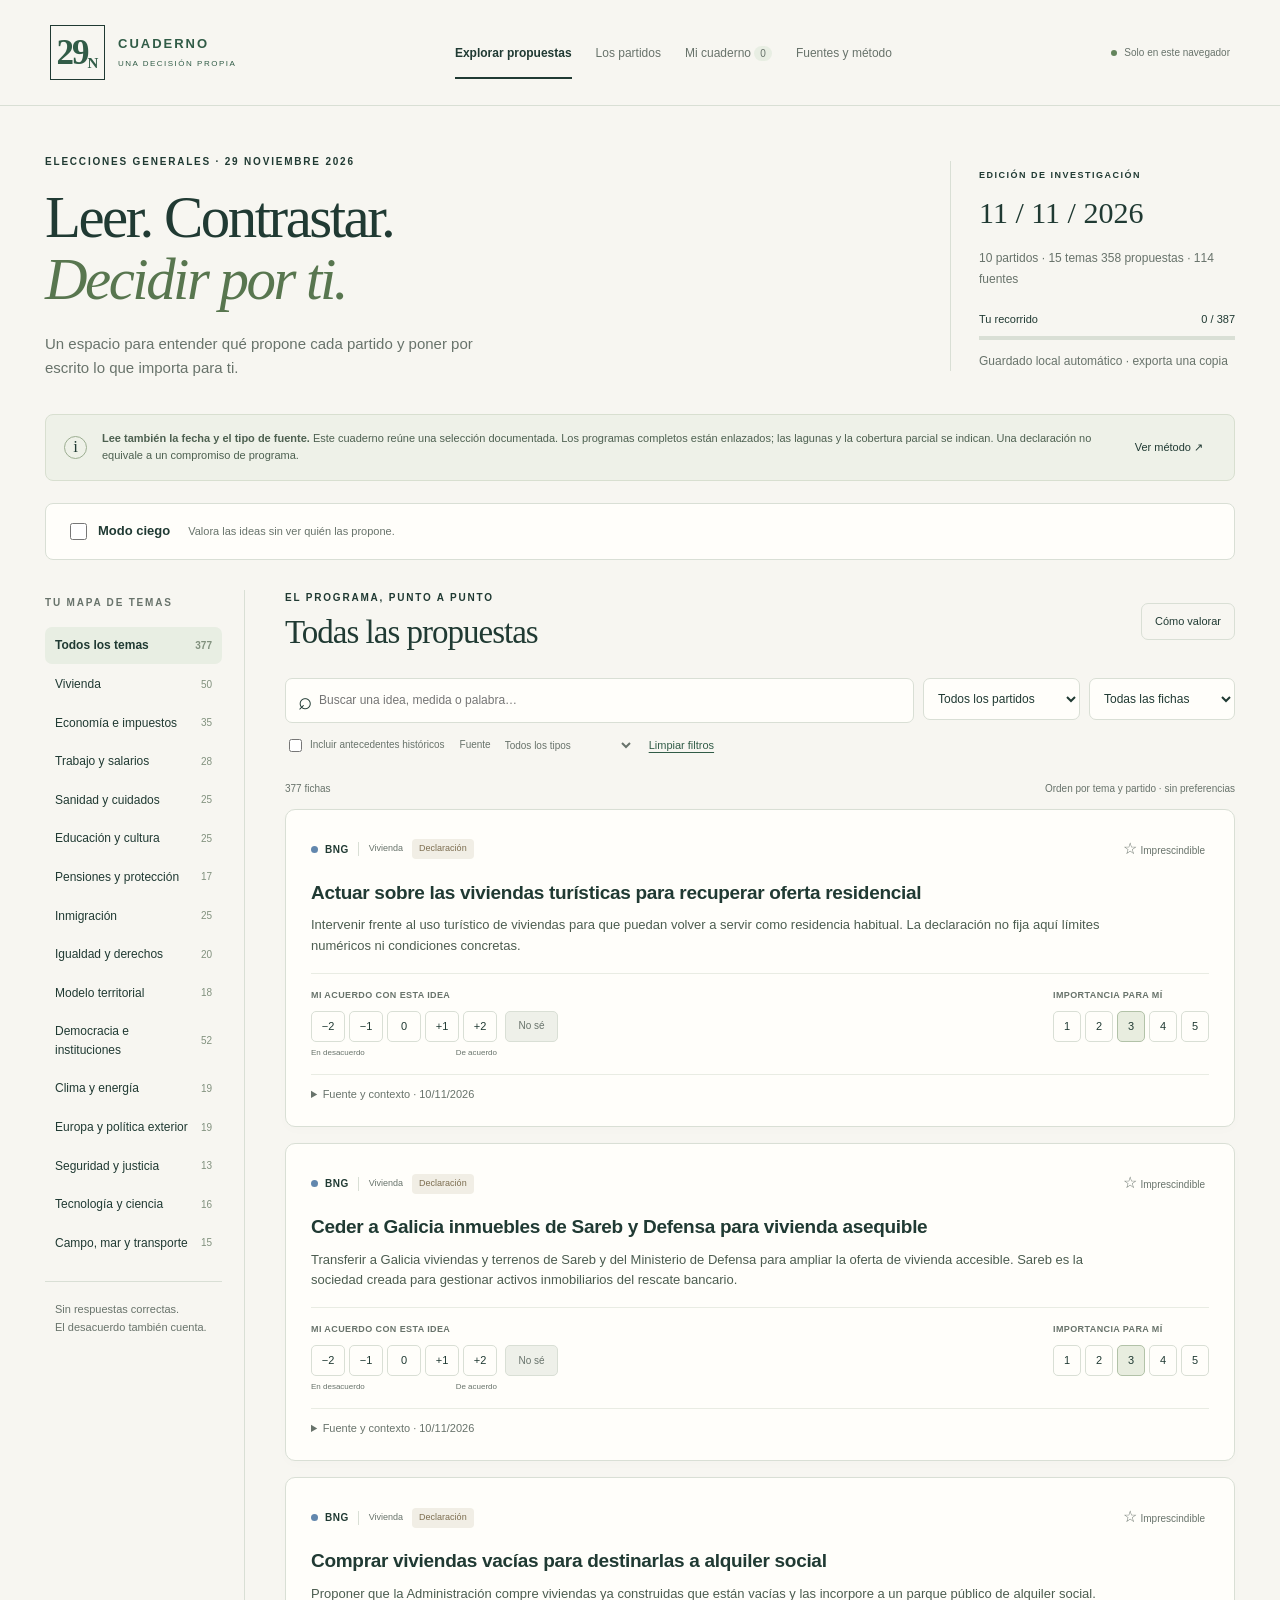
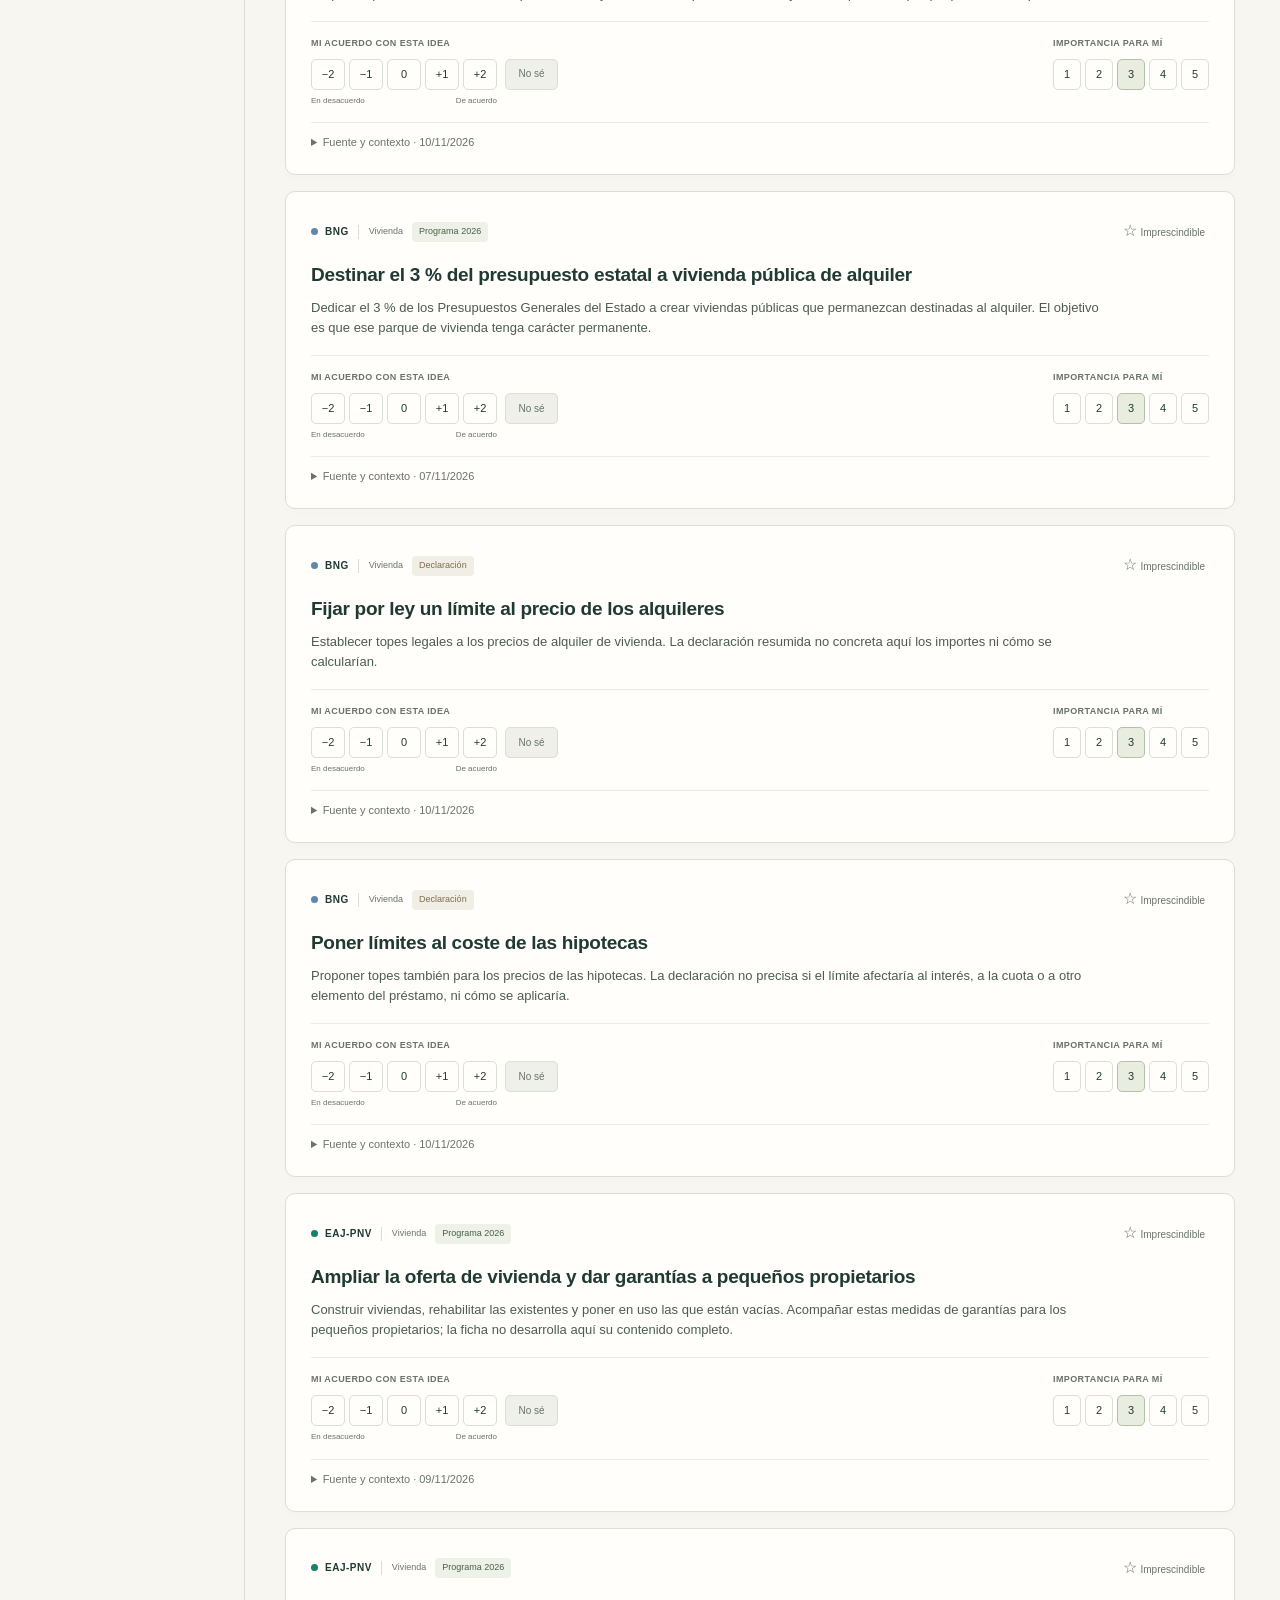
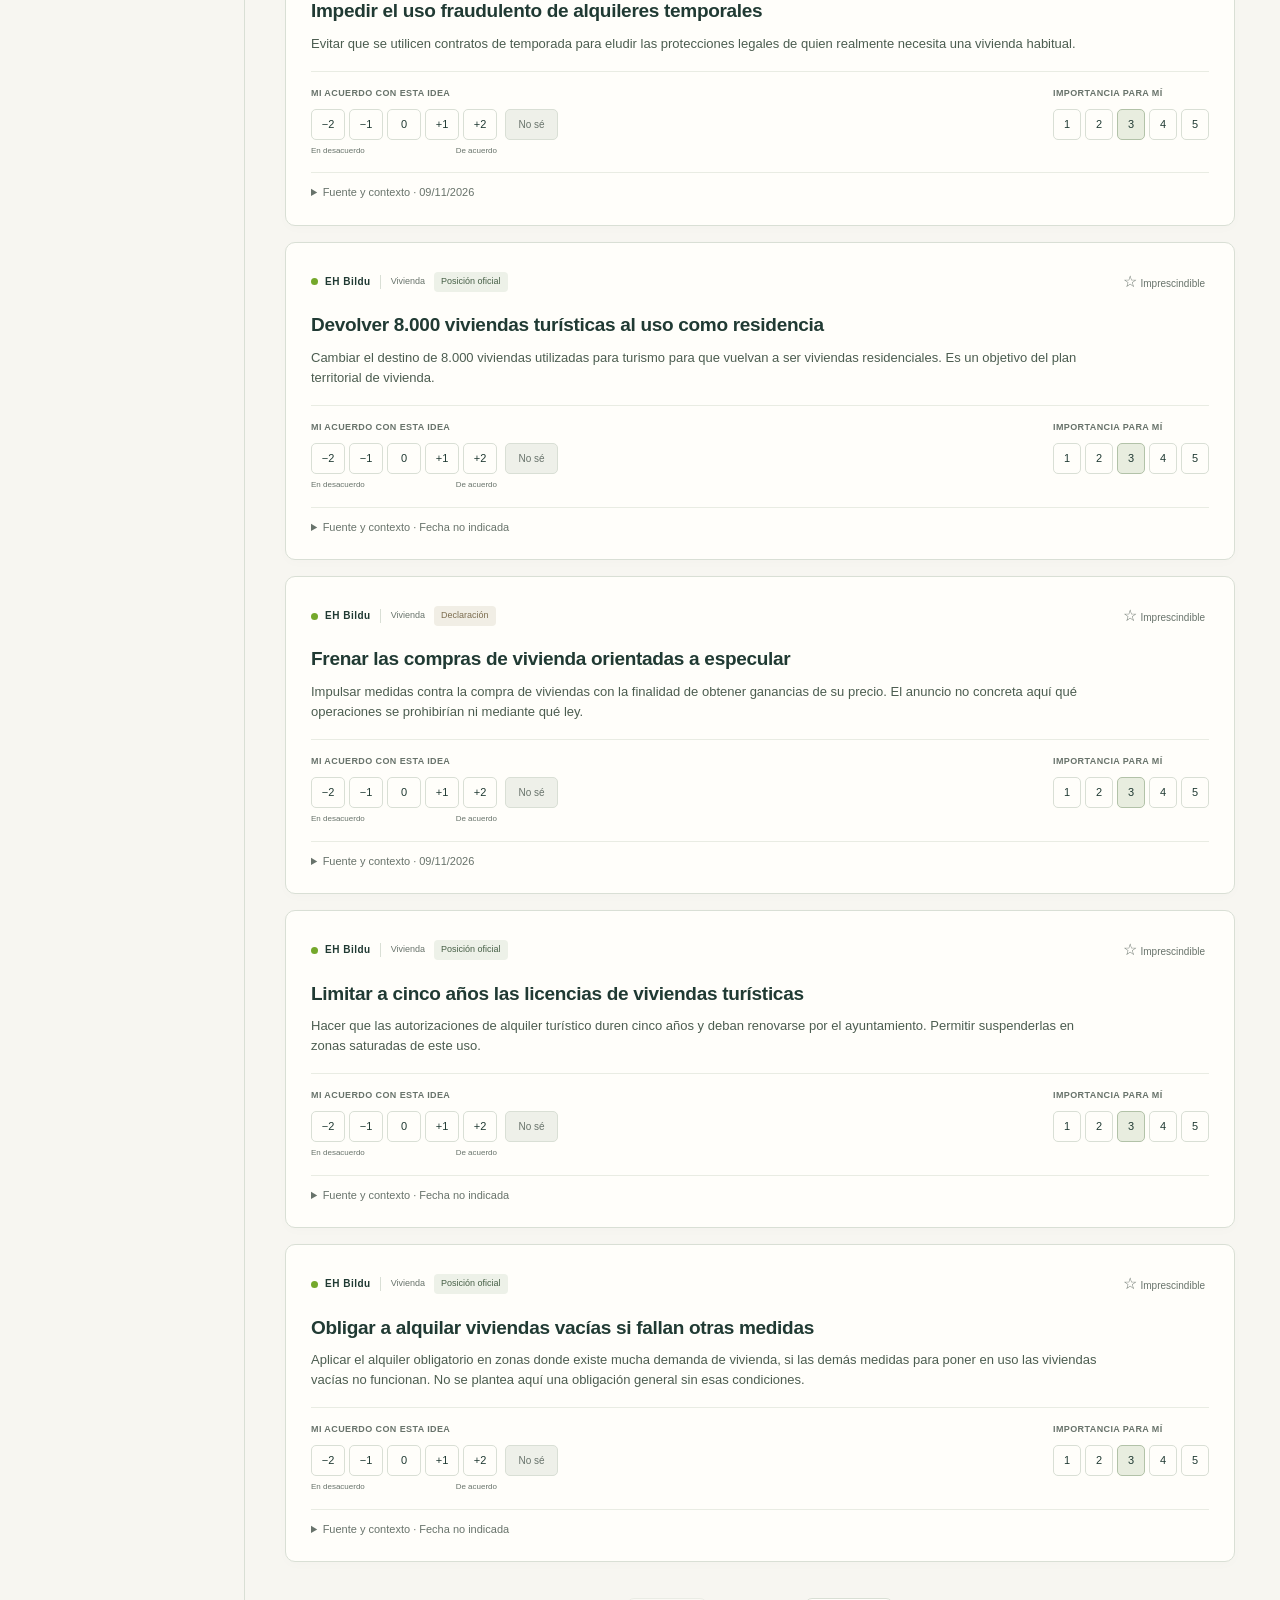
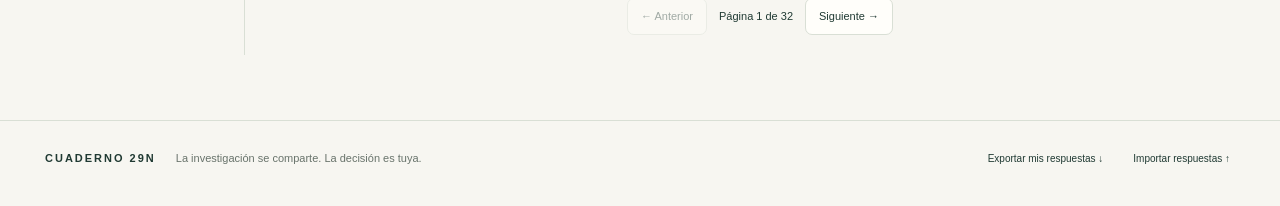
<file: index.html>
<!doctype html>
<html lang="es">
<head>
<meta charset="utf-8">
<meta name="viewport" content="width=device-width,initial-scale=1">
<meta name="description" content="Cuaderno personal para leer, contrastar y valorar propuestas políticas. Fuentes, fechas y valoraciones locales.">
<title>Cuaderno 29N · Una decisión propia</title>
<style>:root{--paper:#f7f6f1;--card:#fffefa;--ink:#203a33;--muted:#68736b;--line:#d9dfd5;--green:#315c47;--pale:#e8eee3;--gold:#9a6e36;--red:#9c514b;--shadow:0 5px 24px #183d2810}*{box-sizing:border-box}body{margin:0;background:var(--paper);color:var(--ink);font-family:-apple-system,BlinkMacSystemFont,"Segoe UI",sans-serif;font-size:15px;line-height:1.55}button,input,select,textarea{font:inherit;color:inherit}button,a,input,select,textarea{touch-action:manipulation}button{cursor:pointer;border:1px solid var(--line);border-radius:7px;background:var(--card);padding:9px 13px;transition:background .12s}button:hover{background:var(--pale)}button:focus-visible,a:focus-visible,input:focus-visible,select:focus-visible,textarea:focus-visible,summary:focus-visible{outline:3px solid #b78d54;outline-offset:3px}button:disabled{opacity:.4;cursor:default}a{color:var(--green);text-underline-offset:3px}h1,h2,h3,p{margin-top:0}h1,h2{font-family:Georgia,"Times New Roman",serif;font-weight:400}h1{font-size:clamp(40px,4.6vw,65px);letter-spacing:-2.5px;line-height:1.06;margin:17px 0 21px}h1 em{font-weight:400;color:#58764f}h2{font-size:33px;letter-spacing:-1px;line-height:1.2;margin:8px 0 0}h3{font-size:19px;line-height:1.4;letter-spacing:-.3px}small,.muted{color:var(--muted)}small{font-size:12px}strong{font-weight:600}.eyebrow{font-size:10px;font-weight:700;letter-spacing:1.8px}.masthead{display:flex;gap:30px;align-items:center;justify-content:space-between;max-width:1480px;margin:auto;padding:25px 50px;border-bottom:1px solid var(--line)}.brand{display:flex;align-items:center;gap:13px;text-decoration:none;font-weight:750;letter-spacing:2px;font-size:13px;flex-shrink:0}.brand-mark{font-family:Georgia,serif;letter-spacing:-2px;font-size:35px;line-height:1;border:1px solid var(--ink);width:55px;height:55px;display:flex;align-items:center;justify-content:center}.brand-mark span{font-size:15px;align-self:flex-end;margin-bottom:8px;letter-spacing:0}.brand-sub{display:block;font-size:8px;letter-spacing:1.5px;font-weight:500;margin-top:4px}.masthead nav{display:flex;gap:24px}.masthead nav button{font-size:12px;border:0;border-radius:0;background:transparent;padding:18px 0 14px;border-bottom:2px solid transparent;color:var(--muted);white-space:nowrap}.masthead nav button.active{border-bottom-color:var(--ink);color:var(--ink);font-weight:650}#nav-count{background:var(--pale);padding:2px 6px;border-radius:10px;font-size:10px}.local-badge{font-size:10px;white-space:nowrap;color:var(--muted)}.local-badge i{display:inline-block;width:6px;height:6px;border-radius:100%;background:#63845c;margin-right:5px}main{max-width:1380px;margin:auto;padding:0 45px}.intro{padding:48px 0 35px;display:flex;justify-content:space-between;gap:70px;align-items:center}.intro>div:first-child{max-width:610px}.intro p{color:var(--muted);font-size:15px;max-width:470px;margin:0}.intro-side{max-width:285px;width:100%;border-left:1px solid var(--line);padding-left:28px}.edition{font-size:9px;letter-spacing:1.5px;font-weight:650}.intro-side>strong{display:block;font-family:Georgia,serif;font-size:30px;font-weight:400;margin:5px 0 12px}.intro-side p{font-size:12px;line-height:1.7}.progress-caption{display:flex;justify-content:space-between;font-size:11px;margin-top:22px}.progress-track{height:4px;background:var(--line);margin:8px 0 8px;overflow:hidden}.progress-track>div{height:100%;background:var(--green);transition:width .2s}.research-note{display:flex;align-items:center;gap:15px;border:1px solid #d8dfd0;border-radius:8px;padding:15px 18px;background:#eef1e8;margin-bottom:37px}.research-note p{margin:0;font-size:11px;color:#4d6050}.research-note button{flex-shrink:0;background:transparent;border:0;font-size:11px}.note-icon{font-family:Georgia,serif;font-size:17px;border:1px solid #9cae91;border-radius:50%;width:23px;height:23px;display:flex;align-items:center;justify-content:center;flex-shrink:0}.workspace{display:grid;grid-template-columns:200px minmax(0,1fr);gap:40px}.sidebar{border-right:1px solid var(--line);padding-right:22px}.sidebar>.eyebrow{margin:5px 0 17px;color:var(--muted)}.topic-button{display:flex;justify-content:space-between;gap:8px;align-items:center;width:100%;border:0;background:transparent;padding:9px 10px;font-size:12px;text-align:left;margin:2px 0}.topic-button span{font-size:10px;color:#81917e}.topic-button.active{background:var(--pale);font-weight:650}.sidebar-foot{font-size:11px;color:var(--muted);border-top:1px solid var(--line);margin-top:20px;padding:19px 10px}.section-heading{display:flex;justify-content:space-between;align-items:center;gap:15px;margin-bottom:25px}.quiet{background:transparent;font-size:11px}.filters{display:flex;gap:9px}.filters select,.filter-secondary select{background:var(--card);border:1px solid var(--line);border-radius:7px;padding:12px 28px 12px 10px;font-size:12px;max-width:200px}.search{flex:1;display:flex;align-items:center;gap:7px;background:var(--card);border:1px solid var(--line);border-radius:7px;padding:0 12px}.search span{font-size:24px}.search input{width:100%;padding:12px 0;border:0;background:transparent;font-size:12px;min-width:40px}.search input:focus{outline:0}.search:focus-within{outline:2px solid #b78d54}.filter-secondary{display:flex;gap:15px;align-items:center;flex-wrap:wrap;font-size:10px;margin-top:12px;color:var(--muted)}.filter-secondary label{display:flex;gap:5px;align-items:center}.filter-secondary select{padding:4px 5px;font-size:10px;background:transparent;border:0;max-width:190px}input[type=checkbox]{accent-color:var(--green)}.text-button{padding:0;border:0;background:transparent;color:var(--green);font-size:11px;text-decoration:underline;text-underline-offset:3px}.result-line{display:flex;justify-content:space-between;gap:10px;color:var(--muted);font-size:10px;margin:25px 0 13px}.policy-card{background:var(--card);border:1px solid var(--line);border-radius:10px;margin-bottom:16px;padding:23px 25px;box-shadow:0 3px 12px #183d2804}.card-top{display:flex;align-items:center;justify-content:space-between;gap:10px;margin-bottom:14px}.card-labels{display:flex;align-items:center;gap:9px;flex-wrap:wrap}.party-tag{font-size:10px;font-weight:750;letter-spacing:.5px;display:inline-flex;gap:7px;align-items:center}.party-tag:before{content:"";width:7px;height:7px;background:var(--party-color,#536f4d);border-radius:50%}.topic-tag{font-size:9px;color:var(--muted);border-left:1px solid var(--line);padding-left:10px}.source-tag{font-size:9px;display:inline-block;padding:3px 7px;border-radius:4px;background:#edf1e8;color:#476047}.source-tag.historical{color:#826030;background:#f5eddf}.source-tag.statement{background:#f1eee5;color:#7c6d4f}.source-tag.principle{background:#eeeaf2;color:#736482}.essential-button{font-size:10px;border:0;background:transparent;color:var(--muted);padding:4px;white-space:nowrap}.essential-button[aria-pressed=true]{color:#8a6025;background:#f8ecd7}.essential-button span{font-size:16px;margin-right:4px}.policy-card h3{margin:0 0 9px}.policy-summary{font-size:13px;color:#4c5d50;max-width:790px;margin:0 0 17px}.rating-row{display:flex;gap:30px;align-items:flex-start;border-top:1px solid #e9ece3;padding-top:15px}.rating-label{font-size:9px;font-weight:650;letter-spacing:.4px;margin-bottom:8px;color:var(--muted)}.rating-scale{display:flex;gap:4px;flex-wrap:wrap}.rating-scale button{font-size:11px;min-width:34px;padding:6px 8px;border-radius:5px}.rating-scale button[aria-pressed=true]{background:var(--green);color:white;border-color:var(--green)}.rating-scale button.negative[aria-pressed=true]{background:#90574e;border-color:#90574e}.rating-scale button.unknown{font-size:10px;min-width:53px;margin-left:4px}.rating-scale .unknown[aria-pressed=true]{background:#eef0e9;color:var(--muted);border-color:var(--line)}.scale-captions{display:flex;justify-content:space-between;font-size:8px;color:var(--muted);width:186px;margin-top:5px}.importance{margin-left:auto}.importance .rating-scale button{min-width:28px;padding:6px 7px}.importance .rating-scale button[aria-pressed=true]{background:#e8eddf;color:var(--ink);border-color:#b2c2a8}.card-details{font-size:11px;border-top:1px solid #e9ece3;margin-top:15px;padding-top:11px}.card-details>summary{cursor:pointer;color:var(--muted)}.details-body{padding-top:13px}.details-body p{margin-bottom:9px}.source-link{display:block;padding:6px 0;overflow-wrap:anywhere}.source-link small{font-size:10px;color:var(--muted);display:block;text-decoration:none}.qualification{border-left:2px solid #cfbc94;padding:6px 11px;color:#766249;font-size:11px;margin-top:10px}.note-field{display:block;font-size:10px;font-weight:600;margin-top:15px}.note-field textarea{display:block;width:100%;resize:vertical;min-height:65px;border:1px solid var(--line);border-radius:5px;background:#fcfcf7;padding:10px;margin-top:6px;font-size:12px;font-weight:400}.has-note{color:var(--gold);font-size:10px}.pagination{display:flex;gap:12px;align-items:center;justify-content:center;padding:20px;font-size:11px}.pagination button{font-size:11px}.empty{padding:45px 25px;text-align:center;border:1px dashed var(--line);border-radius:8px;color:var(--muted)}.empty h3{color:var(--ink)}.view-intro{max-width:780px;margin-bottom:28px}.view-intro p{font-size:13px;color:var(--muted);margin-top:15px}.party-grid{display:grid;grid-template-columns:repeat(2,minmax(0,1fr));gap:20px}.party-panel,.method-panel{background:var(--card);border:1px solid var(--line);border-radius:10px;padding:25px}.party-panel h3{font-size:22px;margin:12px 0 8px}.party-panel p,.party-panel li{font-size:12px}.party-panel ul{padding-left:20px}.party-panel .manifesto-status{font-size:11px;color:#75613e;border-top:1px solid var(--line);padding-top:13px}.party-actions{display:flex;gap:10px;margin-top:17px;flex-wrap:wrap}.party-actions button,.party-actions a{font-size:11px}.party-actions a{padding:9px 0}.party-panel details{font-size:11px;margin-top:17px}.party-panel summary{cursor:pointer}.gap-list{color:#7d6f56}.topic-coverage{display:flex;gap:5px;flex-wrap:wrap;margin-top:13px}.coverage-chip{font-size:9px;border:1px solid var(--line);border-radius:4px;padding:3px 5px;color:var(--muted)}.coverage-chip.gap{border-style:dashed;color:#958269}.method-grid{display:grid;grid-template-columns:1fr 1fr;gap:20px}.method-panel h3{font-family:Georgia,serif;font-size:23px;font-weight:400}.method-panel p,.method-panel li{font-size:12px}.method-panel ul,.method-panel ol{padding-left:18px}.source-register{margin-top:30px}.source-row{display:flex;justify-content:space-between;gap:15px;padding:15px 0;border-bottom:1px solid var(--line);font-size:12px}.source-row>div{max-width:80%}.source-row a{display:block}.source-row small{display:block;font-size:10px}.source-index{font-size:10px;color:var(--muted)}.balance-tools{display:flex;gap:10px;flex-wrap:wrap;margin-bottom:25px}.balance-tools button{font-size:12px}.balance-table-wrap{overflow:auto}.balance-table{width:100%;border-collapse:collapse;font-size:12px}.balance-table th{text-align:left;font-size:9px;color:var(--muted);font-weight:650;text-transform:uppercase;letter-spacing:.7px;white-space:nowrap}.balance-table th,.balance-table td{padding:15px 12px;border-bottom:1px solid var(--line)}.balance-table td:first-child{padding-left:0}.balance-table th:first-child{padding-left:0}.balance-meter{width:160px;height:5px;background:#e6e7df;position:relative;margin-top:6px}.balance-meter:after{content:"";position:absolute;left:50%;top:-2px;height:9px;border-left:1px solid #7e887a}.balance-meter>span{height:5px;display:block;position:absolute;background:#719065}.balance-meter>span.neg{background:#bd8b7d}.score{font-weight:650}.balance-note{font-size:11px;color:var(--muted);max-width:800px;margin:18px 0 30px}.priorities{display:grid;grid-template-columns:repeat(3,minmax(0,1fr));gap:10px;margin-top:20px}.priority-row{display:flex;justify-content:space-between;gap:10px;align-items:center;background:var(--card);border:1px solid var(--line);padding:9px 12px;border-radius:6px;font-size:11px}.priority-row select{border:1px solid var(--line);border-radius:4px;background:transparent;padding:3px}.balance-section{border-top:1px solid var(--line);padding-top:30px;margin-top:30px}.balance-section>p{font-size:12px;color:var(--muted)}.essential-grid{display:grid;grid-template-columns:1fr 1fr;gap:12px}.essential-item{background:var(--card);padding:16px;border:1px solid var(--line);border-radius:7px}.essential-item p{font-size:12px;margin:9px 0}.essential-item small{display:block}.essential-item button{font-size:10px;margin-top:10px}.backup-note{border:1px solid var(--line);border-radius:7px;background:#eef1e8;padding:14px;font-size:11px;margin-bottom:23px}.backup-note p{margin:0}footer{max-width:1380px;margin:65px auto 0;border-top:1px solid var(--line);padding:25px 45px 35px;display:flex;gap:20px;align-items:center}footer>span{font-size:11px;font-weight:700;letter-spacing:2px}footer p{font-size:11px;color:var(--muted);margin:0;flex:1}footer button{font-size:10px;border:0;background:transparent;padding:5px}.primary{background:var(--green);color:white;border-color:var(--green)}.primary:hover{background:#214b35}dialog{border:1px solid var(--line);background:var(--paper);border-radius:12px;padding:35px;max-width:540px;width:calc(100% - 32px);box-shadow:var(--shadow);color:var(--ink)}dialog::backdrop{background:#152b2780;backdrop-filter:blur(3px)}dialog h2{margin:15px 0 22px}dialog p{font-size:13px}.dialog-close{position:absolute;right:15px;top:10px;border:0;background:transparent;font-size:25px}.dialog-actions{display:flex;justify-content:flex-end;gap:10px}.toast{position:fixed;bottom:25px;left:50%;transform:translateX(-50%);max-width:calc(100% - 30px);padding:12px 20px;background:var(--ink);color:white;border-radius:8px;font-size:12px;z-index:20;box-shadow:var(--shadow)}[hidden]{display:none!important}.sr-only{position:absolute;width:1px;height:1px;padding:0;margin:-1px;overflow:hidden;clip:rect(0,0,0,0);white-space:nowrap;border:0}.skip{position:fixed;top:-100px;left:20px;background:white;z-index:50;padding:10px}.skip:focus{top:10px}
@media(min-width:1450px){main{padding:0 65px}.masthead{padding-left:100px;padding-right:100px}}
@media(max-width:1100px){.masthead{padding:20px 30px;gap:20px}.local-badge{display:none}.masthead nav{gap:20px}main{padding:0 30px}.workspace{grid-template-columns:170px minmax(0,1fr);gap:25px}.sidebar{padding-right:15px}.filters{flex-wrap:wrap}.search{flex-basis:100%}.filters>label:not(.search){flex:1}.filters select{max-width:none;width:100%}.rating-row{gap:15px}.party-grid{gap:15px}.priorities{grid-template-columns:repeat(2,minmax(0,1fr))}}
@media(max-width:720px){.masthead{padding:18px 20px 0;flex-wrap:wrap;gap:10px}.brand-mark{width:42px;height:42px;font-size:28px}.brand-mark span{font-size:12px;margin-bottom:6px}.brand{font-size:11px}.brand-sub{font-size:7px}.masthead nav{width:100%;overflow-x:auto;gap:22px}.masthead nav button{font-size:10px;padding:12px 0}.masthead nav button:nth-child(1){flex-shrink:0}main{padding:0 20px}.intro{padding:30px 0 25px;gap:25px;align-items:flex-start}.intro h1{font-size:42px;letter-spacing:-1.5px}.intro .eyebrow{font-size:8px;letter-spacing:1px}.intro p{font-size:12px}.intro-side{max-width:145px;padding-left:16px;margin-top:10px}.intro-side>strong{font-size:20px}.intro-side .edition{font-size:7px;letter-spacing:1px}.intro-side p{font-size:10px}.intro-side small{font-size:9px}.progress-caption{font-size:9px}.research-note{padding:12px;gap:10px;margin-bottom:25px}.research-note p{font-size:10px}.research-note button{display:none}.workspace{display:block}.sidebar{border:0;padding:0;margin-bottom:20px}.sidebar>.eyebrow,.sidebar-foot{display:none}#topic-list{display:flex;gap:5px;overflow-x:auto;padding-bottom:6px}.topic-button{white-space:nowrap;width:auto;border:1px solid var(--line);font-size:11px;padding:7px 12px;gap:8px}.section-heading{margin-bottom:18px}h2{font-size:28px}.section-heading .eyebrow{font-size:8px}.quiet{font-size:10px;padding:7px 8px}.result-line{font-size:9px;align-items:flex-end}.result-line>span:last-child{max-width:145px;text-align:right}.policy-card{padding:18px}.card-top{align-items:flex-start;gap:5px}.card-labels{gap:7px}.essential-button{font-size:0;line-height:1}.essential-button span{font-size:21px;margin:0}.policy-card h3{font-size:17px}.policy-summary{font-size:12px}.rating-row{gap:15px;flex-wrap:wrap}.importance{margin-left:0}.rating-scale button{min-width:32px;padding:6px}.rating-scale .unknown{margin-left:1px}.importance .rating-scale button{min-width:26px;padding:6px}.party-grid,.method-grid,.essential-grid{grid-template-columns:1fr}.party-panel,.method-panel{padding:21px}.priorities{grid-template-columns:1fr 1fr;gap:7px}.priority-row{font-size:10px;padding:8px}.source-row{font-size:11px}.source-row>div{max-width:90%}.source-index{display:none}footer{padding:22px 20px;margin-top:40px;gap:12px;flex-wrap:wrap}footer p{flex-basis:60%;font-size:10px}footer button{font-size:10px}.filter-secondary{gap:8px;font-size:9px}.filter-secondary select{max-width:145px;font-size:9px}.filter-secondary .text-button{font-size:9px}}
@media(max-width:420px){.intro{gap:10px}.intro-side{max-width:115px;padding-left:12px}.intro h1{font-size:36px}.intro-side>strong{font-size:16px}.intro p{font-size:11px}.intro-side p{font-size:9px}.intro-side .edition{font-size:6px}.rating-row{gap:12px}.importance{width:100%}.importance .rating-scale{display:inline-flex}.importance .rating-label{margin-bottom:6px}.priorities{grid-template-columns:1fr}}
@media print{body{background:white}.masthead nav,.intro,.research-note,.sidebar,.filters,.filter-secondary,footer,.pagination,.rating-row,button,.toast{display:none!important}.workspace{display:block}.policy-card{break-inside:avoid;box-shadow:none;border-color:#aaa}.view[hidden]{display:none!important}main{padding:0}.brand{margin-bottom:10px}.source-link{color:black}.card-details>summary{display:none}details{display:block}h1{font-size:30px}.party-grid,.method-grid{display:block}.party-panel,.method-panel{margin-bottom:20px}}

.blind-toolbar{display:flex;align-items:center;gap:18px;flex-wrap:wrap;padding:16px 20px;border:1px solid var(--line);border-radius:8px;margin:-15px 0 30px;background:var(--card)}.blind-toolbar label{display:flex;align-items:center;gap:8px;cursor:pointer;font-size:13px}.blind-toolbar input{width:17px;height:17px}.blind-toolbar p{font-size:11px;color:var(--muted);flex:1;min-width:180px;margin:0}.blind-toolbar button{font-size:11px}.blind-tag{font-size:10px;color:var(--muted)}@media(max-width:720px){.blind-toolbar{padding:13px;gap:10px}.blind-toolbar p{flex-basis:100%}}@media print{.blind-toolbar{display:none}}

.saved-answers{margin:30px 0 40px}.saved-answers>p{font-size:12px;color:var(--muted);max-width:800px;margin:15px 0 20px}.saved-selection{color:var(--ink)}
</style>
</head>
<body>
<a class="skip" href="#content">Saltar al contenido</a>
<header class="masthead">
 <a class="brand" href="#explorar" aria-label="Cuaderno 29N, inicio"><span class="brand-mark">29<span>N</span></span><span>CUADERNO<span class="brand-sub">UNA DECISIÓN PROPIA</span></span></a>
 <nav aria-label="Navegación principal"><button data-view="explorar" class="active">Explorar propuestas</button><button data-view="partidos">Los partidos</button><button data-view="balance">Mi cuaderno <span id="nav-count">0</span></button><button data-view="fuentes">Fuentes y método</button></nav>
 <span class="local-badge"><i></i> Solo en este navegador</span>
</header>
<main id="content" tabindex="-1">
 <section class="intro"><div><div class="eyebrow">ELECCIONES GENERALES · 29 NOVIEMBRE 2026</div><h1>Leer. Contrastar.<br><em>Decidir por ti.</em></h1><p>Un espacio para entender qué propone cada partido y poner por escrito lo que importa para ti.</p></div><div class="intro-side"><span class="edition">EDICIÓN DE INVESTIGACIÓN</span><strong>11 / 11 / 2026</strong><p id="dataset-stats"></p><div class="progress-caption"><span>Tu recorrido</span><span id="progress-text"></span></div><div class="progress-track"><div id="progress-bar"></div></div><small id="save-status" role="status">Las valoraciones se guardan aquí.</small></div></section>
 <div class="research-note"><span class="note-icon">i</span><p><strong>Lee también la fecha y el tipo de fuente.</strong> Este cuaderno reúne una selección documentada. Los programas completos están enlazados; las lagunas y la cobertura parcial se indican. Una declaración no equivale a un compromiso de programa.</p><button data-view="fuentes">Ver método <span aria-hidden="true">↗</span></button></div>
 <section class="blind-toolbar" aria-label="Modo de lectura"><label><input type="checkbox" id="blind-toggle"> <strong>Modo ciego</strong></label><p id="blind-description">Valora las ideas sin ver quién las propone.</p><button id="blind-reveal" hidden>Revelar partidos y ver mi balance</button></section>
 <section id="view-explorar" class="view">
  <div class="workspace"><aside class="sidebar"><div class="eyebrow">TU MAPA DE TEMAS</div><div id="topic-list"></div><div class="sidebar-foot">Sin respuestas correctas.<br>El desacuerdo también cuenta.</div></aside><div class="reading">
   <div class="section-heading"><div><div class="eyebrow" id="section-kicker">EL PROGRAMA, PUNTO A PUNTO</div><h2 id="topic-heading">Todas las propuestas</h2></div><button class="quiet" id="help-button">Cómo valorar</button></div>
   <div class="filters"><label class="search"><span aria-hidden="true">⌕</span><input id="search" type="search" placeholder="Buscar una idea, medida o palabra…" aria-label="Buscar propuestas"></label><label><span class="sr-only">Partido</span><select id="party-filter"></select></label><label><span class="sr-only">Estado de valoración</span><select id="rating-filter"><option value="all">Todas las fichas</option><option value="unrated">Sin valorar</option><option value="rated">Valoradas</option><option value="essential">Imprescindibles</option><option value="notes">Con notas</option></select></label></div>
   <div class="filter-secondary"><label><input type="checkbox" id="history-filter"> Incluir antecedentes históricos</label><label><span>Fuente</span> <select id="kind-filter"><option value="all">Todos los tipos</option><option value="manifesto_2026">Programa 2026</option><option value="official_position">Posición oficial</option><option value="statement">Declaración</option><option value="record">Actuación documentada</option><option value="principle">Principios</option><option value="historical">Antecedente histórico</option></select></label><button id="clear-filters" class="text-button">Limpiar filtros</button></div>
   <div class="result-line"><span id="result-count" role="status"></span><span id="order-description">Orden por tema y partido · sin preferencias</span></div><div id="policy-list"></div><div id="pagination" class="pagination"></div>
  </div></div>
 </section>
 <section id="view-partidos" class="view" hidden></section>
 <section id="view-balance" class="view" hidden></section>
 <section id="view-fuentes" class="view" hidden></section>
</main>
<footer><span>CUADERNO 29N</span><p>La investigación se comparte. La decisión es tuya.</p><button id="export-button">Exportar mis respuestas ↓</button><button id="import-button">Importar respuestas ↑</button><input type="file" id="import-file" accept="application/json,.json" hidden></footer>
<dialog id="help-dialog"><form method="dialog"><button class="dialog-close" aria-label="Cerrar">×</button><div class="eyebrow">CÓMO USAR TU CUADERNO</div><h2>Dos preguntas distintas.</h2><p><strong>¿Estás de acuerdo?</strong> Valora la propuesta de −2 (muy en desacuerdo) a +2 (muy de acuerdo). El 0 expresa neutralidad o una valoración mixta. «No sé» deja la ficha sin puntuar.</p><p><strong>¿Cuánto te importa?</strong> Elige de 1 a 5. Marca «Imprescindible» si quieres tenerla siempre presente, tanto a favor como en contra. Esa marca no cambia el cálculo.</p><p>Las notas te ayudan a recordar condiciones, dudas y motivos. Abre «Fuente y contexto» para consultar el original.</p><p class="muted">Tus respuestas se guardan en este navegador. Exporta una copia antes de cambiar de equipo, navegador o ubicación del archivo. El HTML compartido no contiene tus respuestas.</p><button class="primary">Empezar a leer</button></form></dialog>
<dialog id="import-dialog"><div class="eyebrow">RECUPERAR TU CUADERNO</div><h2>Revisar la importación</h2><p id="import-description"></p><p>Se combinarán las respuestas. Cuando una ficha ya tenga una valoración, prevalecerá la del archivo importado. Las demás se conservarán.</p><div class="dialog-actions"><button id="cancel-import">Cancelar</button><button id="confirm-import" class="primary">Importar y combinar</button></div></dialog>
<div id="toast" class="toast" role="status" aria-live="polite" hidden></div>
<script id="research-data" type="application/json">{"version":"2026-11-11.2","wordingRevision":"plain-es-1","updated":"2026-11-11","topics":[{"id":"vivienda","name":"Vivienda"},{"id":"economia","name":"Economía e impuestos"},{"id":"empleo","name":"Trabajo y salarios"},{"id":"sanidad","name":"Sanidad y cuidados"},{"id":"educacion","name":"Educación y cultura"},{"id":"pensiones","name":"Pensiones y protección"},{"id":"inmigracion","name":"Inmigración"},{"id":"igualdad","name":"Igualdad y derechos"},{"id":"territorio","name":"Modelo territorial"},{"id":"instituciones","name":"Democracia e instituciones"},{"id":"clima","name":"Clima y energía"},{"id":"exterior","name":"Europa y política exterior"},{"id":"seguridad","name":"Seguridad y justicia"},{"id":"tecnologia","name":"Tecnología y ciencia"},{"id":"rural","name":"Campo, mar y transporte"}],"parties":[{"id":"pp","name":"Partido Popular","short":"PP","color":"#1675C1","description":"Su autodefinición combina liberalismo, democracia cristiana y conservadurismo, con economía social de mercado y unidad española.","ideals":[{"text":"Defender una economía basada en empresas e iniciativa privada, junto con medidas de cohesión social.","sourceIds":["pp-principles"]},{"text":"Defender la soberanía y la unidad de España, reconocer su pluralidad y apoyar una Unión Europea fuerte.","sourceIds":["pp-principles"]},{"text":"Defender una democracia que proteja las libertades individuales, la separación de poderes y la igualdad ante la ley.","sourceIds":["pp-principles"]}],"manifesto":{"status":"published_partial_review","title":"La Reconstrucción Nacional","url":"https://www.pp.es/wp-content/uploads/2026/11/LA-RECONSTRUCCION-NACIONAL.pdf","date":"2026-11-10","coverageNote":"Programa completo localizado, pero no extraído íntegramente. Esta selección contrasta resúmenes oficiales de presentación, planes sectoriales y declaraciones. No representa todas sus 249 medidas."},"positions":[{"id":"pp-iva-vivienda","topic":"vivienda","title":"Bajar al 4 % el IVA de la primera vivienda para menores de 40 años","summary":"Reducir al 4 % el IVA, el impuesto que se paga al comprar una vivienda nueva, para compradores menores de 40 años que adquieran su primera vivienda. Permitir pagar ese impuesto en varios plazos.","kind":"manifesto_2026","sourceIds":["pp-launch"],"locator":"Objetivo 4","date":"2026-11-10","qualification":""},{"id":"pp-irpf-joven","topic":"economia","title":"Pagar menos impuesto sobre la renta entre los 18 y los 35 años","summary":"Para jóvenes de 18 a 35 años, no cobrar el impuesto sobre la renta (IRPF) el primer año y cobrar solo el 25 %, el 50 % y el 75 % de lo que les correspondería en los tres siguientes. Son descuentos sobre la cantidad a pagar, no tipos impositivos.","kind":"manifesto_2026","sourceIds":["pp-launch"],"locator":"Objetivo 4","date":"2026-11-10","qualification":"No son tipos marginales del IRPF. Los requisitos detallados deben cotejarse con el programa completo."},{"id":"pp-medicos","topic":"sanidad","title":"Añadir al menos 4.500 médicos a la atención primaria","summary":"Incorporar al menos 4.500 médicos a los servicios de atención primaria, como los centros de salud. La medida busca reforzar la atención médica más cercana al paciente.","kind":"manifesto_2026","sourceIds":["pp-launch"],"locator":"Objetivo 4","date":"2026-11-10","qualification":""},{"id":"pp-constitucional","topic":"instituciones","title":"Impedir que políticos recientes entren en el Tribunal Constitucional","summary":"No permitir que sea candidato a este tribunal quien haya ocupado un cargo político en los cinco años anteriores. El Tribunal Constitucional decide si las leyes respetan la Constitución.","kind":"manifesto_2026","sourceIds":["pp-launch"],"locator":"Objetivo 2","date":"2026-11-10","qualification":""},{"id":"pp-fiscal","topic":"instituciones","title":"Cambiar el nombramiento y la duración del cargo de fiscal general","summary":"Fijar un único mandato de cinco años para el fiscal general, que dirige la Fiscalía. Exigir un informe vinculante del Consejo General del Poder Judicial para su nombramiento y cesarlo si es procesado penalmente.","kind":"manifesto_2026","sourceIds":["pp-launch"],"locator":"Objetivo 2","date":"2026-11-10","qualification":""},{"id":"pp-presupuestos","topic":"instituciones","title":"Convocar elecciones si se encadenan dos prórrogas del presupuesto","summary":"Disolver el Congreso y el Senado cuando se prorrogue por segunda vez consecutiva el presupuesto anterior por no haberse aprobado uno nuevo. La disolución daría paso a elecciones.","kind":"manifesto_2026","sourceIds":["pp-launch"],"locator":"Objetivo 2","date":"2026-11-10","qualification":""},{"id":"pp-licencias","topic":"vivienda","title":"Dar por concedida una licencia de construcción si no se responde en tres meses","summary":"Obligar a resolver las solicitudes de licencia para construir en tres meses. Si la Administración no responde en ese plazo, la solicitud se entendería aceptada: eso significa «silencio administrativo positivo».","kind":"manifesto_2026","sourceIds":["pp-launch"],"locator":"Objetivo 4","date":"2026-11-10","qualification":""},{"id":"pp-familia","topic":"economia","title":"Unificar las deducciones familiares y abonarlas cada mes","summary":"Reunir los descuentos fiscales para familias en una deducción reembolsable, que puede dar lugar a un pago. Abonarla mensualmente y ajustar por la subida de precios los mínimos familiares que reducen el impuesto sobre la renta.","kind":"manifesto_2026","sourceIds":["pp-launch"],"locator":"Objetivo 4","date":"2026-11-10","qualification":""},{"id":"pp-pau","topic":"educacion","title":"Acordar una prueba común de acceso a la universidad","summary":"Pactar con las comunidades autónomas y las universidades una prueba común de acceso universitario, conocida como PAU. La propuesta trata de que el examen siga un modelo compartido.","kind":"manifesto_2026","sourceIds":["pp-launch"],"locator":"Objetivo 3","date":"2026-11-10","qualification":""},{"id":"pp-presencia","topic":"territorio","title":"Reforzar las oficinas del Estado en determinados territorios","summary":"Revisar las oficinas y el personal de la Administración estatal en las distintas comunidades. Prestar especial atención al País Vasco, Navarra y Cataluña.","kind":"manifesto_2026","sourceIds":["pp-launch"],"locator":"Objetivo 1","date":"2026-11-10","qualification":""},{"id":"pp-activacion","topic":"empleo","title":"Unificar ayudas de ingresos y permitir cobrarlas al empezar a trabajar","summary":"Reunir el ingreso mínimo vital y los subsidios en una prestación orientada a encontrar empleo. Permitir que quien empiece a trabajar pueda seguir cobrando esta ayuda desde el primer día, con las condiciones que se establezcan.","kind":"statement","sourceIds":["pp-speech"],"locator":"Presentación: renta de activación","date":"2026-11-10","qualification":""},{"id":"pp-absentismo","topic":"empleo","title":"Crear un plan contra las ausencias laborales fraudulentas","summary":"Impulsar un plan contra las faltas al trabajo basadas en fraude. La propuesta se refiere al absentismo fraudulento; este resumen no concreta qué controles o sanciones incluiría.","kind":"statement","sourceIds":["pp-speech"],"locator":"Presentación: empleo","date":"2026-11-10","qualification":""},{"id":"pp-tarjeta","topic":"sanidad","title":"Poder usar la misma tarjeta sanitaria en toda España","summary":"Hacer que la tarjeta sanitaria de una comunidad autónoma sea reconocida por los servicios de salud de las demás. Se busca facilitar la atención cuando una persona se desplaza dentro de España.","kind":"statement","sourceIds":["pp-speech"],"locator":"Presentación: ciudadanía común","date":"2026-11-10","qualification":""},{"id":"pp-mercado","topic":"economia","title":"Evitar nuevos permisos regionales para ampliar una empresa por España","summary":"Permitir que una empresa amplíe su actividad a otras comunidades sin tener que solicitar de nuevo permisos territoriales. La propuesta busca que los requisitos para operar no se repitan en cada territorio.","kind":"statement","sourceIds":["pp-speech"],"locator":"Presentación: ciudadanía común","date":"2026-11-10","qualification":""},{"id":"pp-prestaciones","topic":"inmigracion","title":"Dar prioridad en las ayudas a quienes contribuyen a sostener el país","summary":"Establecer esa prioridad para acceder a prestaciones. La presentación no concreta cómo se mediría la contribución, a qué ayudas afectaría ni qué personas quedarían detrás en el orden de acceso.","kind":"statement","sourceIds":["pp-speech"],"locator":"Presentación: ciudadanía común","date":"2026-11-10","qualification":"Compromiso de la presentación; desarrollo y criterios concretos pendientes de cotejo con el texto completo."},{"id":"pp-nacionalidad","topic":"inmigracion","title":"Exigir vínculos con la lengua y los valores nacionales para obtener la nacionalidad","summary":"Incluir esos vínculos entre los requisitos para conseguir la nacionalidad española. La ficha de origen no detalla qué pruebas se pedirían ni cómo se valorarían los «valores nacionales».","kind":"statement","sourceIds":["pp-speech"],"locator":"Presentación: nacionalidad","date":"2026-11-10","qualification":""},{"id":"pp-irpf-inflacion","topic":"economia","title":"Ajustar el impuesto sobre la renta a la subida de precios","summary":"Actualizar los tramos estatales del IRPF según la inflación. Esto se conoce como «deflactar»: adaptar los límites del impuesto para que una subida de ingresos equivalente a la de los precios no aumente por sí sola la carga fiscal.","kind":"official_position","sourceIds":["pp-economy"],"locator":"Punto 1","date":"2026-09-27","qualification":""},{"id":"pp-iva-alimentos","topic":"economia","title":"Eliminar el IVA de alimentos básicos, carne, pescado y conservas","summary":"Aplicar un IVA del 0 % a los alimentos básicos e incluir también la carne, el pescado y las conservas. El IVA es el impuesto que se añade al precio de compra.","kind":"official_position","sourceIds":["pp-economy"],"locator":"Punto 1","date":"2026-09-27","qualification":""},{"id":"pp-nuclear","topic":"clima","title":"Permitir que las centrales nucleares sigan abiertas","summary":"Eliminar el calendario previsto de cierre de las centrales nucleares y garantizar condiciones que permitan que su actividad sea rentable.","kind":"official_position","sourceIds":["pp-economy"],"locator":"Punto 3","date":"2026-09-27","qualification":""},{"id":"pp-autonomos-iva","topic":"empleo","title":"Eximir de IVA a autónomos que facturen menos de 85.000 euros","summary":"Eximir del impuesto sobre el valor añadido (IVA) a autónomos con una facturación inferior a 85.000 euros. La facturación es lo que ingresan por sus ventas o servicios, no su beneficio después de gastos.","kind":"official_position","sourceIds":["pp-economy"],"locator":"Punto 5","date":"2026-09-27","qualification":""},{"id":"pp-autonomos-cuota","topic":"empleo","title":"Eliminar la cuota inicial para nuevos autónomos","summary":"Establecer una cuota de Seguridad Social de cero euros para quienes empiecen como autónomos. Esta ficha no especifica durante cuánto tiempo se aplicaría.","kind":"official_position","sourceIds":["pp-economy"],"locator":"Punto 5","date":"2026-09-27","qualification":""},{"id":"pp-autonomos-padres","topic":"empleo","title":"No pagar la cuota de autónomos durante dos años tras la maternidad o paternidad","summary":"Eximir durante dos años del pago de cuotas de Seguridad Social a los autónomos tras la maternidad o la paternidad.","kind":"official_position","sourceIds":["pp-economy"],"locator":"Punto 5","date":"2026-09-27","qualification":""},{"id":"pp-innovacion","topic":"tecnologia","title":"Ampliar las ventajas fiscales y la formación para innovar","summary":"Ofrecer más beneficios fiscales a la innovación y reforzar la formación en inteligencia artificial, robótica y biotecnología. Esta última utiliza conocimientos sobre seres vivos para desarrollar productos y procesos.","kind":"official_position","sourceIds":["pp-economy"],"locator":"Punto 4","date":"2026-09-27","qualification":""},{"id":"pp-campo","topic":"rural","title":"Reducir trámites y apoyar el relevo de agricultores y ganaderos","summary":"Tratar el sector agroalimentario como estratégico: reducir burocracia, facilitar la entrada de nuevas generaciones y exigir condiciones de competencia equivalentes a los productos de países externos.","kind":"official_position","sourceIds":["pp-economy"],"locator":"Punto 7","date":"2026-09-27","qualification":""},{"id":"pp-agua","topic":"rural","title":"Renovar presas y prevenir inundaciones con un plan hasta 2035","summary":"Proponer un plan nacional del agua para renovar presas y prevenir inundaciones. Se plantea una inversión potencial de 100.000 millones de euros hasta 2035; no es gasto ya ejecutado.","kind":"official_position","sourceIds":["pp-economy"],"locator":"Punto 10","date":"2026-09-27","qualification":""},{"id":"pp-alquiler-zonas","topic":"vivienda","title":"Eliminar la figura de las zonas de alquiler tensionadas","summary":"Suprimir el mecanismo que permite declarar zonas con dificultades de acceso a la vivienda y aplicar en ellas medidas de regulación del alquiler.","kind":"official_position","sourceIds":["pp-economy"],"locator":"Punto 2","date":"2026-09-27","qualification":""},{"id":"pp-pensiones-ipc","topic":"pensiones","title":"Mantener las pensiones públicas y subirlas con los precios","summary":"Defender la viabilidad futura del sistema público de pensiones y actualizar su importe según el IPC, el indicador que mide cómo cambian los precios de consumo.","kind":"statement","sourceIds":["pp-pensions"],"locator":"Compromiso de Feijóo en entrevista","date":"2026-10-13","qualification":""},{"id":"pp-especial","topic":"educacion","title":"Mantener los centros específicos de educación especial","summary":"Derogar la disposición adicional cuarta de la ley educativa LOMLOE y preservar la escolarización en centros especializados para alumnos con necesidades educativas especiales.","kind":"official_position","sourceIds":["pp-special-education"],"locator":"Moción: protección de centros de educación especial","date":"2026-04-08","qualification":""},{"id":"pp-eleccion-especial","topic":"educacion","title":"Permitir a las familias elegir el tipo de escolarización de sus hijos","summary":"Dejar que las familias elijan entre los modelos de escolarización adecuados a las necesidades de sus hijos, incluida la educación especial cuando corresponda.","kind":"official_position","sourceIds":["pp-special-education"],"locator":"Moción: elección familiar","date":"2026-04-08","qualification":""},{"id":"pp-discapacidad-escolar","topic":"educacion","title":"Mantener la escolarización especial al menos hasta los 21 años","summary":"Ampliar al menos hasta los 21 años la posibilidad de estudiar en centros de educación especial para alumnado con estas necesidades.","kind":"official_position","sourceIds":["pp-disability"],"locator":"Enmiendas: educación especial","date":"2026-09-02","qualification":""},{"id":"pp-visados","topic":"inmigracion","title":"Usar un sistema de puntos para los visados de trabajo","summary":"Valorar la formación, la experiencia, el idioma y la integración al conceder visados. Incluir vías de entrada con contrato firmado en el país de origen o con permiso temporal para buscar empleo.","kind":"official_position","sourceIds":["pp-immigration"],"locator":"Propuestas, apartado 2, p. 6","date":"2025-10","qualification":""},{"id":"pp-regularizacion","topic":"inmigracion","title":"Regularizar caso por caso mediante un sistema de puntos","summary":"Sustituir las regularizaciones generales de personas sin permiso por un régimen transitorio que valore individualmente su trabajo, las cotizaciones a la Seguridad Social y su integración.","kind":"official_position","sourceIds":["pp-immigration"],"locator":"Propuestas, apartado 2, p. 6","date":"2025-10","qualification":""},{"id":"pp-circular","topic":"inmigracion","title":"Contratar trabajadores extranjeros para campañas y exigir su retorno al terminar","summary":"Facilitar contratos para campañas estacionales, como las agrícolas, con controles y regreso al país de origen al acabar. Se denomina migración circular cuando estas estancias temporales se repiten.","kind":"official_position","sourceIds":["pp-immigration"],"locator":"Propuestas, apartado 2, p. 6","date":"2025-10","qualification":""},{"id":"pp-cupos","topic":"inmigracion","title":"Fijar cupos de trabajadores extranjeros según el sector y el país de origen","summary":"Determinar cuántas personas pueden entrar según las necesidades laborales de cada sector. Tener en cuenta que el país de origen colabore en la documentación y el retorno de sus ciudadanos.","kind":"official_position","sourceIds":["pp-immigration"],"locator":"Propuestas, apartado 2, p. 6","date":"2025-10","qualification":""},{"id":"pp-lenguas","topic":"educacion","title":"Garantizar el uso del castellano y de las lenguas cooficiales","summary":"Garantizar el castellano en toda España y las lenguas cooficiales en los territorios donde tienen ese reconocimiento. Esta ficha no concreta cambios en la enseñanza ni en la atención administrativa.","kind":"statement","sourceIds":["pp-contract"],"locator":"Educación","date":"2026-10-19","qualification":""},{"id":"pp-alianzas","topic":"exterior","title":"Reforzar las alianzas europeas y atlánticas","summary":"Fortalecer la relación con Europa y los socios históricos del ámbito atlántico. Dar a España un papel de conexión con Hispanoamérica.","kind":"statement","sourceIds":["pp-contract"],"locator":"Política exterior","date":"2026-10-19","qualification":""},{"id":"pp-auditoria","topic":"instituciones","title":"Revisar el gasto y los contratos del Estado en los primeros cien días","summary":"Realizar una auditoría, es decir, una revisión del uso del dinero público y de los contratos estatales, durante los primeros cien días de gobierno.","kind":"official_position","sourceIds":["pp-democracy"],"locator":"Repararemos el Estado","date":"2026-11-11","qualification":""},{"id":"pp-aforamientos","topic":"instituciones","title":"Reducir los aforamientos y endurecer las penas por malversación","summary":"Limitar los casos en que un cargo público debe ser juzgado por un tribunal determinado por su cargo. Aumentar también las penas por malversación, el uso indebido de dinero o bienes públicos.","kind":"official_position","sourceIds":["pp-democracy"],"locator":"Regeneraremos la democracia","date":"2026-11-11","qualification":""},{"id":"pp-indultos","topic":"instituciones","title":"Prohibir los indultos a condenados por corrupción","summary":"Impedir que el Gobierno pueda perdonar total o parcialmente la pena, mediante un indulto, a una persona condenada por corrupción.","kind":"official_position","sourceIds":["pp-democracy"],"locator":"Regeneraremos la democracia","date":"2026-11-11","qualification":""},{"id":"pp-riesgo-policias","topic":"seguridad","title":"Reconocer a policías y guardias civiles como profesión de riesgo","summary":"Dar formalmente esa consideración a la Policía y la Guardia Civil. Esta ficha no concreta qué cambios laborales o de jubilación se derivarían de ese reconocimiento.","kind":"official_position","sourceIds":["pp-democracy"],"locator":"Repararemos el Estado","date":"2026-11-11","qualification":""},{"id":"pp-desalojo","topic":"seguridad","title":"Desalojar ocupaciones en 48 horas y actuar contra delitos reiterados","summary":"Proponer el desalojo en 48 horas de viviendas ocupadas y medidas contra quienes cometen delitos de forma reiterada. La fuente no explica el procedimiento ni las garantías del desalojo.","kind":"statement","sourceIds":["pp-tellado"],"locator":"Compromisos de seguridad","date":"2026-11-11","qualification":"La comunicación no explica los pasos del procedimiento ni las protecciones de las personas afectadas."},{"id":"pp-construccion","topic":"vivienda","title":"Promover un millón de viviendas durante la próxima legislatura","summary":"Impulsar la construcción de un millón de viviendas en la próxima legislatura mediante la colaboración entre administraciones. Es un objetivo de construcción, no una cifra de viviendas ya disponibles.","kind":"statement","sourceIds":["pp-tellado"],"locator":"Pacto de Estado en vivienda","date":"2026-11-11","qualification":""},{"id":"pp-infraestructuras","topic":"economia","title":"Movilizar 300.000 millones para infraestructuras en quince años","summary":"Plantear unos 300.000 millones de euros de inversión en infraestructuras a lo largo de quince años. El plazo supera una legislatura y la cifra es una estimación, no gasto ya aprobado.","kind":"statement","sourceIds":["pp-tellado"],"locator":"Plan de infraestructuras","date":"2026-11-11","qualification":"Horizonte superior a una legislatura; inversión estimada, no gasto ya aprobado."},{"id":"pp-memoria","topic":"instituciones","title":"Derogar la Ley de Memoria Democrática","summary":"Eliminar la Ley de Memoria Democrática. Esta ficha no detalla qué normas o medidas la sustituirían.","kind":"statement","sourceIds":["pp-memory"],"locator":"Entrevista Cadena SER","date":"2026-10-23","qualification":""},{"id":"pp-terrorismo-listas","topic":"seguridad","title":"Excluir de las listas electorales a condenados por terrorismo","summary":"Prohibir que las candidaturas electorales incluyan a personas condenadas por delitos de terrorismo.","kind":"statement","sourceIds":["pp-memory"],"locator":"Entrevista Cadena SER","date":"2026-10-23","qualification":""},{"id":"pp-autodeterminacion","topic":"igualdad","title":"Cuestionar la autodeterminación de género recogida en la ley","summary":"Cuestionar el reconocimiento legal del género basado en la declaración de la propia persona, recogido en la legislación. La posición procede de un documento de 2025, no de una redacción verificada del programa del 29N.","kind":"official_position","sourceIds":["pp-principles"],"locator":"Ponencia política, p. 32 del PDF","date":"2025-07","qualification":"Posición recogida en un documento de 2025; no se ha verificado como parte del programa del 29N."},{"id":"pp-deporte","topic":"igualdad","title":"Definir las categorías deportivas femeninas por el sexo biológico","summary":"Establecer el sexo biológico como criterio para participar en categorías deportivas femeninas. La ficha no detalla cómo se aplicaría el criterio a cada deporte.","kind":"official_position","sourceIds":["pp-principles"],"locator":"Ponencia política, p. 32 del PDF","date":"2025-07","qualification":""},{"id":"pp-lgtbi-compromiso","topic":"igualdad","title":"Mantener los derechos LGTBI y la lucha contra la violencia machista","summary":"Defender que no haya retrocesos en los derechos de lesbianas, gais, personas trans, bisexuales e intersexuales, y continuar la lucha contra la violencia machista. Es una declaración general que debe leerse junto a las propuestas concretas.","kind":"statement","sourceIds":["pp-rights"],"locator":"Declaración de Jaime de los Santos, 11 de noviembre","date":"2026-11-11","qualification":"Declaración general de Jaime de los Santos; debe leerse junto a las propuestas concretas sobre autodeterminación y deporte."}],"gaps":["Pendiente la lectura y extracción íntegra del PDF del 29N; las fichas no son el programa completo.","Pendiente cotejar financiación, cronograma y condiciones detalladas de las medidas de vivienda y fiscalidad juvenil con el PDF.","No se asigna una postura actual específica sobre aborto, eutanasia o Gaza sin completar su verificación documental."]},{"id":"vox","name":"VOX","short":"VOX","color":"#589A32","description":"Su presentación oficial prioriza la unidad de España, la familia, la defensa de la vida y la reducción del Estado.","ideals":[{"text":"Defender la unidad de España y la igualdad entre las personas de nacionalidad española.","sourceIds":["vox-principles"]},{"text":"Dar prioridad política a la defensa de la familia y de la vida, según los principios de la organización.","sourceIds":["vox-principles"]},{"text":"Reducir el tamaño del Estado y su intervención en las decisiones de la vida privada.","sourceIds":["vox-principles"]}],"manifesto":{"status":"not_verified","title":"Programa completo del 29N no localizado","url":"https://www.voxespana.es/programa/otras-propuestas-de-vox","date":null,"coverageNote":"Se revisan prioridades de octubre de 2026 y el programa económico de 2025, ambos enlazados oficialmente. No se ha verificado un manifiesto completo específico del 29N. El enlace general a programa devolvió 404."},"positions":[{"id":"vox-prioridad","topic":"vivienda","title":"Dar preferencia a españoles en vivienda pública y servicios sociales","summary":"Situar a las personas de nacionalidad española por delante de las extranjeras en el acceso a vivienda pública y servicios sociales.","kind":"official_position","sourceIds":["vox-recover"],"locator":"p. 3","date":"2026-10","qualification":""},{"id":"vox-imv","topic":"economia","title":"Reservar el ingreso mínimo vital a españoles que lo necesiten","summary":"Limitar el ingreso mínimo vital, la ayuda para personas con pocos recursos, a quienes tengan nacionalidad española y cumplan los requisitos de necesidad.","kind":"official_position","sourceIds":["vox-recover"],"locator":"p. 3","date":"2026-10","qualification":""},{"id":"vox-sanidad-irregular","topic":"sanidad","title":"Limitar la atención sanitaria de personas sin permiso a urgencias vitales","summary":"Restringir la atención sanitaria de personas extranjeras en situación irregular a las urgencias que impliquen riesgo para la vida.","kind":"official_position","sourceIds":["vox-recover"],"locator":"p. 3","date":"2026-10","qualification":""},{"id":"vox-alquiler-irregular","topic":"vivienda","title":"Prohibir alquilar viviendas a personas sin permiso de residencia","summary":"Impedir que los propietarios alquilen una vivienda a personas extranjeras que estén en España en situación administrativa irregular.","kind":"official_position","sourceIds":["vox-recover"],"locator":"p. 3","date":"2026-10","qualification":""},{"id":"vox-burka","topic":"igualdad","title":"Prohibir el burka y el niqab en espacios públicos","summary":"Prohibir en los espacios públicos estas prendas que cubren el rostro. El niqab deja visibles los ojos; el burka cubre también esa zona mediante una rejilla.","kind":"official_position","sourceIds":["vox-recover"],"locator":"p. 3","date":"2026-10","qualification":""},{"id":"vox-regularizacion","topic":"inmigracion","title":"Impedir regularizar a quien haya entrado de forma irregular","summary":"No permitir que una persona obtenga una situación legal de residencia si entró irregularmente en España. Prohibir también las regularizaciones masivas.","kind":"official_position","sourceIds":["vox-recover"],"locator":"p. 5","date":"2026-10","qualification":""},{"id":"vox-expulsion","topic":"inmigracion","title":"Repatriar a extranjeros que permanezcan sin permiso en España","summary":"Devolver a su país de origen a las personas extranjeras que permanezcan en España en situación administrativa irregular.","kind":"official_position","sourceIds":["vox-recover"],"locator":"p. 5","date":"2026-10","qualification":""},{"id":"vox-delitos","topic":"seguridad","title":"Expulsar a extranjeros por delitos graves o delitos leves reiterados","summary":"Deportar a personas extranjeras que cometan delitos graves o que repitan delitos leves. La ficha no desarrolla el procedimiento de expulsión.","kind":"official_position","sourceIds":["vox-recover"],"locator":"p. 5","date":"2026-10","qualification":""},{"id":"vox-subsidios","topic":"inmigracion","title":"Devolver a su país a extranjeros sin trabajo o dependientes de ayudas","summary":"Plantear el retorno a su país de personas extranjeras que no tengan empleo o dependan de subsidios para mantenerse.","kind":"official_position","sourceIds":["vox-recover"],"locator":"p. 5","date":"2026-10","qualification":""},{"id":"vox-menores","topic":"inmigracion","title":"Devolver a menores extranjeros no acompañados a sus familias","summary":"Retornar a su familia a los menores extranjeros que llegan sin un adulto responsable. La ficha no concreta los procedimientos ni las condiciones de esa devolución.","kind":"official_position","sourceIds":["vox-recover"],"locator":"p. 5","date":"2026-10","qualification":""},{"id":"vox-mercosur","topic":"rural","title":"Suspender el acuerdo comercial con Mercosur","summary":"Suspender el acuerdo comercial con el bloque sudamericano Mercosur por considerar que crea condiciones de competencia desiguales para los productores españoles.","kind":"official_position","sourceIds":["vox-recover"],"locator":"p. 4","date":"2026-10","qualification":""},{"id":"vox-cuencas","topic":"rural","title":"Conectar cuencas de ríos y modernizar los regadíos","summary":"Construir conexiones entre cuencas hidrográficas para trasladar agua y mejorar los sistemas de riego agrícola.","kind":"official_position","sourceIds":["vox-recover"],"locator":"p. 4","date":"2026-10","qualification":""},{"id":"vox-listas-espera","topic":"sanidad","title":"Crear un plan nacional contra las listas de espera sanitarias","summary":"Impulsar un plan para reducir las esperas en la sanidad y establecer una tarjeta sanitaria única para toda España.","kind":"official_position","sourceIds":["vox-recover"],"locator":"p. 3","date":"2026-10","qualification":""},{"id":"vox-ia","topic":"tecnologia","title":"Impulsar el desarrollo de inteligencia artificial en España","summary":"Apoyar la participación de España en el desarrollo de sistemas de inteligencia artificial. Esta ficha no concreta cuánto dinero se destinaría ni qué proyectos se financiarían.","kind":"official_position","sourceIds":["vox-recover"],"locator":"p. 4","date":"2026-10","qualification":""},{"id":"vox-remesas","topic":"economia","title":"Cobrar un impuesto por enviar dinero al extranjero","summary":"Crear un gravamen sobre las remesas, los envíos de dinero que las personas hacen a destinatarios en otros países. Esta ficha no concreta el tipo del impuesto.","kind":"official_position","sourceIds":["vox-recover"],"locator":"p. 3","date":"2026-10","qualification":""},{"id":"vox-pensiones-mixtas","topic":"pensiones","title":"Combinar las pensiones pagadas con cotizaciones y un fondo de ahorro","summary":"Pasar a un sistema mixto: una parte se financiaría con las cotizaciones de quienes trabajan y otra con ahorro acumulado en un fondo público. Es una posición del documento económico de 2025.","kind":"official_position","sourceIds":["vox-economy"],"locator":"p. 38","date":"2025-10-02","qualification":"Documento económico de 2025, todavía enlazado oficialmente; no manifiesto completo del 29N."},{"id":"vox-ahorro-jubilacion","topic":"pensiones","title":"Eximir de impuestos el ahorro que se cobre después de jubilarse","summary":"Permitir una exención fiscal sin límite para el ahorro destinado a la jubilación, siempre que se cobre después de jubilarse.","kind":"official_position","sourceIds":["vox-economy"],"locator":"p. 38","date":"2025-10-02","qualification":""},{"id":"vox-derogar-normas","topic":"instituciones","title":"Eliminar tres normas por cada norma nueva","summary":"Exigir que, cada vez que se apruebe una nueva norma, se deroguen otras tres. Derogar significa dejar una norma sin efecto.","kind":"official_position","sourceIds":["vox-economy"],"locator":"p. 35","date":"2025-10-02","qualification":""},{"id":"vox-recentralizar","topic":"territorio","title":"Eliminar el sistema de comunidades autónomas como objetivo final","summary":"Avanzar hacia un Estado que recupere competencias actualmente autonómicas, incluidas sanidad y educación. La eliminación del Estado autonómico se plantea como objetivo final.","kind":"official_position","sourceIds":["vox-economy"],"locator":"p. 39","date":"2025-10-02","qualification":""},{"id":"vox-paris","topic":"clima","title":"Salir del Acuerdo de París y abandonar el Pacto Verde","summary":"Retirar a España del acuerdo internacional contra el cambio climático y abandonar el Pacto Verde europeo, el conjunto de políticas de transición ambiental de la Unión Europea.","kind":"official_position","sourceIds":["vox-economy"],"locator":"pp. 40–41","date":"2025-10-02","qualification":""},{"id":"vox-alquiler-regulacion","topic":"vivienda","title":"Eliminar medidas de intervención pública en el alquiler","summary":"Derogar medidas con las que la Administración interviene en el mercado del alquiler. Esta ficha no enumera todas las normas que se eliminarían.","kind":"official_position","sourceIds":["vox-economy"],"locator":"p. 45","date":"2025-10-02","qualification":""},{"id":"vox-ahorro-pension-vivienda","topic":"vivienda","title":"Permitir a jóvenes usar parte de su pensión futura para comprar vivienda","summary":"Dejar que jóvenes compradores adelanten una parte de lo que les correspondería cobrar como pensión en el futuro para destinarla a comprar una vivienda. La ficha no detalla el cálculo ni las condiciones.","kind":"official_position","sourceIds":["vox-economy"],"locator":"p. 47","date":"2025-10-02","qualification":""},{"id":"vox-subvenciones","topic":"instituciones","title":"Eliminar las subvenciones a partidos, sindicatos y patronales","summary":"Suprimir las ayudas públicas a partidos políticos, sindicatos y organizaciones que representan a los empresarios.","kind":"official_position","sourceIds":["vox-economy"],"locator":"p. 39","date":"2025-10-02","qualification":""},{"id":"vox-datos-administracion","topic":"tecnologia","title":"No volver a pedir datos que ya tiene la Administración","summary":"Evitar que una persona tenga que aportar otra vez información o documentos que ya haya entregado a la Administración.","kind":"official_position","sourceIds":["vox-economy"],"locator":"p. 36","date":"2025-10-02","qualification":""},{"id":"vox-presupuesto-cero","topic":"economia","title":"Justificar cada gasto público al preparar el presupuesto","summary":"Revisar y justificar cada partida de gasto desde el principio, en lugar de mantenerla automáticamente por existir en años anteriores. El objetivo declarado es reducir gasto y déficit público.","kind":"official_position","sourceIds":["vox-economy"],"locator":"p. 39","date":"2025-10-02","qualification":""},{"id":"vox-irpf","topic":"economia","title":"Cambiar el impuesto sobre la renta a dos tipos: 15 % y 25 %","summary":"Proponer un mínimo exento de 22.000 euros, un tipo del 15 % hasta 70.000 euros y del 25 % por encima. Es una propuesta de reforma del IRPF; no describe el impuesto vigente.","kind":"official_position","sourceIds":["vox-tax-pnl"],"locator":"Proposición no de ley, punto 2","date":"2026-02-13","qualification":"Propuesta presentada en el Parlamento; no describe una norma que ya esté en vigor."},{"id":"vox-irpf-hijos","topic":"economia","title":"Reducir cuatro puntos del tipo de IRPF por cada descendiente","summary":"Restar cuatro puntos porcentuales al tipo del impuesto sobre la renta que corresponda por cada descendiente. Por ejemplo, cuatro puntos menos sobre un tipo del 15 % lo dejarían en el 11 %.","kind":"official_position","sourceIds":["vox-tax-pnl"],"locator":"Proposición no de ley, punto 2","date":"2026-02-13","qualification":"Propuesta presentada en el Parlamento; no describe una norma que ya esté en vigor."},{"id":"vox-iva-general","topic":"economia","title":"Bajar el IVA general al 18 % y el reducido al 8 %","summary":"Reducir el tipo general del IVA del 21 % al 18 % y el reducido del 10 % al 8 %. El IVA es el impuesto incluido en el precio de muchos bienes y servicios.","kind":"official_position","sourceIds":["vox-tax-pnl"],"locator":"Proposición no de ley, punto 1","date":"2026-02-13","qualification":"Propuesta presentada en el Parlamento; no describe una norma que ya esté en vigor."},{"id":"vox-iva-alimentos","topic":"economia","title":"Aplicar de forma permanente un IVA del 0 % a alimentos básicos","summary":"Eliminar permanentemente el impuesto sobre el valor añadido (IVA) de los alimentos básicos, incluyendo carnes, pescados, aceites y pastas.","kind":"official_position","sourceIds":["vox-tax-pnl"],"locator":"Proposición no de ley, punto 1","date":"2026-02-13","qualification":"Propuesta presentada en el Parlamento; no describe una norma que ya esté en vigor."},{"id":"vox-iva-suministros","topic":"economia","title":"Bajar al 4 % el IVA de la luz, el gas y el agua","summary":"Aplicar un impuesto sobre el valor añadido (IVA) del 4 % a los suministros domésticos de electricidad, gas y agua.","kind":"official_position","sourceIds":["vox-tax-pnl"],"locator":"Proposición no de ley, punto 1","date":"2026-02-13","qualification":"Propuesta presentada en el Parlamento; no describe una norma que ya esté en vigor."},{"id":"vox-cuota-autonomos","topic":"empleo","title":"Cubrir la cuota de autónomos si sus ingresos no llegan al salario mínimo","summary":"Bonificar el 100 % de la cuota de Seguridad Social de los autónomos con ingresos inferiores al salario mínimo interprofesional, conocido como SMI.","kind":"official_position","sourceIds":["vox-audit"],"locator":"Propuestas defendidas en el Congreso","date":"2026-06-04","qualification":""},{"id":"vox-auditoria","topic":"instituciones","title":"Revisar todo el gasto público para detectar partidas prescindibles","summary":"Realizar una auditoría integral del dinero que gastan las administraciones e identificar gastos que puedan eliminarse.","kind":"official_position","sourceIds":["vox-audit"],"locator":"Petición de auditoría","date":"2026-06-04","qualification":""},{"id":"vox-impuestos-casa","topic":"vivienda","title":"Eliminar los impuestos de la compra de la primera vivienda","summary":"Proponer que la adquisición de la primera vivienda quede libre de impuestos. Es una declaración de un portavoz autonómico valenciano, no un programa estatal completo.","kind":"statement","sourceIds":["vox-housing"],"locator":"Declaraciones de José María Llanos","date":"2026-09-30","qualification":"Atribución autonómica valenciana; no equivale a un programa estatal completo."},{"id":"vox-suelo","topic":"vivienda","title":"Ampliar el suelo disponible para construir viviendas y reducir trámites","summary":"Facilitar más terrenos para construir tanto vivienda libre como pública y reducir los trámites para hacerlo. La propuesta procede de una declaración autonómica.","kind":"statement","sourceIds":["vox-housing"],"locator":"Declaraciones de José María Llanos","date":"2026-09-30","qualification":"Declaración de portavoz autonómico."},{"id":"vox-educacion-lengua","topic":"educacion","title":"Oponerse a la enseñanza por inmersión en catalán y euskera","summary":"Cuestionar los modelos de Cataluña y el País Vasco que utilizan principalmente la lengua propia como lengua de enseñanza.","kind":"official_position","sourceIds":["vox-education"],"locator":"Intervención de Joaquín Robles","date":"2026-06-18","qualification":""},{"id":"vox-educacion-eleccion","topic":"educacion","title":"Reforzar la elección familiar y el mérito en la educación","summary":"Reformar la enseñanza dando prioridad a que las familias puedan elegir, al reconocimiento del mérito y a la igualdad de oportunidades. La ficha no concreta cambios de financiación o de admisión.","kind":"official_position","sourceIds":["vox-education"],"locator":"Posición ante proyecto de ley educativo","date":"2026-06-18","qualification":""},{"id":"vox-cupo-trans","topic":"igualdad","title":"Rechazar plazas reservadas para personas trans en el empleo público","summary":"Oponerse a una propuesta de reservar un porcentaje de puestos públicos para personas trans. La fuente comunica un voto en contra, pendiente de contraste con el acta oficial.","kind":"record","sourceIds":["vox-trans-quota"],"locator":"Comisión de Igualdad; PNL de Podemos","date":"2026-06-16","qualification":"Voto NO comunicado por VOX; pendiente cotejo con acta oficial de la comisión."},{"id":"vox-aborto-constitucion","topic":"igualdad","title":"Oponerse a incluir el aborto en la Constitución","summary":"Rechazar la reforma del artículo 43 de la Constitución para incorporar la protección del aborto. Esta ficha recoge esa postura ante la reforma, no una valoración jurídica del derecho actual.","kind":"official_position","sourceIds":["vox-abortion"],"locator":"Enmienda a la totalidad defendida por Joaquín Robles","date":"2026-04-30","qualification":"Registra la postura de VOX, no una valoración jurídica sobre la reforma."},{"id":"vox-misiones","topic":"exterior","title":"Exigir autorización parlamentaria y detalle del gasto en misiones militares","summary":"Reclamar que los despliegues militares cuenten con autorización del Parlamento y que se informe de cuánto cuesta cada uno.","kind":"official_position","sourceIds":["vox-defence"],"locator":"Comisión de Defensa","date":"2026-01-26","qualification":""},{"id":"vox-israel","topic":"exterior","title":"Mantener la cooperación militar y tecnológica con Israel","summary":"Defender que continúe la cooperación estratégica y tecnológica con Israel y oponerse a la cancelación de contratos. La posición procede de una declaración de su representante.","kind":"statement","sourceIds":["vox-israel"],"locator":"Apartado sobre política hacia Israel","date":"2026-10-21","qualification":""},{"id":"vox-nuclear","topic":"clima","title":"Apoyar la energía nuclear y reforzar la red eléctrica","summary":"Defender el uso de centrales nucleares e invertir en las redes que transportan electricidad para asegurar el suministro a la industria.","kind":"statement","sourceIds":["vox-energy"],"locator":"Interpelación a la ministra de Transición Ecológica","date":"2026-03-18","qualification":""},{"id":"vox-sanidad-coordinada","topic":"sanidad","title":"Coordinar la sanidad de toda España para igualar el acceso","summary":"Proponer un sistema sanitario coordinado a escala nacional para que el lugar de residencia no determine el acceso a la atención. Es una declaración de un candidato autonómico de Castilla y León.","kind":"statement","sourceIds":["vox-health"],"locator":"Propuesta del candidato autonómico","date":"2026-03-12","qualification":"Declaración autonómica, no nuevo programa general."}],"gaps":["Falta localizar y verificar un programa electoral integral específico del 29N.","El documento económico de 2025 sigue enlazado, pero sus propuestas deben cotejarse con el futuro texto electoral.","No se ha completado el examen de todas las votaciones parlamentarias ni una evaluación independiente de costes.","Pendientes medidas concretas actuales sobre salud mental, listas de espera educativas, universidad e investigación."]},{"id":"psoe","name":"Partido Socialista Obrero Español","short":"PSOE","color":"#cc2940","description":"Formación socialdemócrata de ámbito estatal; aquí se recogen sus posiciones federales.","ideals":[{"text":"Repartir los recursos de forma más igualitaria y ofrecer servicios públicos para toda la población.","sourceIds":["psoe-congreso2024"]},{"text":"Promover la igualdad entre mujeres y hombres, respetar la diversidad y cambiar hacia una economía más sostenible.","sourceIds":["psoe-congreso2024"]},{"text":"Apoyar la integración europea y resolver asuntos internacionales mediante la cooperación entre varios países.","sourceIds":["psoe-congreso2024"]}],"manifesto":{"status":"not_located","title":"Programa completo 29N no localizado","url":"https://www.psoe.es/","date":null,"coverageNote":"No se ha localizado un programa íntegro de las generales 2026 en las fuentes oficiales revisadas a 11/11. Selección de anuncios de campaña, posiciones oficiales y resolución federal de 2024. No equivale a inventario completo."},"positions":[{"id":"psoe-001","topic":"vivienda","title":"Alcanzar un 6 % de vivienda protegida en 2030","summary":"Plantear que la vivienda protegida alcance el 6 % en 2030. Es vivienda sujeta a condiciones públicas de acceso y precio. El anuncio resumido no concreta el presupuesto ni cómo se llegaría a esa cifra.","kind":"statement","sourceIds":["psoe-ponferrada"],"locator":"Intervención, párrafo de objetivos para 2030","date":"2026-10-11","qualification":"El anuncio no precisa aquí calendario presupuestario ni instrumento de ejecución."},{"id":"psoe-002","topic":"clima","title":"Generar el 80 % de la electricidad con renovables en 2030","summary":"Fijar como objetivo que en 2030 el 80 % de la electricidad se produzca con fuentes renovables, como la solar o la eólica. El porcentaje se refiere a electricidad, no a toda la energía consumida.","kind":"statement","sourceIds":["psoe-ponferrada"],"locator":"Párrafo final de objetivos 2030","date":"2026-10-11","qualification":"Cifra de este discurso; no sustituye las metas de otros planes energéticos."},{"id":"psoe-003","topic":"igualdad","title":"Lograr que las mujeres ocupen la mitad del poder económico e institucional","summary":"Aspirar a que en 2030 las mujeres ocupen el 50 % de los puestos de poder económico e institucional. El anuncio no concreta nuevas cuotas obligatorias ni sanciones.","kind":"statement","sourceIds":["psoe-ponferrada"],"locator":"Objetivos para 2030","date":"2026-10-11","qualification":"Objetivo general; la nota no especifica nuevas cuotas o sanciones."},{"id":"psoe-004","topic":"empleo","title":"Subir el salario mínimo cada año","summary":"Comprometerse a aumentar cada año de gobierno el salario mínimo interprofesional, el suelo salarial legal. El anuncio no fija cuánto subiría cada año.","kind":"statement","sourceIds":["psoe-valencia"],"locator":"Intervención: salario mínimo","date":"2026-11-07","qualification":"No concreta aquí la cuantía anual."},{"id":"psoe-005","topic":"sanidad","title":"Ampliar los servicios de la sanidad pública","summary":"Defender que la sanidad pública ofrezca más servicios. Es una orientación general: la comunicación citada no fija presupuesto ni objetivos concretos de atención.","kind":"statement","sourceIds":["psoe-valencia"],"locator":"Intervención: servicios públicos","date":"2026-11-07","qualification":"Orientación general, sin dotación ni objetivos asistenciales en esta nota."},{"id":"psoe-006","topic":"educacion","title":"Reforzar la educación pública","summary":"Proponer un mayor apoyo a la enseñanza pública. La comunicación citada no concreta cuántos profesores o plazas se añadirían, ni cuánto dinero se destinaría.","kind":"statement","sourceIds":["psoe-valencia"],"locator":"Intervención: servicios públicos","date":"2026-11-07","qualification":"La comunicación no concreta cuántos alumnos habría por docente o grupo, qué plazas se crearían ni qué presupuesto se destinaría."},{"id":"psoe-007","topic":"pensiones","title":"Mejorar la atención a personas que necesitan ayuda en su vida diaria","summary":"Reforzar el sistema de atención a la dependencia, dirigido a quienes necesitan ayuda para actividades de su vida cotidiana. La declaración no define una nueva prestación ni su importe.","kind":"statement","sourceIds":["psoe-valencia"],"locator":"Intervención: dependencia","date":"2026-11-07","qualification":"Se clasifica con pensiones y cuidados; no es una nueva prestación detallada."},{"id":"psoe-008","topic":"igualdad","title":"Proteger el derecho al aborto en la Constitución","summary":"Reformar la Constitución para incluir la protección del derecho al aborto. Se presenta como un compromiso de reforma, no como un cambio ya aprobado.","kind":"statement","sourceIds":["psoe-granada"],"locator":"Anuncio inicial","date":"2026-10-24","qualification":"Requeriría tramitar la reforma constitucional; no se presenta como norma ya aprobada."},{"id":"psoe-009","topic":"sanidad","title":"Mantener el derecho a una muerte digna","summary":"Defender la continuidad del derecho a una muerte digna. La declaración respalda un derecho existente y no anuncia aquí una nueva regulación.","kind":"statement","sourceIds":["psoe-granada"],"locator":"Primeros párrafos","date":"2026-10-24","qualification":"La nota lo presenta como defensa de un derecho existente."},{"id":"psoe-010","topic":"pensiones","title":"Proteger en la Constitución las pensiones y su subida con los precios","summary":"Garantizar constitucionalmente las pensiones y su actualización según el IPC, el indicador de los precios de consumo. Para aplicarlo habría que tramitar y aprobar una reforma de la Constitución.","kind":"statement","sourceIds":["psoe-pensiones"],"locator":"Anuncio de Gijón","date":null,"qualification":"Compromiso condicionado a una nueva legislatura y reforma constitucional."},{"id":"psoe-011","topic":"empleo","title":"Reducir la tasa de paro hasta el 8 %","summary":"Fijar como objetivo que el desempleo baje al 8 % de la población activa. Es una meta económica, no una garantía de resultado ni una medida concreta de contratación.","kind":"statement","sourceIds":["psoe-pensiones"],"locator":"Compromisos para los siguientes cuatro años","date":null,"qualification":"Objetivo, no resultado garantizado ni medida de contratación concreta."},{"id":"psoe-012","topic":"exterior","title":"Mantener el reconocimiento del Estado palestino","summary":"Reafirmar el apoyo al reconocimiento de Palestina como Estado. La declaración defiende una decisión anterior; no anuncia un reconocimiento nuevo.","kind":"statement","sourceIds":["psoe-pensiones"],"locator":"Balance de política exterior","date":null,"qualification":"La nota reivindica una decisión anterior; no anuncia un reconocimiento nuevo."},{"id":"psoe-013","topic":"territorio","title":"Aumentar los recursos de las comunidades y el fondo de solidaridad","summary":"Reformar la financiación autonómica con unos 21.000 millones de euros adicionales y otros 3.000 millones para el fondo de solidaridad. Son cifras propuestas, sujetas a negociación y aprobación parlamentaria.","kind":"official_position","sourceIds":["psoe-financiacion"],"locator":"Descripción del modelo","date":null,"qualification":"Cifras del PSOE. Propuesta sujeta a negociación y aprobación parlamentaria."},{"id":"psoe-014","topic":"inmigracion","title":"Apoyar la regularización de residentes con cinco meses de permanencia","summary":"Defender la regularización de personas que ya residían en España antes de enero de 2026, con cinco meses continuados de permanencia y sin antecedentes penales. La ficha valora el apoyo político; no recoge todos los requisitos de un trámite.","kind":"official_position","sourceIds":["psoe-regularizacion"],"locator":"Condiciones del real decreto","date":null,"qualification":"Se evalúa su apoyo político; no es una guía para solicitar permisos."},{"id":"psoe-015","topic":"inmigracion","title":"Facilitar el empleo y el reconocimiento de títulos de personas migrantes","summary":"Apoyar el Plan de Integración 2026–2030, incluida la incorporación al trabajo y la homologación de estudios obtenidos fuera de España. Homologar significa reconocer oficialmente esos títulos.","kind":"official_position","sourceIds":["psoe-integracion"],"locator":"Párrafo final","date":"2026-07-15","qualification":"Anuncio de la ministra y dirigente socialista; no programa 29N."},{"id":"psoe-016","topic":"tecnologia","title":"Estudiar la continuidad de ayudas digitales para pequeñas empresas","summary":"Estudiar la prórroga, desde 2026, de Kit Digital y Kit Consulting: programas para ayudar a pequeñas y medianas empresas a incorporar tecnología y recibir asesoramiento. No se acredita aquí que la prórroga esté aprobada.","kind":"official_position","sourceIds":["psoe-ia"],"locator":"Qué se propone, punto 1","date":"2025-10-17","qualification":"Iniciativa parlamentaria previa a la campaña; no aprobación acreditada."},{"id":"psoe-017","topic":"tecnologia","title":"Ofrecer asesoramiento público sobre inteligencia artificial a las empresas","summary":"Incorporar especialistas en inteligencia artificial a las oficinas Acelera Pyme, que ayudan a las pequeñas y medianas empresas a utilizar tecnología. Se plantea como una iniciativa parlamentaria.","kind":"official_position","sourceIds":["psoe-ia"],"locator":"Qué se propone, punto 2","date":"2025-10-17","qualification":"Petición parlamentaria para que se actúe; por sí sola no cambia una ley ni aprueba gasto."},{"id":"psoe-018","topic":"educacion","title":"Crear más plazas de formación profesional en inteligencia artificial","summary":"Ampliar las plazas públicas de formación profesional en inteligencia artificial, servicios informáticos en la nube y análisis de datos. Coordinar la ampliación con las comunidades autónomas.","kind":"official_position","sourceIds":["psoe-ia"],"locator":"Qué se propone, punto 3","date":"2025-10-17","qualification":"Petición parlamentaria para que se actúe; por sí sola no cambia una ley ni aprueba gasto."},{"id":"psoe-019","topic":"tecnologia","title":"Publicar guías para evaluar los riesgos de la inteligencia artificial","summary":"Crear materiales públicos que ayuden a identificar los riesgos de los sistemas de inteligencia artificial y sus posibles efectos sobre derechos fundamentales, como la igualdad y la privacidad.","kind":"official_position","sourceIds":["psoe-ia"],"locator":"Qué se propone, punto 5","date":"2025-10-17","qualification":"Petición parlamentaria para que se actúe; por sí sola no cambia una ley ni aprueba gasto."},{"id":"psoe-020","topic":"rural","title":"Extender el transporte que se solicita según la necesidad de los pueblos","summary":"Ampliar el transporte a demanda en zonas despobladas: servicios que se organizan según las solicitudes de los usuarios para facilitar el acceso a servicios esenciales. Se trata de una moción anunciada.","kind":"official_position","sourceIds":["psoe-rural"],"locator":"Primera moción","date":"2026-03-24","qualification":"Moción anunciada; no se atribuye aquí un resultado de votación."},{"id":"psoe-021","topic":"rural","title":"Mejorar vivienda, conexión y servicios para mantener población rural","summary":"Combinar acceso a vivienda, conectividad, servicios públicos, empleo y facilidades para conciliar trabajo y cuidados. El objetivo es que las familias puedan quedarse o instalarse en zonas rurales; no se indican importes concretos.","kind":"official_position","sourceIds":["psoe-rural"],"locator":"Segunda moción","date":"2026-03-24","qualification":"Paquete general sin cuantías en la nota."},{"id":"psoe-022","topic":"rural","title":"Ayudar al campo a adaptarse a prácticas más sostenibles","summary":"Ofrecer asesoramiento técnico y financiación para que las explotaciones agrícolas y ganaderas se adapten a la transición ecológica. Es una propuesta de apoyo, no financiación ya concedida.","kind":"official_position","sourceIds":["psoe-agricultura"],"locator":"Propuesta sobre transición justa","date":"2026-06-12","qualification":"Se presenta como iniciativa, no como financiación concedida."},{"id":"psoe-023","topic":"rural","title":"Usar los costes de producción al negociar los contratos del campo","summary":"Hacer que los costes de producir sean la base de negociación de los contratos agrícolas, ganaderos y de otros productores del sector primario. La propuesta no fija un precio mínimo universal.","kind":"official_position","sourceIds":["psoe-agricultura"],"locator":"Protección del productor","date":"2026-06-12","qualification":"La nota no especifica un precio mínimo universal."},{"id":"psoe-024","topic":"exterior","title":"Mantener la pertenencia a la OTAN y reforzar el papel europeo","summary":"Defender el compromiso de España con la OTAN, la alianza militar atlántica, y dar más peso a Europa dentro de ella. La postura procede de una declaración gubernamental.","kind":"statement","sourceIds":["psoe-otanactividad"],"locator":"Declaraciones en Ankara","date":"2026-07-08","qualification":"Posición del presidente del Gobierno, no capítulo de programa electoral."},{"id":"psoe-025","topic":"exterior","title":"Defender un gasto en defensa del 2 % de la economía en 2026","summary":"Respaldar el esfuerzo de defensa equivalente al 2 % del PIB en 2026. El PIB mide el valor de la producción económica de un país. La declaración no fija el porcentaje para toda una legislatura.","kind":"statement","sourceIds":["psoe-otan"],"locator":"Respuestas sobre inversión","date":"2026-07-08","qualification":"Dato y posición declarados en julio; no promesa de porcentaje para toda la legislatura."},{"id":"psoe-026","topic":"exterior","title":"Continuar el apoyo a Ucrania y la cooperación militar con aliados","summary":"Mantener la ayuda a Ucrania y la colaboración militar con países aliados. La postura procede de una declaración de política gubernamental anterior a la campaña.","kind":"statement","sourceIds":["psoe-otanactividad"],"locator":"Apoyo a Ucrania","date":"2026-07-08","qualification":"Declaración de política gubernamental previa al 29N."},{"id":"psoe-027","topic":"empleo","title":"Alcanzar una jornada media de 36 horas semanales en 2030","summary":"Plantear para 2030 una jornada laboral media de 36 horas por semana, sin reducir el salario. La propuesta figura en una resolución de 2024; no se ha verificado como compromiso del programa del 29N.","kind":"official_position","sourceIds":["psoe-congreso2024"],"locator":"p. 40","date":"2024-12-01","qualification":"Resolución federal de 2024; no se atribuye al programa 29N."},{"id":"psoe-028","topic":"empleo","title":"Dar a los trabajadores participación en beneficios y gestión de grandes empresas","summary":"Obligar a las grandes empresas a compartir beneficios y participación en la gestión con sus trabajadores. La resolución resumida no concreta el reparto ni cómo se organizaría esa participación.","kind":"official_position","sourceIds":["psoe-congreso2024"],"locator":"p. 11","date":"2024-12-01","qualification":"Resolución federal de 2024; no se atribuye al programa 29N."},{"id":"psoe-029","topic":"economia","title":"Aplicar al menos un 50 % de IRPF al tramo de rentas desde 300.000 euros","summary":"En el impuesto sobre la renta (IRPF), establecer un tipo marginal mínimo del 50 % desde 300.000 euros anuales. Un tipo marginal grava el tramo de renta correspondiente, no implica aplicar ese porcentaje a todos los ingresos.","kind":"official_position","sourceIds":["psoe-congreso2024"],"locator":"p. 13","date":"2024-12-01","qualification":"Resolución federal de 2024; no se atribuye al programa 29N."},{"id":"psoe-030","topic":"empleo","title":"Garantizar en la Constitución un salario mínimo superior al 60 % del salario medio","summary":"Incluir en la Constitución que el salario mínimo interprofesional supere el 60 % del salario medio. Es una propuesta de una resolución de 2024, no un compromiso del 29N verificado.","kind":"official_position","sourceIds":["psoe-congreso2024"],"locator":"p. 11","date":"2024-12-01","qualification":"Resolución federal de 2024; no se atribuye al programa 29N."},{"id":"psoe-031","topic":"instituciones","title":"Crear un espacio de participación ciudadana sin voto en las dos cámaras","summary":"Crear un «escaño ciudadano» en el Congreso y el Senado para dar voz a la ciudadanía, sin derecho a votar las decisiones parlamentarias. La ficha no desarrolla cómo se elegiría a sus participantes.","kind":"official_position","sourceIds":["psoe-congreso2024"],"locator":"p. 11","date":"2024-12-01","qualification":"Resolución federal de 2024; no se atribuye al programa 29N."},{"id":"psoe-032","topic":"educacion","title":"Extender la formación que combina estudios y trabajo en empresas","summary":"Ampliar progresivamente la formación dual en la universidad y la formación profesional. La formación dual combina aprendizaje en el centro educativo con formación práctica en una empresa.","kind":"official_position","sourceIds":["psoe-congreso2024"],"locator":"p. 12","date":"2024-12-01","qualification":"Resolución federal de 2024; no se atribuye al programa 29N."},{"id":"psoe-033","topic":"vivienda","title":"Impedir convertir viviendas en alquileres turísticos o temporales en zonas de alta demanda","summary":"Prohibir que las viviendas residenciales pasen a destinarse a alquiler turístico o de temporada en zonas con mucha demanda. La posición procede de una resolución de 2024.","kind":"official_position","sourceIds":["psoe-congreso2024"],"locator":"p. 12","date":"2024-12-01","qualification":"Resolución federal de 2024; no se atribuye al programa 29N."},{"id":"psoe-034","topic":"economia","title":"Unificar ayudas que no dependen de haber cotizado","summary":"Integrar en una sola ayuda las prestaciones no contributivas, que no exigen haber cotizado previamente lo suficiente. El objetivo declarado es simplificar trámites.","kind":"official_position","sourceIds":["psoe-congreso2024"],"locator":"p. 12","date":"2024-12-01","qualification":"Resolución federal de 2024; no se atribuye al programa 29N."},{"id":"psoe-035","topic":"clima","title":"Crear un fondo para afrontar daños y riesgos climáticos","summary":"Establecer un fondo de adaptación al cambio climático dirigido a personas y territorios vulnerables. La resolución de origen no concreta en esta ficha su presupuesto ni sus condiciones de acceso.","kind":"official_position","sourceIds":["psoe-congreso2024"],"locator":"p. 13","date":"2024-12-01","qualification":"Resolución federal de 2024; no se atribuye al programa 29N."}],"gaps":[{"topic":"seguridad","note":"No se ha incorporado una posición suficientemente verificada para este tema en la selección revisada. No significa ausencia de postura ni desacuerdo."},{"topic":"programa_completo","note":"Programa íntegro de las generales 2026 no localizado al cierre de investigación del 11/11; no se puede afirmar cobertura completa de sus propuestas."},{"topic":"economia","note":"No se ha incorporado una memoria económica integral del 29N ni comprobado la financiación de cada anuncio."}],"coverage":{"cutoff":"2026-11-11","scope":"selección temática verificada, no inventario exhaustivo","topicsWithEntries":14,"topicsTotal":15,"positions":35}},{"id":"frente-amplio","name":"Frente Amplio","short":"Frente Amplio","color":"#d76830","description":"Coalición de izquierdas de 2026. Se distinguen sus anuncios conjuntos de las posiciones de integrantes como Movimiento Sumar e IU.","ideals":[{"text":"Reducir desigualdades mediante los impuestos y el acceso a vivienda pública.","sourceIds":["fa-impuestos","fa-vivienda"]},{"text":"En Movimiento Sumar, defender trabajo digno, protección ambiental, igualdad de género y reconocimiento de varias naciones dentro del Estado.","sourceIds":["sumar-principios"]},{"text":"Buscar un nuevo gobierno compartido por partidos de orientación progresista.","sourceIds":["fa-constitucion"]}],"manifesto":{"status":"not_located","title":"Avances oficiales de campaña; programa completo no localizado","url":"https://frenteamplio.info/","date":null,"coverageNote":"Revisadas las notas oficiales de campaña disponibles hasta 11/11 y documentos de integrantes. Los anuncios no constituyen el programa completo. Las posiciones de Sumar/IU están atribuidas expresamente y no se presumen acordadas por toda la coalición."},"positions":[{"id":"frente-amplio-001","topic":"vivienda","title":"Expropiar viviendas de empresas con grandes cantidades de inmuebles","summary":"Transferir obligatoriamente a manos públicas viviendas de empresas, por fases: primero las de propietarios con más de 1.000 inmuebles, después más de 700 y después más de 50. Se excluye a propietarios familiares; no se concreta el presupuesto ni la compensación.","kind":"official_position","sourceIds":["fa-vivienda"],"locator":"Expropiación por fases","date":"2026-11-06","qualification":"No se dirige a propietarios familiares. La comunicación no concreta las indemnizaciones a los propietarios ni el dinero necesario para las expropiaciones."},{"id":"frente-amplio-002","topic":"vivienda","title":"Incorporar al parque público las viviendas y suelos residenciales de Sareb","summary":"Destinar obligatoriamente a vivienda pública las fincas urbanas y los terrenos residenciales de Sareb, la sociedad creada para gestionar activos inmobiliarios del rescate bancario. La propuesta no indica cuántas viviendas estarían ya disponibles para habitar.","kind":"official_position","sourceIds":["fa-vivienda"],"locator":"La SAREB, al parque público","date":"2026-11-06","qualification":"La medida propone cambiar el destino de los inmuebles y terrenos. No indica cuántas viviendas estarían ya listas para habitar."},{"id":"frente-amplio-003","topic":"economia","title":"Cobrar más impuestos sobre grandes patrimonios","summary":"Proponer un impuesto del 2 % sobre patrimonio neto superior a un millón de euros y del 3 % desde 50 millones. El patrimonio neto es el valor de los bienes menos las deudas; se descontaría lo ya pagado por Patrimonio y Grandes Fortunas.","kind":"official_position","sourceIds":["fa-impuestos"],"locator":"Tasar las grandes fortunas","date":"2026-11-05","qualification":"Se restaría lo ya pagado en los impuestos sobre Patrimonio y Grandes Fortunas. Se grava el patrimonio, no directamente el sueldo o la pensión."},{"id":"frente-amplio-004","topic":"economia","title":"Aumentar lo que pagan realmente grandes empresas y bancos","summary":"Revisar los descuentos fiscales para elevar el tipo efectivo, es decir, el porcentaje que grandes empresas y bancos pagan realmente tras aplicar deducciones y otras ventajas fiscales.","kind":"official_position","sourceIds":["fa-impuestos"],"locator":"Impuesto a la banca","date":"2026-11-05","qualification":"El dinero que se prevé ingresar con los tres impuestos es una estimación de la coalición, no un resultado garantizado."},{"id":"frente-amplio-005","topic":"vivienda","title":"Gravar la acumulación de viviendas de empresas y grandes propietarios","summary":"Aplicar un impuesto del 10 % al valor de las viviendas: desde la primera en empresas y desde la cuarta en particulares, con un umbral conjunto de 800.000 euros. Exceptuar viviendas de alquiler asequible y estable.","kind":"official_position","sourceIds":["fa-impuestos"],"locator":"Impuesto a la acumulación de vivienda","date":"2026-11-05","qualification":"Umbral conjunto: 800.000 euros. Excepción: alquiler asequible y estable. La reducción de alquileres anunciada es una previsión del partido."},{"id":"frente-amplio-006","topic":"pensiones","title":"Hacer que ninguna pensión quede por debajo del salario mínimo","summary":"Elevar las pensiones más bajas para que su importe no sea inferior al salario mínimo interprofesional. Se propone financiarlo aumentando la imposición sobre empresas y grandes patrimonios.","kind":"official_position","sourceIds":["fa-pensiones"],"locator":"Salario mínimo = pensión mínima","date":"2026-10-24","qualification":"Estima unos 10.000 millones anuales; propone más imposición sobre empresas y grandes patrimonios."},{"id":"frente-amplio-007","topic":"pensiones","title":"Recuperar la jubilación a los 65 años","summary":"Volver a una edad efectiva de jubilación de 65 años. La comunicación estima un coste adicional de unos 10.000 millones de euros al año, pero no detalla todas las condiciones de cotización necesarias.","kind":"official_position","sourceIds":["fa-pensiones"],"locator":"Jubilación a los 65","date":"2026-10-24","qualification":"Estima otros 10.000 millones anuales; la nota no detalla todas las condiciones contributivas."},{"id":"frente-amplio-008","topic":"pensiones","title":"Eliminar gradualmente el límite de cotización de los salarios altos","summary":"Quitar de forma progresiva el máximo de ingresos sobre el que se cotiza a la Seguridad Social. Así, también se cotizaría por la parte del salario que supera ese límite, para financiar las pensiones.","kind":"official_position","sourceIds":["fa-pensiones"],"locator":"Cómo se paga","date":"2026-10-24","qualification":"La organización calcula que recaudaría entre 7.000 y 8.500 millones de euros al año. Este cuaderno no verifica esa estimación de forma independiente."},{"id":"frente-amplio-009","topic":"pensiones","title":"Pedir una aportación para pensiones a las empresas más automatizadas","summary":"Hacer que las empresas con mayor automatización contribuyan al Mecanismo de Equidad Intergeneracional, destinado a financiar las pensiones. No se concreta sobre qué cantidad se calcularía esa aportación ni su porcentaje.","kind":"official_position","sourceIds":["fa-pensiones"],"locator":"Cómo se paga","date":"2026-10-24","qualification":"El partido estima 3.000–4.000 millones; no desarrolla aquí la base ni el tipo."},{"id":"frente-amplio-010","topic":"territorio","title":"Reunir Renfe y Adif en un solo operador público","summary":"Integrar la empresa que presta servicios de tren, Renfe, y la que gestiona gran parte de la infraestructura ferroviaria, Adif, en una misma organización pública.","kind":"official_position","sourceIds":["fa-tren"],"locator":"Primera propuesta","date":"2026-11-02","qualification":"Forma parte de la propuesta de un acuerdo amplio entre partidos e instituciones sobre el ferrocarril."},{"id":"frente-amplio-011","topic":"seguridad","title":"Invertir más en mantenimiento y seguridad ferroviaria","summary":"Aumentar el dinero y el personal destinados a mantener la red y reforzar la seguridad de los trenes. La propuesta no fija una dotación total ni plantea detener los grandes proyectos pendientes.","kind":"official_position","sourceIds":["fa-tren"],"locator":"Segunda propuesta","date":"2026-11-02","qualification":"La comunicación no fija el presupuesto total ni propone parar los grandes proyectos que quedan por ejecutar."},{"id":"frente-amplio-012","topic":"territorio","title":"Mejorar la frecuencia y la fiabilidad de los trenes de cercanías","summary":"Reforzar la seguridad, la regularidad y la frecuencia de los servicios de cercanías, además de la alta velocidad. La comunicación no fija cuántos trenes adicionales habría.","kind":"official_position","sourceIds":["fa-tren"],"locator":"Párrafo sobre cercanías","date":"2026-11-02","qualification":"Sin metas de frecuencia en la nota."},{"id":"frente-amplio-013","topic":"clima","title":"Pasar casi 13.000 millones de inversión aeroportuaria al ferrocarril","summary":"Trasladar inmediatamente a la red de trenes los casi 13.000 millones de euros previstos en el plan de inversión aeroportuaria DORA. Es una reasignación propuesta, no una transferencia ya ejecutada.","kind":"official_position","sourceIds":["fa-tren"],"locator":"Propuesta final","date":"2026-11-02","qualification":"Cantidad y reasignación planteadas por la coalición."},{"id":"frente-amplio-014","topic":"tecnologia","title":"Pactar que la campaña no use IA para suplantar o humillar a personas","summary":"Proponer un acuerdo político contra los vídeos, imágenes o mensajes generados con inteligencia artificial que suplanten identidades o tengan contenido vejatorio. Es un compromiso de conducta, no una ley con sanciones.","kind":"statement","sourceIds":["fa-ia"],"locator":"Carta a otros candidatos","date":"2026-10-27","qualification":"Compromiso de conducta política; no es un proyecto de ley con sanciones."},{"id":"frente-amplio-015","topic":"vivienda","title":"Mantener la protección frente a desahucios hasta 2030","summary":"Defender que la protección frente a los desahucios se extienda hasta 2030. Es una posición de una organización integrante de la coalición; la fuente no acredita por sí sola que esa protección esté legalmente vigente.","kind":"official_position","sourceIds":["sumar-vivienda"],"locator":"Lista de medidas","date":"2026-09-29","qualification":"Posición de Movimiento Sumar, integrante de la coalición; no se presenta como compromiso conjunto del Frente Amplio. La nota de septiembre acredita apoyo, no la vigencia jurídica actual de esos decretos."},{"id":"frente-amplio-016","topic":"vivienda","title":"Prorrogar alquileres dos años y renovar los contratos automáticamente","summary":"Defender extensiones de dos años y la renovación automática de los contratos de alquiler. La postura corresponde a una organización de la coalición y no se presenta como un compromiso conjunto verificado.","kind":"official_position","sourceIds":["sumar-vivienda"],"locator":"Lista de medidas","date":"2026-09-29","qualification":"Posición de Movimiento Sumar, integrante de la coalición; no se presenta como compromiso conjunto del Frente Amplio. La nota de septiembre acredita apoyo, no la vigencia jurídica actual de esos decretos."},{"id":"frente-amplio-017","topic":"vivienda","title":"Regular los alquileres de temporada y por habitaciones","summary":"Establecer reglas para los alquileres por períodos temporales y para los de habitaciones. Es una posición de una organización integrante; la ficha no concreta aquí todas las condiciones de esa regulación.","kind":"official_position","sourceIds":["sumar-vivienda"],"locator":"Lista de medidas","date":"2026-09-29","qualification":"Posición de Movimiento Sumar, integrante de la coalición; no se presenta como compromiso conjunto del Frente Amplio. La nota de septiembre acredita apoyo, no la vigencia jurídica actual de esos decretos."},{"id":"frente-amplio-018","topic":"vivienda","title":"Prohibir hasta 2028 las compras de vivienda de fondos de inversión","summary":"Defender una prohibición temporal para que los fondos de inversión compren vivienda, hasta 2028. Es una posición de una organización integrante de la coalición, no una prohibición cuya vigencia se certifique aquí.","kind":"official_position","sourceIds":["sumar-vivienda"],"locator":"Lista de medidas","date":"2026-09-29","qualification":"Posición de Movimiento Sumar, integrante de la coalición; no se presenta como compromiso conjunto del Frente Amplio. La nota de septiembre acredita apoyo, no la vigencia jurídica actual de esos decretos."},{"id":"frente-amplio-019","topic":"clima","title":"No alargar la vida de Almaraz y apoyar alternativas económicas en la zona","summary":"Rechazar una prórroga de funcionamiento de la central nuclear de Almaraz. Priorizar las energías renovables y la creación de alternativas industriales en el territorio afectado.","kind":"official_position","sourceIds":["sumar-almaraz"],"locator":"Titular y síntesis","date":"2026-08-14","qualification":"Posición de Movimiento Sumar, integrante de la coalición; no se presenta como compromiso conjunto del Frente Amplio."},{"id":"frente-amplio-020","topic":"inmigracion","title":"Facilitar la regularización y la prueba de residencia y trabajo","summary":"Apoyar que personas migrantes puedan obtener una situación legal y flexibilizar los documentos con los que acreditan su residencia y su trabajo. La ficha no describe todos los requisitos del procedimiento.","kind":"official_position","sourceIds":["sumar-migracion"],"locator":"Apartado de medidas incorporadas","date":"2026-04-14","qualification":"Posición de Movimiento Sumar, integrante de la coalición; no se presenta como compromiso conjunto del Frente Amplio."},{"id":"frente-amplio-021","topic":"inmigracion","title":"Incluir a personas sin nacionalidad en la regularización","summary":"Pedir que la regularización alcance también a personas apátridas, es decir, a quienes ningún Estado reconoce como nacionales. La propia fuente señala que esta petición no se incorporó.","kind":"official_position","sourceIds":["sumar-migracion"],"locator":"Propuestas no incorporadas","date":"2026-04-14","qualification":"Posición de Movimiento Sumar, integrante de la coalición; no se presenta como compromiso conjunto del Frente Amplio."},{"id":"frente-amplio-022","topic":"instituciones","title":"Impedir diez años que expresidentes trabajen en sectores estratégicos","summary":"Prohibir durante diez años que expresidentes ocupen puestos en empresas de sectores estratégicos. Es una medida contra las llamadas «puertas giratorias», el paso de responsabilidades políticas a empresas relacionadas.","kind":"official_position","sourceIds":["sumar-expresidentes"],"locator":"Propuesta 1","date":"2026-06-03","qualification":"Posición de Movimiento Sumar, integrante de la coalición; no se presenta como compromiso conjunto del Frente Amplio."},{"id":"frente-amplio-023","topic":"instituciones","title":"Retirar beneficios públicos a expresidentes que elijan actividad privada lucrativa","summary":"Quitar medios públicos y pensiones indemnizatorias a expresidentes que opten por una actividad privada con la que obtengan ingresos. La propuesta trata de evitar que mantengan esos apoyos al desarrollar dicha actividad.","kind":"official_position","sourceIds":["sumar-expresidentes"],"locator":"Propuestas 2–4","date":"2026-06-03","qualification":"Posición de Movimiento Sumar, integrante de la coalición; no se presenta como compromiso conjunto del Frente Amplio."},{"id":"frente-amplio-024","topic":"igualdad","title":"Proteger los derechos por orientación sexual e identidad de género","summary":"Mantener los derechos de las personas LGTBIQA+ y atender también al racismo que pueden sufrir. La postura se refiere a lesbianas, gais, bisexuales, personas trans y otras diversidades sexuales y de género.","kind":"official_position","sourceIds":["sumar-lgtbi"],"locator":"Manifiesto y síntesis","date":"2026-06-26","qualification":"Posición de Movimiento Sumar, integrante de la coalición; no se presenta como compromiso conjunto del Frente Amplio."},{"id":"frente-amplio-025","topic":"igualdad","title":"Incluir la protección del aborto en la Constitución","summary":"Defender una reforma de la Constitución para que recoja el derecho al aborto. Es una posición de una organización integrante de la coalición.","kind":"official_position","sourceIds":["sumar-aborto"],"locator":"Posición ante la tramitación","date":"2026-04-30","qualification":"Posición de Movimiento Sumar, integrante de la coalición; no se presenta como compromiso conjunto del Frente Amplio."},{"id":"frente-amplio-026","topic":"igualdad","title":"Escuchar a los menores en las decisiones que les afectan","summary":"Garantizar que los niños y adolescentes puedan expresar su opinión de una manera adaptada a su situación, sin excluirlos solo por no alcanzar una edad fija.","kind":"official_position","sourceIds":["sumar-infancia"],"locator":"Medida 1","date":"2026-05-05","qualification":"Posición de Movimiento Sumar, integrante de la coalición; no se presenta como compromiso conjunto del Frente Amplio."},{"id":"frente-amplio-027","topic":"igualdad","title":"Ofrecer asistencia jurídica especializada en violencia contra menores","summary":"Crear servicios de asistencia jurídica de oficio especializados en violencia contra menores. Formar también a los profesionales que intervienen en estos casos.","kind":"official_position","sourceIds":["sumar-infancia"],"locator":"Medidas 3–4","date":"2026-05-05","qualification":"Posición de Movimiento Sumar, integrante de la coalición; no se presenta como compromiso conjunto del Frente Amplio."},{"id":"frente-amplio-028","topic":"igualdad","title":"Gestionar directamente desde lo público la protección de menores","summary":"Priorizar que la Administración gestione los servicios de protección infantil. Dejar la contratación de entidades externas para prestar esos servicios solo para casos excepcionales.","kind":"official_position","sourceIds":["sumar-infancia"],"locator":"Medida 7","date":"2026-05-05","qualification":"Posición de Movimiento Sumar, integrante de la coalición; no se presenta como compromiso conjunto del Frente Amplio."},{"id":"frente-amplio-029","topic":"exterior","title":"Salir de la estructura militar de la OTAN y abandonar su tratado","summary":"Proponer la salida de la estructura militar de la OTAN y la denuncia de su tratado. «Denunciar» un tratado significa comunicar formalmente la decisión de dejar de estar vinculado por él.","kind":"official_position","sourceIds":["sumar-exterior"],"locator":"p. 26 del PDF / p. 25 impresa","date":"2026-06-24","qualification":"Posición de Movimiento Sumar, integrante de la coalición; no se presenta como compromiso conjunto del Frente Amplio."},{"id":"frente-amplio-030","topic":"exterior","title":"Renegociar acuerdos con EEUU y prohibir tropas extranjeras y armas nucleares","summary":"Revisar los acuerdos militares con Estados Unidos y prohibir tropas extranjeras y armamento nuclear en territorio español. La posición procede de una organización integrante de la coalición.","kind":"official_position","sourceIds":["sumar-exterior"],"locator":"p. 26 del PDF / p. 25 impresa","date":"2026-06-24","qualification":"Posición de Movimiento Sumar, integrante de la coalición; no se presenta como compromiso conjunto del Frente Amplio."},{"id":"frente-amplio-031","topic":"empleo","title":"Reducir la duración de la jornada laboral","summary":"Reclamar que se trabaje menos horas por semana. La posición de la organización integrante recogida en esta ficha no fija aquí un número de horas ni un calendario.","kind":"official_position","sourceIds":["iu-huelga"],"locator":"Demandas de la huelga del 11N","date":"2026-11-10","qualification":"Posición de Izquierda Unida, integrante del Frente Amplio. No sustituye al programa conjunto."},{"id":"frente-amplio-032","topic":"empleo","title":"Subir los salarios y el salario mínimo","summary":"Reclamar aumentos salariales y una subida del salario mínimo legal. La ficha recoge una posición de una organización integrante, sin fijar importes concretos.","kind":"official_position","sourceIds":["iu-huelga"],"locator":"Demandas de la huelga del 11N","date":"2026-11-10","qualification":"Posición de Izquierda Unida, integrante del Frente Amplio. No sustituye al programa conjunto."},{"id":"frente-amplio-033","topic":"sanidad","title":"Reforzar la sanidad mediante los servicios públicos","summary":"Defender un mayor apoyo a la sanidad desde la gestión y los recursos públicos. La posición resumida no establece aquí un presupuesto ni un número de profesionales.","kind":"official_position","sourceIds":["iu-huelga"],"locator":"Demandas de la huelga del 11N","date":"2026-11-10","qualification":"Posición de Izquierda Unida, integrante del Frente Amplio. No sustituye al programa conjunto."},{"id":"frente-amplio-034","topic":"educacion","title":"Reforzar la enseñanza pública","summary":"Defender un mayor apoyo a la educación pública. La ficha no concreta aquí nuevos puestos docentes, plazas escolares o cantidades de financiación.","kind":"official_position","sourceIds":["iu-huelga"],"locator":"Demandas de la huelga del 11N","date":"2026-11-10","qualification":"Posición de Izquierda Unida, integrante del Frente Amplio. No sustituye al programa conjunto."},{"id":"frente-amplio-035","topic":"economia","title":"Controlar los precios de productos básicos y de la energía","summary":"Reclamar una intervención pública sobre los precios de bienes básicos y energía. La ficha no detalla qué productos estarían incluidos ni qué límites se aplicarían.","kind":"official_position","sourceIds":["iu-huelga"],"locator":"Demandas de la huelga del 11N","date":"2026-11-10","qualification":"Posición de Izquierda Unida, integrante del Frente Amplio. No sustituye al programa conjunto."}],"gaps":[{"topic":"rural","note":"No se ha incorporado una posición suficientemente verificada para este tema en la selección revisada. No significa ausencia de postura ni desacuerdo."},{"topic":"programa_completo","note":"Programa íntegro de las generales 2026 no localizado al cierre de investigación del 11/11; no se puede afirmar cobertura completa de sus propuestas."},{"topic":"seguridad","note":"La entrada de seguridad trata del ferrocarril; falta una política conjunta verificada de policía, justicia penal y seguridad ciudadana."},{"topic":"territorio","note":"Las entradas de territorio tratan de transporte; falta un modelo territorial conjunto del Frente Amplio documentado para el 29N."}],"coverage":{"cutoff":"2026-11-11","scope":"selección temática verificada, no inventario exhaustivo","topicsWithEntries":14,"topicsTotal":15,"positions":35}},{"id":"podemos","name":"Podemos","short":"Podemos","color":"#6b4190","description":"Formación estatal de izquierdas. Se separan los ejes de campaña de los antecedentes europeos y las intervenciones parlamentarias.","ideals":[{"text":"Tratar la vivienda como un derecho, repartir los recursos de forma más igualitaria y reducir el tiempo de trabajo.","sourceIds":["podemos-campana"]},{"text":"Dar prioridad a la paz y destinar más recursos presupuestarios a los servicios públicos.","sourceIds":["podemos-campana"]},{"text":"Defender la igualdad entre mujeres y hombres y los derechos por orientación sexual e identidad de género.","sourceIds":["podemos-europeas2024"]}],"manifesto":{"status":"not_located","title":"Cinco ejes de campaña; programa completo no localizado","url":"https://pazcasaytrabajo.es/","date":null,"coverageNote":"Se han revisado los cinco ejes publicados en la web oficial de campaña y fuentes parlamentarias. No se ha localizado el programa completo 29N al 11/11. El programa europeo de 2024 se muestra exclusivamente como antecedente histórico."},"positions":[{"id":"podemos-001","topic":"vivienda","title":"Impedir la compra de vivienda con fines especulativos","summary":"Prohibir comprar vivienda para especular, es decir, para obtener ganancias de su precio. La página citada no define jurídicamente qué operaciones contarían como especulación ni a quiénes afectaría la prohibición.","kind":"official_position","sourceIds":["podemos-campana"],"locator":"Medida 1","date":null,"qualification":"La página no define aquí jurídicamente especulación ni los sujetos afectados."},{"id":"podemos-002","topic":"economia","title":"Bajar los precios para recuperar capacidad de compra","summary":"Defender medidas para que los ingresos permitan comprar más frente al encarecimiento de la vida y los altos beneficios empresariales. La fuente no precisa qué precios se bajarían, cuánto ni mediante qué mecanismos.","kind":"official_position","sourceIds":["podemos-campana"],"locator":"Medida 2","date":null,"qualification":"La página no dice qué productos se abaratarían, cuánto bajarían ni cómo se conseguiría."},{"id":"podemos-003","topic":"exterior","title":"Destinar recursos a servicios públicos en lugar de más gasto en armas","summary":"Rechazar nuevas partidas para armamento y dirigir esos recursos a servicios públicos. La página citada no incluye un cálculo detallado de cuánto dinero se trasladaría.","kind":"official_position","sourceIds":["podemos-campana"],"locator":"Medida 3","date":null,"qualification":"Orientación presupuestaria; la página no incluye memoria económica."},{"id":"podemos-004","topic":"empleo","title":"Fijar por ley un salario mínimo de 1.800 euros","summary":"Establecer legalmente un salario mínimo de 1.800 euros. La página no aclara el número de pagas ni el calendario de aplicación, por lo que no permite calcular un importe anual preciso.","kind":"official_position","sourceIds":["podemos-campana"],"locator":"Medida 4","date":null,"qualification":"No precisa aquí el número de pagas ni calendario de aplicación."},{"id":"podemos-005","topic":"empleo","title":"Reducir la semana laboral a 30 horas","summary":"Proponer una jornada de 30 horas de trabajo por semana. La página no desarrolla las excepciones, la negociación por sectores ni cómo se haría la transición.","kind":"official_position","sourceIds":["podemos-campana"],"locator":"Medida 4","date":null,"qualification":"La página no explica las excepciones, los acuerdos por sectores ni los pasos para llegar a esa jornada."},{"id":"podemos-006","topic":"sanidad","title":"Aumentar recursos, personal y salarios de la sanidad pública","summary":"Dedicar más recursos a la sanidad pública, contratar más profesionales y mejorar sus salarios. La página no cuantifica las nuevas plazas ni el presupuesto.","kind":"official_position","sourceIds":["podemos-campana"],"locator":"Medida 5","date":null,"qualification":"No indica cuántos profesionales se contratarían ni cuánto dinero se destinaría."},{"id":"podemos-007","topic":"educacion","title":"Aumentar el personal y los salarios de la educación pública","summary":"Dedicar más recursos a la enseñanza pública y contar con más profesionales mejor pagados. La página no concreta plazas ni cuántos alumnos habría por docente.","kind":"official_position","sourceIds":["podemos-campana"],"locator":"Medida 5","date":null,"qualification":"La página no concreta cuántos alumnos habría por docente o grupo ni cuántas plazas se crearían."},{"id":"podemos-008","topic":"clima","title":"Combatir el cambio climático y reforzar los cuidados","summary":"Defender medidas frente al cambio climático y un mayor apoyo a las tareas y servicios de cuidados. Es una orientación general sin nuevas metas numéricas en la página citada.","kind":"official_position","sourceIds":["podemos-campana"],"locator":"Medida 5","date":null,"qualification":"Orientación general sin nuevas metas cuantitativas."},{"id":"podemos-009","topic":"igualdad","title":"Reforzar las políticas contra la violencia machista","summary":"Defender políticas para que las mujeres puedan vivir sin violencia machista. La página citada no desarrolla una reforma legal específica.","kind":"official_position","sourceIds":["podemos-campana"],"locator":"Medida 5","date":null,"qualification":"No presenta aquí una reforma normativa específica."},{"id":"podemos-010","topic":"vivienda","title":"Reducir los alquileres un 40 %","summary":"Proponer una rebaja del 40 % en los alquileres. Es una declaración parlamentaria; la fuente resumida no ofrece el mecanismo completo para aplicarla ni acredita que sea una ley aprobada.","kind":"statement","sourceIds":["podemos-vivienda-congreso"],"locator":"p. 54","date":"2026-05-19","qualification":"Intervención de Noemí Santana; no se atribuye aquí una ley aprobada ni un mecanismo completo."},{"id":"podemos-011","topic":"vivienda","title":"Limitar el interés de las hipotecas variables","summary":"Poner un límite a los intereses de las hipotecas cuyo tipo cambia con el tiempo. La intervención citada no especifica aquí cuál sería ese límite ni cómo se calcularía.","kind":"statement","sourceIds":["podemos-vivienda-congreso"],"locator":"p. 54","date":"2026-05-19","qualification":"Intervención de Noemí Santana; no se atribuye aquí una ley aprobada ni un mecanismo completo."},{"id":"podemos-012","topic":"vivienda","title":"Expropiar viviendas de bancos y fondos de inversión","summary":"Transferir obligatoriamente a manos públicas viviendas propiedad de bancos y fondos de inversión. La declaración citada no desarrolla el procedimiento completo ni la compensación a los propietarios.","kind":"statement","sourceIds":["podemos-vivienda-congreso"],"locator":"p. 54","date":"2026-05-19","qualification":"Intervención de Noemí Santana; no se atribuye aquí una ley aprobada ni un mecanismo completo."},{"id":"podemos-013","topic":"vivienda","title":"Prohibir que bancos y fondos de inversión compren viviendas","summary":"Impedir que bancos y fondos de inversión adquieran viviendas. La intervención citada no detalla todas las condiciones ni acredita una prohibición ya aprobada.","kind":"statement","sourceIds":["podemos-vivienda-congreso"],"locator":"p. 54","date":"2026-05-19","qualification":"Intervención de Noemí Santana; no se atribuye aquí una ley aprobada ni un mecanismo completo."},{"id":"podemos-014","topic":"tecnologia","title":"Cobrar más impuestos a redes sociales para financiar educación sexual","summary":"Aumentar los impuestos a las plataformas de redes sociales y destinar esos ingresos a educación sexual obligatoria. Es una propuesta verbal en el Parlamento, no un impuesto aprobado.","kind":"statement","sourceIds":["podemos-redes-congreso"],"locator":"Intervención de Ione Belarra; buscar «educación sexual obligatoria»","date":"2026-02-11","qualification":"Propuesta expresada en el Parlamento; no significa que el impuesto esté aprobado."},{"id":"podemos-015","topic":"tecnologia","title":"Crear una red social pública con reglas de recomendación transparentes","summary":"Poner en marcha una red social pública y explicar cómo funciona el algoritmo que decide qué contenidos se muestran. La declaración no desarrolla quién la gestionaría ni cuánto costaría.","kind":"statement","sourceIds":["podemos-redes-congreso"],"locator":"Intervención de Ione Belarra; buscar «red social pública»","date":"2026-02-11","qualification":"La declaración no explica quién gestionaría el servicio, cómo se tomarían las decisiones ni cuánto costaría."},{"id":"podemos-016","topic":"inmigracion","title":"Regularizar a migrantes residentes y facilitar la documentación exigida","summary":"Defender que personas migrantes ya residentes obtengan una situación legal y que sea más sencillo demostrar que cumplen los requisitos. La entrevista trata un acuerdo inicial, no todos los detalles del procedimiento final.","kind":"statement","sourceIds":["podemos-migracion-entrevista"],"locator":"Preguntas sobre requisitos y procedimiento","date":"2026-01-26","qualification":"Entrevista sobre el acuerdo inicial con el PSOE; no descripción completa del procedimiento finalmente aprobado."},{"id":"podemos-017","topic":"territorio","title":"Aceptar que Cataluña gestione competencias migratorias si se garantizan derechos","summary":"Mostrar disposición a delegar competencias de inmigración a Cataluña, siempre que se protejan los derechos y no haya discriminación. Es un apoyo condicionado, no la aceptación de cualquier texto de transferencia.","kind":"statement","sourceIds":["podemos-migracion-entrevista"],"locator":"Pregunta sobre delegación a Cataluña","date":"2026-01-26","qualification":"Posición condicional; no apoyo incondicional a cualquier texto de transferencia."},{"id":"podemos-018","topic":"igualdad","title":"Garantizar aborto seguro y gratuito en la sanidad pública europea","summary":"Defender el acceso al aborto seguro, libre y gratuito a través de los servicios sanitarios públicos de Europa. Es una propuesta de las elecciones europeas de 2024, no un compromiso del 29N verificado.","kind":"historical","sourceIds":["podemos-europeas2024"],"locator":"pp. 20–21","date":"2024-05","qualification":"Propuesta para las europeas de 2024; no confirmada como compromiso específico del 29N."},{"id":"podemos-019","topic":"igualdad","title":"Reconocer la identidad de género sin tratar a las personas trans como enfermas","summary":"Defender que las personas determinen su identidad de género y que ser trans no se considere una enfermedad. La posición procede del programa europeo de 2024.","kind":"historical","sourceIds":["podemos-europeas2024"],"locator":"pp. 23–24","date":"2024-05","qualification":"Propuesta para las europeas de 2024; no confirmada como compromiso específico del 29N."},{"id":"podemos-020","topic":"inmigracion","title":"Cerrar los centros que internan a migrantes y refugiados","summary":"Proponer el cierre de los centros de internamiento y detención de personas migrantes y refugiadas. La medida procede del programa para las elecciones europeas de 2024.","kind":"historical","sourceIds":["podemos-europeas2024"],"locator":"p. 50","date":"2024-05","qualification":"Propuesta para las europeas de 2024; no confirmada como compromiso específico del 29N."},{"id":"podemos-021","topic":"clima","title":"Reducir los combustibles fósiles en 2030 y llegar al 100 % renovable en 2040","summary":"Reducir a la mitad en 2030 la energía primaria procedente de combustibles fósiles y alcanzar el 100 % de renovables en 2040. La energía primaria es la obtenida de las fuentes antes de transformarla para su consumo.","kind":"historical","sourceIds":["podemos-europeas2024"],"locator":"p. 64","date":"2024-05","qualification":"Propuesta para las europeas de 2024; no confirmada como compromiso específico del 29N."},{"id":"podemos-022","topic":"clima","title":"Planificar la salida de la energía nuclear de fisión en Europa","summary":"Preparar el abandono europeo de la energía nuclear que utilizan las centrales actuales, basada en dividir núcleos atómicos. La propuesta procede del programa europeo de 2024 y no fija aquí una fecha de cierre.","kind":"historical","sourceIds":["podemos-europeas2024"],"locator":"p. 77","date":"2024-05","qualification":"Propuesta para las europeas de 2024; no confirmada como compromiso específico del 29N."},{"id":"podemos-023","topic":"rural","title":"Exigir condiciones laborales y ambientales para recibir ayudas agrícolas europeas","summary":"Vincular las ayudas de la Política Agrícola Común, conocida como PAC, al cumplimiento de requisitos de protección ambiental y derechos laborales. Es una propuesta europea de 2024.","kind":"historical","sourceIds":["podemos-europeas2024"],"locator":"p. 86","date":"2024-05","qualification":"Propuesta para las europeas de 2024; no confirmada como compromiso específico del 29N."},{"id":"podemos-024","topic":"rural","title":"Parar la negociación del acuerdo comercial entre la UE y Mercosur","summary":"Paralizar las negociaciones comerciales entre la Unión Europea y el bloque sudamericano Mercosur. La posición corresponde al programa europeo de 2024 y no describe el estado actual de esas negociaciones.","kind":"historical","sourceIds":["podemos-europeas2024"],"locator":"p. 126","date":"2024-05","qualification":"Propuesta para las europeas de 2024; no confirmada como compromiso específico del 29N."},{"id":"podemos-025","topic":"tecnologia","title":"Garantizar internet asequible de 100 Mbps en todos los núcleos habitados","summary":"Asegurar una conexión a internet de 100 megabits por segundo a precio asequible en cualquier población habitada. Esa unidad mide la velocidad de conexión. Es una propuesta europea de 2024.","kind":"historical","sourceIds":["podemos-europeas2024"],"locator":"p. 79","date":"2024-05","qualification":"Propuesta para las europeas de 2024; no confirmada como compromiso específico del 29N."},{"id":"podemos-026","topic":"sanidad","title":"Ampliar la cobertura pública de dentista, vista, audición y fisioterapia","summary":"Promover que la atención sanitaria pública incluya más servicios dentales, de salud visual, de audición y de fisioterapia. La propuesta procede del programa europeo de 2024.","kind":"historical","sourceIds":["podemos-europeas2024"],"locator":"p. 35","date":"2024-05","qualification":"Propuesta para las europeas de 2024; no confirmada como compromiso específico del 29N."},{"id":"podemos-027","topic":"pensiones","title":"Dar 36 semanas de permiso de cuidados, remuneradas y no transferibles","summary":"Plantear permisos de cuidados de 36 semanas con sueldo que cada persona debe utilizar por sí misma, sin cederlos a otra. Duplicar la duración para familias con una sola madre. Es una propuesta europea de 2024.","kind":"historical","sourceIds":["podemos-europeas2024"],"locator":"p. 27","date":"2024-05","qualification":"Propuesta para las europeas de 2024; no confirmada como compromiso específico del 29N."}],"gaps":[{"topic":"instituciones","note":"No se ha incorporado una posición suficientemente verificada para este tema en la selección revisada. No significa ausencia de postura ni desacuerdo."},{"topic":"seguridad","note":"No se ha incorporado una posición suficientemente verificada para este tema en la selección revisada. No significa ausencia de postura ni desacuerdo."},{"topic":"programa_completo","note":"Programa íntegro de las generales 2026 no localizado al cierre de investigación del 11/11; no se puede afirmar cobertura completa de sus propuestas."},{"topic":"pensiones","note":"La entrada histórica de este grupo trata de cuidados; no se ha incorporado una propuesta completa y actualizada de jubilación y financiación de pensiones."}],"coverage":{"cutoff":"2026-11-11","scope":"selección temática verificada, no inventario exhaustivo","topicsWithEntries":13,"topicsTotal":15,"positions":27}},{"id":"erc","name":"Esquerra Republicana de Catalunya","short":"ERC","color":"#eab308","description":"Independentismo catalán de izquierdas y republicanismo. Se distinguen sus compromisos estratégicos de las propuestas anunciadas durante 2026.","ideals":[{"text":"Defender la independencia de Cataluña y construir sus instituciones nacionales desde posiciones de izquierda.","sourceIds":["erc-congreso"]},{"text":"Defender la igualdad entre mujeres y hombres, los derechos de las diversidades sexuales y de género y los servicios públicos.","sourceIds":["erc-congreso"]},{"text":"Priorizar la paz y una Europa con capacidad propia para decidir en asuntos internacionales.","sourceIds":["erc-congreso"]}],"manifesto":{"status":"no_localizado","title":"Programa de las elecciones generales de 2026","url":null,"date":null,"coverageNote":"No se ha localizado y verificado un programa oficial específico del 29N. Revisión de la ponencia de 2025, páginas sectoriales y declaraciones oficiales de 2026; selección temática, no inventario exhaustivo."},"positions":[{"id":"erc-001","topic":"vivienda","title":"Cobrar menos impuestos por la vivienda habitual y más por otros usos","summary":"Reducir el IVA y el impuesto de transmisiones patrimoniales, que gravan distintas compras de vivienda, cuando se adquiera una vivienda habitual. Aumentarlos para otros usos de los inmuebles.","kind":"statement","sourceIds":["erc-casa"],"locator":"Punto 1","date":"2026-11-10","qualification":"Anuncio de campaña; no norma aprobada."},{"id":"erc-002","topic":"vivienda","title":"Aplicar un IVA del 21 % a los alquileres turísticos","summary":"Aplicar un impuesto sobre el valor añadido (IVA) del 21 % al alquiler de viviendas para uso turístico. Es un anuncio de campaña, no una descripción de una norma ya aprobada.","kind":"statement","sourceIds":["erc-casa"],"locator":"Punto 2","date":"2026-11-10","qualification":"Anuncio de campaña; no norma aprobada."},{"id":"erc-003","topic":"vivienda","title":"Permitir un impuesto municipal mayor para ciertos usos de vivienda","summary":"Permitir a los ayuntamientos añadir recargos al IBI, el impuesto sobre inmuebles, para viviendas turísticas, segundas residencias y viviendas vacías en zonas con problemas de acceso a la vivienda.","kind":"statement","sourceIds":["erc-casa"],"locator":"Punto 3","date":"2026-11-10","qualification":"Anuncio de campaña; no norma aprobada."},{"id":"erc-004","topic":"vivienda","title":"Dar ayudas para comprar la primera vivienda según los recursos de cada persona","summary":"Ofrecer ayudas y descuentos fiscales para adquirir la primera vivienda con criterios progresivos. Esto significa que el apoyo se graduaría según la situación económica, en lugar de ser igual para todo el mundo.","kind":"statement","sourceIds":["erc-casa"],"locator":"Punto 5","date":"2026-11-10","qualification":"Anuncio de campaña; no norma aprobada."},{"id":"erc-005","topic":"clima","title":"Ofrecer descuentos fiscales para rehabilitar viviendas y ahorrar energía","summary":"Reducir la carga de impuestos en actuaciones de rehabilitación, vivienda protegida, instalación de paneles solares y mejoras de eficiencia energética. La ficha no concreta los porcentajes de descuento.","kind":"statement","sourceIds":["erc-casa"],"locator":"Punto 4","date":"2026-11-10","qualification":"Anuncio de campaña; no norma aprobada."},{"id":"erc-006","topic":"vivienda","title":"Reforzar los derechos de inquilinos y evitar desahucios de personas vulnerables","summary":"Mejorar las protecciones de quienes viven de alquiler y evitar que personas en situación vulnerable pierdan su vivienda por un desahucio. La propuesta no desarrolla aquí todos los requisitos de protección.","kind":"statement","sourceIds":["erc-casa"],"locator":"Punto 7","date":"2026-11-10","qualification":"Anuncio de campaña; no norma aprobada."},{"id":"erc-007","topic":"vivienda","title":"Regular mejor los alquileres temporales respetando las competencias catalanas","summary":"Reforzar las reglas aplicables a los alquileres de temporada, contratados para una estancia temporal. Hacerlo respetando las competencias de Cataluña para legislar o gestionar en esta materia.","kind":"statement","sourceIds":["erc-casa"],"locator":"Punto 8","date":"2026-11-10","qualification":"Anuncio de campaña; no norma aprobada."},{"id":"erc-008","topic":"vivienda","title":"Quitar ventajas fiscales a las SOCIMI y exigir alquileres de siete años","summary":"Eliminar la ventaja en el impuesto de sociedades de las SOCIMI, empresas dedicadas a invertir en inmuebles para alquilarlos. Exigir contratos de al menos siete años y excluir de ese esquema el alquiler turístico y de temporada.","kind":"statement","sourceIds":["erc-casa"],"locator":"Punto 9","date":"2026-11-10","qualification":"Anuncio de campaña; no norma aprobada."},{"id":"erc-009","topic":"territorio","title":"Reformar la financiación de Cataluña y perdonar parte de su deuda con el Estado","summary":"Defender un nuevo modelo de financiación y la condonación parcial de la deuda catalana con el Fondo de Liquidez Autonómico, el mecanismo estatal de préstamos a comunidades. Condonar significa perdonar parte de la devolución.","kind":"statement","sourceIds":["erc-fiscal"],"locator":"Declaraciones de Junqueras","date":"2026-07-06","qualification":"Posición negociadora de julio; verificar después el estado legislativo de cada acuerdo."},{"id":"erc-010","topic":"territorio","title":"Hacer que Cataluña recaude el impuesto sobre la renta","summary":"Reclamar que se resuelva el traspaso a Cataluña de la recaudación del IRPF, el impuesto sobre los ingresos de las personas. La ficha recoge la petición, no acredita que la transferencia esté completada.","kind":"statement","sourceIds":["erc-irpf"],"locator":"Presentación del acuerdo","date":"2026-01-09","qualification":""},{"id":"erc-011","topic":"sanidad","title":"Destinar 250 millones extraordinarios a la sanidad catalana","summary":"Defender un fondo adicional de 250 millones de euros para la sanidad de Cataluña. La ficha recoge la propuesta y no verifica cuánto se ha gastado realmente.","kind":"official_position","sourceIds":["erc-budget"],"locator":"Medidas presupuestarias","date":"2026-06-04","qualification":"Propuesta para Cataluña. Este cuaderno no comprueba cuánto se ha aplicado o gastado."},{"id":"erc-012","topic":"vivienda","title":"Financiar rehabilitación de viviendas con el programa Regenera","summary":"Impulsar mejoras y rehabilitación con 160 millones de euros anuales y una línea adicional de financiación de 50 millones. La propuesta tiene ámbito catalán y su ejecución no se ha auditado en este cuaderno.","kind":"official_position","sourceIds":["erc-budget"],"locator":"Medidas presupuestarias","date":"2026-06-04","qualification":"Propuesta para Cataluña. Este cuaderno no comprueba cuánto se ha aplicado o gastado."},{"id":"erc-013","topic":"rural","title":"Dedicar 400 millones a mejorar pequeños municipios","summary":"Defender 400 millones de euros para rehabilitación, adaptación al cambio climático y actividad económica en pequeños municipios de Cataluña. La ficha no verifica el grado de ejecución.","kind":"official_position","sourceIds":["erc-budget"],"locator":"Medidas presupuestarias","date":"2026-06-04","qualification":"Propuesta para Cataluña. Este cuaderno no comprueba cuánto se ha aplicado o gastado."},{"id":"erc-014","topic":"tecnologia","title":"Ampliar la presencia del catalán en las redes sociales","summary":"Apoyar iniciativas que permitan utilizar y encontrar más contenidos en catalán en redes sociales. La ficha no acredita los resultados de esas iniciativas.","kind":"official_position","sourceIds":["erc-budget"],"locator":"Medidas presupuestarias","date":"2026-06-04","qualification":"Propuesta para Cataluña. Este cuaderno no comprueba cuánto se ha aplicado o gastado."},{"id":"erc-015","topic":"territorio","title":"Reforzar la Agencia Tributaria Catalana con 527 millones en tres años","summary":"Destinar 527 millones de euros durante tres años a fortalecer el organismo que gestiona impuestos en Cataluña. La ficha no verifica cuánto se ha ejecutado de esa financiación.","kind":"official_position","sourceIds":["erc-budget"],"locator":"Medidas presupuestarias","date":"2026-06-04","qualification":"Propuesta para Cataluña. Este cuaderno no comprueba cuánto se ha aplicado o gastado."},{"id":"erc-016","topic":"educacion","title":"Contratar más docentes y reducir el número de alumnos por aula","summary":"Ampliar las plantillas y reducir las ratios, es decir, el número de alumnos por docente o grupo, para reforzar la enseñanza pública inclusiva en Cataluña. La ficha no fija aquí un número final de alumnos.","kind":"official_position","sourceIds":["erc-educa"],"locator":"Apoyo a la movilización docente","date":"2026-02-11","qualification":"La propuesta se refiere a las competencias y servicios de Cataluña."},{"id":"erc-017","topic":"inmigracion","title":"Apoyar la regularización para reconocer derechos laborales y sociales","summary":"Respaldar una regularización extraordinaria que permita a personas migrantes sin permiso obtener una situación legal y acceder con mayor protección a derechos laborales y sociales.","kind":"statement","sourceIds":["erc-migra"],"locator":"Artículo de Jordi Salvador","date":"2026-04-22","qualification":""},{"id":"erc-018","topic":"inmigracion","title":"Contar el aprendizaje del catalán como prueba voluntaria de integración","summary":"Reconocer que aprender catalán puede acreditar arraigo, es decir, vínculos con la sociedad de acogida. Hacerlo de forma voluntaria, sin excluir a una persona solo por no utilizar esa vía.","kind":"statement","sourceIds":["erc-migra"],"locator":"Artículo de Jordi Salvador","date":"2026-04-22","qualification":""},{"id":"erc-019","topic":"inmigracion","title":"Revisar exclusiones de la regularización cuando hay otra solicitud pendiente","summary":"Reexaminar los casos de personas que quedan fuera de la regularización extraordinaria por tener todavía sin resolver una solicitud por la vía ordinaria.","kind":"official_position","sourceIds":["erc-migra2"],"locator":"Preguntas al Gobierno","date":"2026-05-11","qualification":""},{"id":"erc-020","topic":"empleo","title":"Reducir la jornada de 40 a 37,5 horas semanales","summary":"Defender que la duración semanal del trabajo pase de 40 a 37,5 horas. La posición se publicó en septiembre de 2025 y no se ha confirmado aquí como compromiso del programa de 2026.","kind":"statement","sourceIds":["erc-jornada"],"locator":"Artículo de Oriol López","date":"2025-09-19","qualification":"Posición publicada en septiembre de 2025; no confirmación específica del programa 2026."},{"id":"erc-021","topic":"empleo","title":"Dar a Cataluña un marco propio para las relaciones laborales","summary":"Defender reglas e instituciones catalanas para las relaciones entre empresas y trabajadores. Apoyar también la economía social y solidaria, como organizaciones que priorizan fines sociales y participación colectiva.","kind":"official_position","sourceIds":["erc-trabajo"],"locator":"Objetivos sectoriales","date":null,"qualification":""},{"id":"erc-022","topic":"pensiones","title":"Garantizar pensiones suficientes y apoyo para vivir con autonomía","summary":"Defender pensiones que permitan vivir dignamente, apoyo a la autonomía personal y medidas contra la soledad no deseada. La fuente expresa principios generales y no fija importes ni plazos.","kind":"official_position","sourceIds":["erc-mayores"],"locator":"Objetivos sectoriales","date":null,"qualification":"Principios generales sin cuantía ni calendario concreto en esta fuente."},{"id":"erc-023","topic":"economia","title":"Bajar impuestos a rentas bajas y aumentar la aportación de las altas durante la crisis","summary":"Proponer una rebaja del impuesto sobre la renta para ingresos bajos y una mayor contribución de los altos. Estudiar también un impuesto extraordinario a las energéticas. El paquete se planteó en marzo de 2026 y no se incorporó íntegro al decreto.","kind":"official_position","sourceIds":["erc-iran"],"locator":"Paquete ante la crisis de Irán","date":"2026-03-24","qualification":"Medidas coyunturales propuestas en marzo de 2026; no todo el paquete fue incorporado al decreto."},{"id":"erc-024","topic":"empleo","title":"Impedir despidos en empresas que reciben ayudas públicas durante la crisis","summary":"Condicionar las ayudas públicas a que las empresas beneficiarias no despidan durante la crisis. La propuesta formó parte de un paquete de marzo de 2026; no se acredita aquí que todo él se aprobara.","kind":"official_position","sourceIds":["erc-iran"],"locator":"Paquete ante la crisis de Irán","date":"2026-03-24","qualification":"Medidas coyunturales propuestas en marzo de 2026; no todo el paquete fue incorporado al decreto."},{"id":"erc-025","topic":"economia","title":"Reforzar la vigilancia pública de precios de productos básicos y combustibles","summary":"Dar más capacidad de control a las autoridades y a la Comisión Nacional de los Mercados y la Competencia para vigilar estos mercados. La ficha no fija precios máximos concretos.","kind":"official_position","sourceIds":["erc-iran"],"locator":"Paquete ante la crisis de Irán","date":"2026-03-24","qualification":"Medidas coyunturales propuestas en marzo de 2026; no todo el paquete fue incorporado al decreto."},{"id":"erc-026","topic":"clima","title":"Apoyar descuentos de electricidad y producción renovable para consumo propio","summary":"Respaldar el bono social, un descuento en la factura eléctrica para quienes cumplen sus requisitos. Impulsar también el autoconsumo, como generar electricidad con paneles propios, y las energías renovables.","kind":"official_position","sourceIds":["erc-energia"],"locator":"Posición sobre el decreto","date":"2026-03-26","qualification":""},{"id":"erc-027","topic":"exterior","title":"Condenar los ataques a Irán y oponerse a la guerra","summary":"Condenar los ataques de Estados Unidos e Israel contra Irán y defender una política contraria a la guerra. La ficha recoge una declaración de su representante, no un plan detallado de actuación.","kind":"statement","sourceIds":["erc-energia"],"locator":"Intervención de Inés Granollers","date":"2026-03-26","qualification":""},{"id":"erc-028","topic":"exterior","title":"Defender los derechos palestinos y el derecho internacional","summary":"Reclamar actuaciones en defensa de los derechos de la población palestina y del cumplimiento de las normas internacionales. La ficha no concreta aquí un paquete de sanciones o medidas.","kind":"statement","sourceIds":["erc-palestina"],"locator":"Reunión con Arab Barghouti","date":"2026-06-02","qualification":""},{"id":"erc-029","topic":"sanidad","title":"Ampliar la atención dental pública para jóvenes","summary":"Defender que los servicios públicos cubran más atención a la salud de la boca y los dientes de los jóvenes. La fuente enlaza la propuesta, pero no detalla cómo se financiaría.","kind":"official_position","sourceIds":["erc-salud"],"locator":"Noticia sectorial del 28-05-2026","date":"2026-05-28","qualification":"La página sectorial enlaza la propuesta; no detalla su financiación."},{"id":"erc-030","topic":"igualdad","title":"Garantizar igualdad salarial y derechos sexuales y de género","summary":"Defender la igualdad de salarios y los derechos sexuales, reproductivos y de las personas LGTBIQ+. Es una posición estratégica de 2025, no un compromiso específico del programa del 29N verificado.","kind":"official_position","sourceIds":["erc-congreso"],"locator":"p. 37","date":"2025-03","qualification":"Posición de un documento de orientación política de marzo de 2025. No se ha verificado como compromiso del programa del 29N."},{"id":"erc-031","topic":"seguridad","title":"Priorizar una seguridad basada en prevención, cercanía y reinserción","summary":"Dar más peso a prevenir problemas, a la policía de proximidad y a la mediación en conflictos. Favorecer que quienes cumplen una pena puedan reintegrarse en la sociedad.","kind":"official_position","sourceIds":["erc-congreso"],"locator":"pp. 64–65","date":"2025-03","qualification":"Posición de un documento de orientación política de marzo de 2025. No se ha verificado como compromiso del programa del 29N."},{"id":"erc-032","topic":"tecnologia","title":"Dar a Cataluña más control público sobre sus infraestructuras y datos digitales","summary":"Reforzar la capacidad pública catalana para decidir sobre infraestructuras digitales y datos. La propuesta pertenece a un documento estratégico de 2025 y no concreta aquí inversiones o plazos.","kind":"official_position","sourceIds":["erc-congreso"],"locator":"pp. 53–54","date":"2025-03","qualification":"Posición de un documento de orientación política de marzo de 2025. No se ha verificado como compromiso del programa del 29N."},{"id":"erc-033","topic":"instituciones","title":"Permitir elegir candidatos dentro de las listas en elecciones catalanas","summary":"Impulsar una ley electoral catalana con listas desbloqueadas: dar al votante capacidad de elegir o alterar el orden de candidatos de una lista. La ficha no detalla el sistema de voto concreto.","kind":"official_position","sourceIds":["erc-congreso"],"locator":"p. 75","date":"2025-03","qualification":"Posición de un documento de orientación política de marzo de 2025. No se ha verificado como compromiso del programa del 29N."},{"id":"erc-034","topic":"exterior","title":"Favorecer que los Estados europeos salgan de la OTAN","summary":"Defender la salida de los países europeos de la alianza militar atlántica. Es una posición estratégica de 2025 y no un calendario de retirada verificado para el 29N.","kind":"official_position","sourceIds":["erc-congreso"],"locator":"p. 11","date":"2025-03","qualification":"Posición de un documento de orientación política de marzo de 2025. No se ha verificado como compromiso del programa del 29N."}],"gaps":["Programa electoral oficial completo del 29N no localizado: no se afirma que no exista.","Sin auditoría de ejecución ni votaciones contrastadas con actas del Congreso.","Pensiones: falta una propuesta estatal de 2026 con cuantías y financiación verificadas.","Traducciones resumidas del catalán; consultar los matices y competencias en cada fuente original."],"topicCoverage":{"vivienda":8,"economia":2,"empleo":3,"sanidad":2,"educacion":1,"pensiones":1,"inmigracion":3,"igualdad":1,"territorio":3,"instituciones":1,"clima":2,"exterior":3,"seguridad":1,"tecnologia":2,"rural":1}},{"id":"junts","name":"Junts per Catalunya","short":"Junts","color":"#1c9da2","description":"Independentismo catalán, defensa del autogobierno y apoyo a la actividad empresarial. Se muestran posiciones temáticas y propuestas concretas con su ámbito institucional.","ideals":[{"text":"Defender la independencia de Cataluña y las competencias de sus instituciones.","sourceIds":["junts-nacio"]},{"text":"Reducir la carga de impuestos de las rentas medias, los autónomos y las pequeñas y medianas empresas.","sourceIds":["junts-tax"]},{"text":"Promover el catalán como lengua compartida que facilite la convivencia y la integración.","sourceIds":["junts-lang"]}],"manifesto":{"status":"no_localizado","title":"Programa de las elecciones generales de 2026","url":null,"date":null,"coverageNote":"No se ha verificado un programa oficial específico del 29N. Selección de páginas temáticas oficiales, ponencia de 2024 y documentos de 2026. Varias páginas no indican fecha y solo han sido accesibles mediante el índice web."},"positions":[{"id":"junts-001","topic":"economia","title":"Reducir el impuesto sobre la renta de trabajadores y rentas medias","summary":"Bajar la carga del IRPF, el impuesto sobre los ingresos personales, para trabajadores y personas con rentas medias. La página citada no concreta aquí nuevos tipos ni límites de ingresos.","kind":"official_position","sourceIds":["junts-tax"],"locator":"Propuestas temáticas","date":null,"qualification":"Página oficial sin fecha; no identificada como programa del 29N."},{"id":"junts-002","topic":"economia","title":"Eliminar el impuesto al heredar la vivienda familiar de padres a hijos","summary":"Suprimir el impuesto de sucesiones cuando la vivienda familiar pase por herencia entre padres e hijos. La propuesta no equivale a eliminar todos los impuestos de todas las herencias.","kind":"official_position","sourceIds":["junts-tax"],"locator":"Propuestas temáticas","date":null,"qualification":"Página oficial sin fecha; no identificada como programa del 29N."},{"id":"junts-003","topic":"vivienda","title":"Recuperar deducciones por alquiler e hipoteca de la vivienda habitual","summary":"Restablecer descuentos en los impuestos por pagar el alquiler o la hipoteca de la casa en la que se reside habitualmente. La ficha no concreta las cuantías ni todos los requisitos.","kind":"official_position","sourceIds":["junts-tax"],"locator":"Propuestas temáticas","date":null,"qualification":"Página oficial sin fecha; no identificada como programa del 29N."},{"id":"junts-004","topic":"economia","title":"Favorecer fiscalmente a pequeñas empresas que reinvierten sus beneficios","summary":"Revisar el impuesto de sociedades, que grava los beneficios empresariales, para dar un trato más favorable a pequeñas y medianas empresas que reinviertan lo ganado en su actividad.","kind":"official_position","sourceIds":["junts-tax"],"locator":"Propuestas temáticas","date":null,"qualification":"Página oficial sin fecha; no identificada como programa del 29N."},{"id":"junts-005","topic":"pensiones","title":"Reducir los impuestos que se pagan por las pensiones","summary":"Disminuir la carga fiscal sobre los ingresos procedentes de pensiones. La página de origen no fija aquí una rebaja concreta ni los importes de pensión a los que se aplicaría.","kind":"official_position","sourceIds":["junts-tax"],"locator":"Propuestas temáticas","date":null,"qualification":"Página oficial sin fecha; no identificada como programa del 29N."},{"id":"junts-006","topic":"empleo","title":"Dar a autónomos derechos de conciliación comparables a los de asalariados","summary":"Acercar los derechos de quienes trabajan por cuenta propia a los de los empleados, especialmente para conciliar trabajo y vida familiar y para situaciones de trabajo intermitente, con períodos de actividad y de inactividad.","kind":"official_position","sourceIds":["junts-tax"],"locator":"Propuestas temáticas","date":null,"qualification":"Página oficial sin fecha; no identificada como programa del 29N."},{"id":"junts-007","topic":"economia","title":"Revisar cuotas e impuestos de los autónomos según sus recursos","summary":"Revisar las cuotas de Seguridad Social y hacer más progresiva la fiscalidad del trabajo autónomo. Una fiscalidad progresiva exige una mayor aportación relativa a quienes tienen más capacidad económica.","kind":"official_position","sourceIds":["junts-tax"],"locator":"Propuestas temáticas","date":null,"qualification":"Página oficial sin fecha; no identificada como programa del 29N."},{"id":"junts-008","topic":"sanidad","title":"Reducir las listas de espera con más personal y menos burocracia","summary":"Plantear un plan extraordinario para la sanidad catalana que aumente profesionales y capacidad de atención y reduzca trámites. La ficha no audita sus resultados.","kind":"official_position","sourceIds":["junts-health"],"locator":"Propuestas sanitarias","date":null,"qualification":"Propuesta centrada en Cataluña. Este cuaderno no verifica sus resultados."},{"id":"junts-009","topic":"sanidad","title":"Publicar información actualizada de las esperas sanitarias","summary":"Hacer públicos datos al día sobre cuánto esperan los pacientes para recibir atención en la sanidad catalana. La ficha recoge la propuesta, no verifica el cumplimiento de la publicación.","kind":"official_position","sourceIds":["junts-health"],"locator":"Propuestas sanitarias","date":null,"qualification":"Propuesta centrada en Cataluña. Este cuaderno no verifica sus resultados."},{"id":"junts-010","topic":"educacion","title":"Crear un sistema catalán propio de acceso a la universidad","summary":"Sustituir el distrito universitario único estatal por un distrito catalán. Esto supone organizar desde un ámbito propio catalán el sistema de acceso a las universidades.","kind":"official_position","sourceIds":["junts-health"],"locator":"Propuestas sanitarias","date":null,"qualification":"Propuesta centrada en Cataluña. Este cuaderno no verifica sus resultados."},{"id":"junts-011","topic":"sanidad","title":"Dar atención continuada y ayudas de dependencia a personas con ELA","summary":"Garantizar continuidad en la atención y apoyo de dependencia a quienes tienen esclerosis lateral amiotrófica, o ELA, una enfermedad que afecta progresivamente al control de los músculos.","kind":"official_position","sourceIds":["junts-health"],"locator":"Propuestas sanitarias","date":null,"qualification":"Propuesta centrada en Cataluña. Este cuaderno no verifica sus resultados."},{"id":"junts-012","topic":"educacion","title":"Reducir alumnos por aula y contratar más personal de apoyo","summary":"Disminuir las ratios escolares, es decir, el número de alumnos por docente o grupo, y ampliar profesores y profesionales de apoyo en Cataluña.","kind":"official_position","sourceIds":["junts-edu"],"locator":"Propuestas educativas","date":null,"qualification":"La propuesta se refiere a las competencias y servicios de Cataluña."},{"id":"junts-013","topic":"educacion","title":"Aumentar la inversión educativa hasta el 6 % de la economía","summary":"Elevar progresivamente el gasto en educación en Cataluña hasta el objetivo del 6 % del PIB. El PIB es el valor de la producción económica de un territorio; no es el porcentaje del presupuesto público.","kind":"official_position","sourceIds":["junts-edu"],"locator":"Propuestas educativas","date":null,"qualification":"La propuesta se refiere a las competencias y servicios de Cataluña."},{"id":"junts-014","topic":"educacion","title":"Pactar subidas de sueldo para docentes con plazos y cifras claras","summary":"Acordar mejoras salariales para el profesorado durante varios años, indicando cuánto subirían los sueldos y en qué fechas. La propuesta tiene ámbito educativo catalán.","kind":"official_position","sourceIds":["junts-edu"],"locator":"Propuestas educativas","date":null,"qualification":"La propuesta se refiere a las competencias y servicios de Cataluña."},{"id":"junts-015","topic":"educacion","title":"Acordar las prioridades educativas con la comunidad escolar","summary":"Promover un acuerdo amplio en Cataluña con participación de quienes forman parte del sistema educativo. La ficha no concreta aquí cambios legales o de presupuesto.","kind":"official_position","sourceIds":["junts-edu"],"locator":"Propuestas educativas","date":null,"qualification":"La propuesta se refiere a las competencias y servicios de Cataluña."},{"id":"junts-016","topic":"inmigracion","title":"Transferir a Cataluña la gestión de permisos y acogida de migrantes","summary":"Reclamar la gestión catalana de autorizaciones de residencia y trabajo, acogida e integración. La ficha recoge una petición de competencias; no acredita que ya estén transferidas por completo.","kind":"official_position","sourceIds":["junts-migra"],"locator":"Posición temática","date":null,"qualification":"Propuesta de transferencia competencial, no competencia plenamente transferida."},{"id":"junts-017","topic":"inmigracion","title":"Vincular la integración al respeto de la convivencia y la lengua catalana","summary":"Defender que la integración incluya el respeto de las normas democráticas, la convivencia y la lengua y cultura catalanas. La ficha no concreta sanciones ni requisitos administrativos específicos.","kind":"official_position","sourceIds":["junts-migra"],"locator":"Posición temática","date":null,"qualification":""},{"id":"junts-018","topic":"territorio","title":"Conseguir que el catalán sea lengua oficial de la Unión Europea","summary":"Negociar el reconocimiento del catalán como idioma oficial en las instituciones de la Unión Europea. La propuesta no equivale a afirmar que ese reconocimiento ya esté aprobado.","kind":"official_position","sourceIds":["junts-lang"],"locator":"Propuestas lingüísticas","date":null,"qualification":""},{"id":"junts-019","topic":"educacion","title":"Mantener el catalán como lengua principal de enseñanza","summary":"Defender el modelo de inmersión lingüística en catalán: utilizar esa lengua como medio principal para impartir las materias escolares.","kind":"official_position","sourceIds":["junts-lang"],"locator":"Propuestas lingüísticas","date":null,"qualification":""},{"id":"junts-020","topic":"territorio","title":"Garantizar que se pueda recibir atención en catalán","summary":"Asegurar el uso del catalán en la justicia, la sanidad y la atención al público por parte de las empresas. La ficha no desarrolla todos los mecanismos de exigencia o sanción.","kind":"official_position","sourceIds":["junts-lang"],"locator":"Propuestas lingüísticas","date":null,"qualification":""},{"id":"junts-021","topic":"territorio","title":"Mantener la independencia de Cataluña como objetivo","summary":"Defender que Cataluña se convierta en un Estado independiente. La ficha expresa el objetivo político y no fija aquí un calendario ni el procedimiento para alcanzarlo.","kind":"official_position","sourceIds":["junts-nacio"],"locator":"Principios","date":null,"qualification":""},{"id":"junts-022","topic":"instituciones","title":"Defender la amnistía para causas relacionadas con el independentismo","summary":"Respaldar la amnistía en las causas vinculadas al proceso independentista. Una amnistía elimina responsabilidad legal en los supuestos que cubre; la posición política no determina cómo la aplican los tribunales.","kind":"official_position","sourceIds":["junts-nacio"],"locator":"Principios","date":null,"qualification":"La valoración política del partido se distingue de la interpretación judicial."},{"id":"junts-023","topic":"instituciones","title":"Hacer comprensibles las cuentas y decisiones de las instituciones","summary":"Publicar de forma accesible información sobre el dinero público, las decisiones y los procedimientos institucionales. La finalidad declarada es que la ciudadanía pueda entender y controlar la actuación pública.","kind":"official_position","sourceIds":["junts-general"],"locator":"Principios","date":null,"qualification":""},{"id":"junts-024","topic":"tecnologia","title":"Ayudar a las empresas a innovar y utilizar tecnología digital","summary":"Apoyar la incorporación de nuevas tecnologías y la transformación digital de la economía. La ficha no concreta aquí ayudas, requisitos o importes.","kind":"official_position","sourceIds":["junts-general"],"locator":"Principios","date":null,"qualification":""},{"id":"junts-025","topic":"clima","title":"Impulsar renovables y proteger especies y espacios naturales","summary":"Avanzar hacia fuentes renovables de energía y proteger la biodiversidad y los espacios naturales. La página expresa un objetivo general sin un calendario concreto.","kind":"official_position","sourceIds":["junts-general"],"locator":"Principios","date":null,"qualification":"Objetivo general sin calendario concreto en esta página."},{"id":"junts-026","topic":"rural","title":"Facilitar que jóvenes y mujeres se incorporen al campo y la pesca","summary":"Favorecer la formación y el relevo generacional en el sector primario, que incluye agricultura, ganadería, actividad forestal y pesca. Promover también una mayor presencia de mujeres.","kind":"official_position","sourceIds":["junts-rural"],"locator":"Objetivos de la sectorial","date":null,"qualification":""},{"id":"junts-027","topic":"rural","title":"Hacer compatibles la rentabilidad y la sostenibilidad del sector primario","summary":"Defender que agricultura, ganadería, gestión de bosques y pesca sean económicamente viables y respeten el medio ambiente. La ficha no fija nuevas obligaciones ni ayudas concretas.","kind":"official_position","sourceIds":["junts-rural"],"locator":"Objetivos de la sectorial","date":null,"qualification":""},{"id":"junts-028","topic":"vivienda","title":"Regular los alquileres de temporada y por habitaciones y aumentar inspecciones","summary":"Establecer controles para evitar que estos contratos se utilicen de manera fraudulenta y aumentar las inspecciones. Es una propuesta catalana de diciembre de 2024, no un compromiso del 29N verificado.","kind":"official_position","sourceIds":["junts-housing"],"locator":"Medida 11","date":"2024-12-02","qualification":"Propuesta catalana de diciembre de 2024; no compromiso 29N verificado."},{"id":"junts-029","topic":"vivienda","title":"Dar incentivos municipales a alquileres ajustados al índice catalán","summary":"Permitir que los ayuntamientos ofrezcan ventajas a propietarios que alquilen conforme al índice de precios de referencia de Cataluña. La propuesta procede de diciembre de 2024.","kind":"official_position","sourceIds":["junts-housing"],"locator":"Medida 10","date":"2024-12-02","qualification":"Propuesta de diciembre de 2024."},{"id":"junts-030","topic":"seguridad","title":"Aumentar los Mossos y mejorar los medios y la coordinación policial","summary":"Reclamar más agentes de los Mossos d'Esquadra, la policía de Cataluña, más recursos y mejor coordinación entre los distintos cuerpos de policía.","kind":"statement","sourceIds":["junts-security"],"locator":"p. 1","date":"2026-05-08","qualification":""},{"id":"junts-031","topic":"seguridad","title":"Endurecer penas cuando una persona comete delitos repetidamente","summary":"Aumentar las penas por delitos reiterados, lo que se conoce como multirreincidencia. La posición procede de una ponencia estratégica de 2024.","kind":"official_position","sourceIds":["junts-ponencia"],"locator":"p. 194, medida 14","date":"2024-10","qualification":"Posición recogida en un documento de orientación política de 2024."},{"id":"junts-032","topic":"igualdad","title":"Mejorar la atención policial ante violencia machista y ataques LGTBI","summary":"Reforzar la atención a las víctimas y la posibilidad de denunciar violencia machista y agresiones o discriminación por orientación sexual o identidad de género. La posición procede de 2024.","kind":"official_position","sourceIds":["junts-ponencia"],"locator":"p. 194, medidas 17–18","date":"2024-10","qualification":"Posición recogida en un documento de orientación política de 2024."},{"id":"junts-033","topic":"seguridad","title":"Formar a policías y emergencias para atender a personas con discapacidad","summary":"Preparar a los cuerpos policiales y servicios de emergencia para atender de forma adecuada necesidades vinculadas a distintos tipos de discapacidad.","kind":"official_position","sourceIds":["junts-ponencia"],"locator":"p. 194, medida 16","date":"2024-10","qualification":"Posición recogida en un documento de orientación política de 2024."},{"id":"junts-034","topic":"economia","title":"Ajustar el IRPF catalán a la inflación y reducir los tipos iniciales","summary":"Ajustar los tramos del impuesto sobre la renta (IRPF) en Cataluña a la subida de precios. Aumentar el mínimo de ingresos por el que no se paga y bajar los porcentajes de los primeros tramos. Es una propuesta autonómica de marzo de 2026.","kind":"official_position","sourceIds":["junts-crisis"],"locator":"Eje 1, medida 1","date":"2026-03","qualification":"Propuesta autonómica coyuntural de marzo de 2026."}],"gaps":["Programa oficial del 29N no localizado ni verificado; no equivale a afirmar que esté sin publicar.","Política exterior y defensa: faltan posiciones recientes suficientemente verificadas en este inventario.","No se trasladan automáticamente iniciativas autonómicas a compromisos del Congreso.","Votaciones, ejecución presupuestaria y efectos económicos no auditados.","Varias páginas temáticas no tienen fecha visible; revisión temporal pendiente al publicarse el programa.","Tema sin propuesta suficientemente verificada en esta revisión: exterior."],"topicCoverage":{"vivienda":3,"economia":5,"empleo":1,"sanidad":3,"educacion":6,"pensiones":1,"inmigracion":2,"igualdad":1,"territorio":3,"instituciones":2,"clima":1,"exterior":0,"seguridad":3,"tecnologia":1,"rural":2}},{"id":"ehbildu","name":"Euskal Herria Bildu","short":"EH Bildu","color":"#74a82b","description":"Soberanismo vasco de izquierdas, feminismo y transformación ecológica. Combina posiciones estatales con propuestas para Euskadi y Navarra, identificadas por separado.","ideals":[{"text":"Defender la creación de un Estado vasco y la capacidad de Euskal Herria para decidir su futuro político.","sourceIds":["bildu-statutes"]},{"text":"Aplicar la igualdad entre mujeres y hombres a todas las políticas y apoyar una economía que priorice fines sociales y cooperación.","sourceIds":["bildu-statutes"]},{"text":"Cambiar hacia una economía más sostenible con un papel destacado de las instituciones públicas y la ciudadanía.","sourceIds":["bildu-statutes"]}],"manifesto":{"status":"no_localizado","title":"Programa de las elecciones generales de 2026","url":null,"date":null,"coverageNote":"No se ha verificado un programa electoral completo específico del 29N. Inventario temático de estatutos de 2025, documentos sectoriales y anuncios de 2026. Se indican las iniciativas de alcance autonómico o municipal."},"positions":[{"id":"ehbildu-001","topic":"vivienda","title":"Recuperar la renovación automática de los contratos de alquiler","summary":"Volver a permitir que los contratos de alquiler se prolonguen automáticamente. La comunicación de campaña no desarrolla el instrumento legal concreto para aplicarlo.","kind":"statement","sourceIds":["bildu-nov"],"locator":"Intervenciones de Matute y Bideguren","date":"2026-11-09","qualification":"Anuncio de campaña; el instrumento normativo detallado no figura en esta noticia."},{"id":"ehbildu-002","topic":"vivienda","title":"Frenar las compras de vivienda orientadas a especular","summary":"Impulsar medidas contra la compra de viviendas con la finalidad de obtener ganancias de su precio. El anuncio no concreta aquí qué operaciones se prohibirían ni mediante qué ley.","kind":"statement","sourceIds":["bildu-nov"],"locator":"Intervenciones de Matute y Bideguren","date":"2026-11-09","qualification":"Anuncio de campaña; el instrumento normativo detallado no figura en esta noticia."},{"id":"ehbildu-003","topic":"economia","title":"Hacer que grandes empresas absorban aumentos de costes durante las crisis","summary":"Pedir que grandes empresas de energía, petróleo y alimentación asuman los aumentos de costes en vez de trasladarlos al consumidor. El anuncio no detalla el mecanismo para exigirlo.","kind":"statement","sourceIds":["bildu-nov"],"locator":"Intervenciones de Matute y Bideguren","date":"2026-11-09","qualification":"Anuncio de campaña; el instrumento normativo detallado no figura en esta noticia."},{"id":"ehbildu-004","topic":"instituciones","title":"Apoyar acuerdos para formar una mayoría y un gobierno progresistas","summary":"Utilizar sus escaños en el Parlamento para facilitar una mayoría y un gobierno de orientación progresista. La ficha expresa una estrategia de pactos, no un acuerdo de gobierno ya cerrado.","kind":"statement","sourceIds":["bildu-nov"],"locator":"Intervenciones de Matute y Bideguren","date":"2026-11-09","qualification":"Anuncio de campaña; el instrumento normativo detallado no figura en esta noticia."},{"id":"ehbildu-005","topic":"vivienda","title":"Poner en uso 25.000 viviendas vacías en diez años","summary":"Conseguir que 25.000 viviendas que están vacías vuelvan a utilizarse a lo largo de diez años. La medida pertenece a un plan para los territorios vascos del Estado español, incluidos el País Vasco y Navarra.","kind":"official_position","sourceIds":["bildu-housing"],"locator":"p. 18","date":null,"qualification":"Medida de un plan de vivienda para el País Vasco y Navarra. No se presenta como parte verificada del programa del 29N."},{"id":"ehbildu-006","topic":"vivienda","title":"Obligar a alquilar viviendas vacías si fallan otras medidas","summary":"Aplicar el alquiler obligatorio en zonas donde existe mucha demanda de vivienda, si las demás medidas para poner en uso las viviendas vacías no funcionan. No se plantea aquí una obligación general sin esas condiciones.","kind":"official_position","sourceIds":["bildu-housing"],"locator":"p. 18","date":null,"qualification":"Medida de un plan de vivienda para el País Vasco y Navarra. No se presenta como parte verificada del programa del 29N."},{"id":"ehbildu-007","topic":"vivienda","title":"Limitar a cinco años las licencias de viviendas turísticas","summary":"Hacer que las autorizaciones de alquiler turístico duren cinco años y deban renovarse por el ayuntamiento. Permitir suspenderlas en zonas saturadas de este uso.","kind":"official_position","sourceIds":["bildu-housing"],"locator":"pp. 18–19","date":null,"qualification":"Medida de un plan de vivienda para el País Vasco y Navarra. No se presenta como parte verificada del programa del 29N."},{"id":"ehbildu-008","topic":"vivienda","title":"Devolver 8.000 viviendas turísticas al uso como residencia","summary":"Cambiar el destino de 8.000 viviendas utilizadas para turismo para que vuelvan a ser viviendas residenciales. Es un objetivo del plan territorial de vivienda.","kind":"official_position","sourceIds":["bildu-housing"],"locator":"p. 19","date":null,"qualification":"Medida de un plan de vivienda para el País Vasco y Navarra. No se presenta como parte verificada del programa del 29N."},{"id":"ehbildu-009","topic":"rural","title":"Financiar vivienda pública y rehabilitación en zonas rurales despobladas","summary":"Destinar financiación a promover vivienda pública y arreglar viviendas existentes en áreas que pierden población. La medida pertenece a un plan territorial, no a un programa estatal completo.","kind":"official_position","sourceIds":["bildu-housing"],"locator":"p. 19","date":null,"qualification":"Medida de un plan de vivienda para el País Vasco y Navarra. No se presenta como parte verificada del programa del 29N."},{"id":"ehbildu-010","topic":"vivienda","title":"Suspender desahucios cuando no haya otra vivienda disponible","summary":"Promover moratorias, es decir, suspensiones de los desahucios, cuando las personas afectadas no dispongan de una alternativa residencial. La ficha no desarrolla todos los requisitos de acceso a esa protección.","kind":"official_position","sourceIds":["bildu-housing"],"locator":"p. 22","date":null,"qualification":"Medida de un plan de vivienda para el País Vasco y Navarra. No se presenta como parte verificada del programa del 29N."},{"id":"ehbildu-011","topic":"clima","title":"Rehabilitar barrios para ahorrar energía y eliminar barreras","summary":"Dar prioridad a la mejora de los edificios y barrios para que consuman menos energía y sean accesibles, por ejemplo para personas con movilidad reducida.","kind":"official_position","sourceIds":["bildu-housing"],"locator":"p. 23","date":null,"qualification":"Medida de un plan de vivienda para el País Vasco y Navarra. No se presenta como parte verificada del programa del 29N."},{"id":"ehbildu-012","topic":"sanidad","title":"Dar presupuesto propio y capacidad de organización a la atención primaria","summary":"Permitir que la atención primaria del sistema sanitario vasco tenga un presupuesto diferenciado y más autonomía para organizar sus servicios. Incluye la atención que se recibe habitualmente en los centros de salud.","kind":"official_position","sourceIds":["bildu-health"],"locator":"pp. 25–26","date":null,"qualification":"Propuesta para el sistema sanitario vasco."},{"id":"ehbildu-013","topic":"sanidad","title":"Aumentar al menos un 10 % el personal de atención primaria","summary":"Incrementar como mínimo un 10 % la plantilla de atención primaria de la sanidad vasca, que presta la atención habitual más cercana a la población.","kind":"official_position","sourceIds":["bildu-health"],"locator":"p. 26","date":null,"qualification":"Propuesta para el sistema sanitario vasco."},{"id":"ehbildu-014","topic":"sanidad","title":"Asignar dos profesionales de enfermería por cupo de atención primaria","summary":"Prever dos profesionales de enfermería por cada cupo, el grupo de pacientes asignado a un equipo de atención primaria. La propuesta se refiere al sistema sanitario vasco.","kind":"official_position","sourceIds":["bildu-health"],"locator":"p. 26","date":null,"qualification":"Propuesta para el sistema sanitario vasco."},{"id":"ehbildu-015","topic":"sanidad","title":"Dar contratos sanitarios estables con tiempo para formarse e investigar","summary":"Ofrecer contratos duraderos al personal sanitario e incluir actividades de formación e investigación dentro de su jornada laboral. Se plantea para el sistema sanitario vasco.","kind":"official_position","sourceIds":["bildu-health"],"locator":"p. 68","date":null,"qualification":"Propuesta para el sistema sanitario vasco."},{"id":"ehbildu-016","topic":"empleo","title":"Dar a los trabajadores participación en decisiones y propiedad de sus empresas","summary":"Favorecer que las plantillas intervengan en decisiones empresariales y participen en el capital, es decir, que puedan tener una parte de la propiedad de la empresa.","kind":"official_position","sourceIds":["bildu-industry"],"locator":"p. 19","date":null,"qualification":"Documento sectorial; no programa estatal de 2026."},{"id":"ehbildu-017","topic":"economia","title":"Crear financiación pública para empresas estratégicas vinculadas a Euskadi","summary":"Reforzar las herramientas de financiación pública y crear un fondo para empresas consideradas estratégicas que mantengan su vínculo con Euskadi. La ficha no concreta el tamaño del fondo.","kind":"official_position","sourceIds":["bildu-industry"],"locator":"p. 25","date":null,"qualification":"Documento sectorial; no programa estatal de 2026."},{"id":"ehbildu-018","topic":"clima","title":"Transformar la industria para reducir sus emisiones","summary":"Impulsar cambios en la producción industrial que permitan emitir menos gases de efecto invernadero. Eso es lo que significa descarbonizar la industria.","kind":"official_position","sourceIds":["bildu-industry"],"locator":"p. 19","date":null,"qualification":"Documento sectorial; no programa estatal de 2026."},{"id":"ehbildu-019","topic":"tecnologia","title":"Conectar pequeñas empresas con centros de investigación","summary":"Apoyar la colaboración entre pequeñas y medianas empresas y centros de investigación para desarrollar y aplicar tecnología. La ficha no fija aquí importes de ayuda.","kind":"official_position","sourceIds":["bildu-industry"],"locator":"pp. 17–18","date":null,"qualification":"Documento sectorial; no programa estatal de 2026."},{"id":"ehbildu-020","topic":"pensiones","title":"Avanzar hacia ingresos de pensión equivalentes al salario mínimo","summary":"Defender en Navarra que las pensiones más bajas se acerquen al salario mínimo. Los mecanismos fiscales de apoyo navarros no equivalen por sí solos a crear una pensión estatal mínima para todo el mundo.","kind":"official_position","sourceIds":["bildu-pensions"],"locator":"Compromiso de EH Bildu Nafarroa","date":"2025-12-12","qualification":"Posición navarra; las deducciones fiscales territoriales no equivalen a una pensión estatal universal."},{"id":"ehbildu-021","topic":"pensiones","title":"Garantizar 16.660 euros anuales en Navarra mediante pensión y deducciones","summary":"Defender un mínimo anual de 16.660 euros combinando pensión y deducciones fiscales: equivale a 1.190 euros en 14 pagas. Al publicarse el acuerdo todavía estaba pendiente su aprobación definitiva.","kind":"official_position","sourceIds":["bildu-budget"],"locator":"Acuerdo tributario para 2027","date":"2026-10-30","qualification":"Acuerdo navarro pendiente de aprobación definitiva al publicarse; 1.190 euros en 14 pagas."},{"id":"ehbildu-022","topic":"clima","title":"Hacer que instalaciones eólicas y solares paguen impuestos en Navarra","summary":"Promover una tributación propia de Navarra para las instalaciones que producen electricidad con viento y paneles solares. La ficha no detalla cuánto pagarían ni cómo se calcularía el impuesto.","kind":"official_position","sourceIds":["bildu-budget"],"locator":"Transición ecosocial","date":"2026-10-30","qualification":"Propuesta legislativa navarra."},{"id":"ehbildu-023","topic":"sanidad","title":"Ofrecer cuidados públicos, universales y gratuitos","summary":"Defender un sistema público de cuidados abierto a toda la población y sin coste para quien recibe el servicio. Se refiere al apoyo a personas que necesitan atención o ayuda cotidiana.","kind":"statement","sourceIds":["bildu-care"],"locator":"Posición de Bel Pozueta","date":"2026-07-14","qualification":""},{"id":"ehbildu-024","topic":"igualdad","title":"Proteger frente al acoso a quienes acuden a centros de aborto","summary":"Impulsar protección para las mujeres que sufren acoso cerca de centros donde se practican abortos. Es una iniciativa para instar al Gobierno a actuar, no una norma que por sí misma cambie la ley.","kind":"official_position","sourceIds":["bildu-abortion"],"locator":"Proposición no de ley","date":"2026-06-16","qualification":"Iniciativa de impulso al Gobierno, no legislación por sí misma."},{"id":"ehbildu-025","topic":"exterior","title":"Oponerse al aumento de la confrontación militar y priorizar la paz","summary":"Rechazar la escalada militar y favorecer soluciones pacíficas a los conflictos que respeten el derecho internacional. La ficha no concreta actuaciones para cada conflicto.","kind":"official_position","sourceIds":["bildu-peace"],"locator":"Declaración del 12 de marzo","date":"2026-03-12","qualification":""},{"id":"ehbildu-026","topic":"exterior","title":"Expresar oposición a la OTAN y al militarismo","summary":"Rechazar políticamente la alianza militar atlántica y la prioridad dada a soluciones militares. La declaración no fija un calendario ni un procedimiento de retirada.","kind":"official_position","sourceIds":["bildu-peace"],"locator":"Acción política en Bardenas","date":"2026-03-12","qualification":"La declaración no establece un calendario operativo de retirada."},{"id":"ehbildu-027","topic":"educacion","title":"Hacer gratis el aprendizaje de euskera hasta B1 y después hasta B2","summary":"En la Comunidad Autónoma Vasca, ofrecer gratuidad hasta el nivel intermedio B1 en el curso siguiente al anuncio de marzo de 2026, y hasta B2 en 2027–2028. No exigir adelantar el importe de la matrícula.","kind":"official_position","sourceIds":["bildu-lang"],"locator":"Proposición no de ley","date":"2026-03-12","qualification":"Propuesta para la Comunidad Autónoma Vasca, presentada en marzo de 2026."},{"id":"ehbildu-028","topic":"empleo","title":"Exigir las dos lenguas oficiales como regla para el empleo público vasco","summary":"Pedir con carácter general el conocimiento de castellano y euskera en el empleo público. Permitir aplazamientos según un índice de progresividad, que ordenaría el ritmo de aplicación del requisito.","kind":"official_position","sourceIds":["bildu-profiles"],"locator":"Enmiendas a la Ley de Empleo Público","date":"2026-04-29","qualification":"La propuesta se refiere al ámbito vasco."},{"id":"ehbildu-029","topic":"educacion","title":"Retomar el pacto educativo vasco con una mesa de diálogo","summary":"Reabrir la negociación del acuerdo educativo mediante una mesa presidida por el lehendakari, el presidente del Gobierno vasco. La propuesta tiene ámbito autonómico.","kind":"statement","sourceIds":["bildu-education"],"locator":"Declaraciones de Otxandiano","date":"2026-09-25","qualification":"La propuesta se refiere a las competencias y servicios de la Comunidad Autónoma Vasca."},{"id":"ehbildu-030","topic":"inmigracion","title":"Adaptar los servicios municipales para ayudar con la regularización","summary":"Ajustar servicios y horarios de los ayuntamientos para informar y facilitar trámites a personas migrantes. Es un ejemplo de actuación municipal, no una propuesta estatal sobre quién puede entrar en España.","kind":"official_position","sourceIds":["bildu-migration"],"locator":"Iniciativa en Bilbao","date":"2026-02-26","qualification":"Ejemplo municipal; no propuesta de admisión migratoria estatal."},{"id":"ehbildu-031","topic":"seguridad","title":"Revisar sanciones por desobediencia y sustituir las pelotas de goma","summary":"Cambiar las sanciones por desobediencia y faltas de respeto, y reemplazar las pelotas de goma utilizadas por la policía. La posición está documentada en 2024; la ficha no verifica su ejecución posterior.","kind":"official_position","sourceIds":["bildu-liberties"],"locator":"Acuerdo anunciado en 2024","date":"2024-10-03","qualification":"Posición documentada de 2024; ejecución posterior no auditada."},{"id":"ehbildu-032","topic":"inmigracion","title":"Estudiar las peticiones de protección antes de expulsar a una persona","summary":"Exigir que se evalúen las solicitudes de protección de una persona antes de decidir una posible expulsión en frontera. La ficha no certifica que la reforma planteada se haya aplicado.","kind":"official_position","sourceIds":["bildu-liberties"],"locator":"Acuerdo anunciado en 2024","date":"2024-10-03","qualification":"No se certifica que la reforma prometida se haya ejecutado."},{"id":"ehbildu-033","topic":"territorio","title":"Crear un Estado que reúna los siete territorios históricos vascos","summary":"Defender un Estado propio para Euskal Herria que reúna los siete territorios históricos vascos, situados actualmente en España y Francia. Se expresa un objetivo político, sin fijar aquí el procedimiento para alcanzarlo.","kind":"official_position","sourceIds":["bildu-statutes"],"locator":"Artículo 2","date":"2025","qualification":""},{"id":"ehbildu-034","topic":"instituciones","title":"Reducir organismos duplicados y explicar cómo se usa el dinero público","summary":"Evitar que distintas instituciones repitan funciones y hacer más transparente el uso de los fondos públicos. La ficha no identifica todos los organismos que se reorganizarían.","kind":"official_position","sourceIds":["bildu-statutes"],"locator":"Artículo 3, bases económicas","date":"2025","qualification":""},{"id":"ehbildu-035","topic":"clima","title":"Impulsar renovables públicas y abandonar centrales nucleares y térmicas","summary":"Defender energías renovables con protagonismo público, reducir el consumo energético y dejar atrás las centrales nucleares y térmicas. Es una orientación estratégica sin calendario de cierre concretado.","kind":"official_position","sourceIds":["bildu-statutes"],"locator":"Artículo 3, bases ecológicas","date":"2025","qualification":"Principio estratégico, sin calendario de cierre concretado aquí."}],"gaps":["No localizado un programa electoral oficial completo del 29N; esta ficha no lo sustituye.","Fuentes sectoriales de vivienda, sanidad e industria sin fecha de edición identificada en esta revisión.","La ampliación de derechos o la ejecución que el partido se atribuye no se presenta como logro independientemente verificado.","Las propuestas navarras, vascas y municipales se mantienen diferenciadas del ámbito estatal."],"topicCoverage":{"vivienda":7,"economia":2,"empleo":2,"sanidad":5,"educacion":2,"pensiones":2,"inmigracion":2,"igualdad":1,"territorio":1,"instituciones":2,"clima":4,"exterior":2,"seguridad":1,"tecnologia":1,"rural":1}},{"id":"pnv","name":"Euzko Alderdi Jeltzalea–Partido Nacionalista Vasco","short":"EAJ-PNV","color":"#16816c","description":"Nacionalismo vasco, autogobierno y negociación institucional. Su programa vincula competitividad económica, servicios públicos y protección social.","ideals":[{"text":"Defender la capacidad de Euskadi para gobernarse y pactar con el Estado acuerdos bilaterales cuyo cumplimiento pueda exigirse.","sourceIds":["pnv-launch"]},{"text":"Vincular el desarrollo de la economía con la mejora del bienestar de la población.","sourceIds":["pnv-launch"]}],"manifesto":{"status":"publicado","title":"Programa de las elecciones generales de 2026","url":"https://www.eaj-pnv.eus/es/adjuntos-documentos/21765/pdf/programa-electoral-29n","date":"2026-11-09","coverageNote":"Programa oficial de 43 páginas localizado. Los cinco capítulos están representados con una selección de propuestas y prioridades; no se han transcrito todas sus submedidas. Se incorporan posiciones recientes identificadas por separado."},"positions":[{"id":"pnv-001","topic":"empleo","title":"Permitir a Euskadi fijar un salario mínimo superior al estatal","summary":"Reclamar competencia plena para fijar un salario mínimo vasco mediante acuerdos entre representantes de empresas y trabajadores. Se plantea que sea superior al mínimo estatal y dentro de un nuevo estatus político para Euskadi.","kind":"manifesto_2026","sourceIds":["pnv-program"],"locator":"p. 9, 1.3.01","date":"2026-11-09","qualification":"En un nuevo estatus político para Euskadi."},{"id":"pnv-002","topic":"empleo","title":"Ampliar la protección por desempleo hasta 36 meses","summary":"Extender hasta tres años la cobertura por desempleo y vincularla a actuaciones que mejoren las posibilidades de encontrar trabajo. La ficha no desarrolla todos los requisitos para acceder a esa duración.","kind":"manifesto_2026","sourceIds":["pnv-program"],"locator":"p. 9, 1.3.10","date":"2026-11-09","qualification":""},{"id":"pnv-003","topic":"tecnologia","title":"Ayudar a pequeñas empresas a usar tecnología y mejorar sus procesos","summary":"Apoyar la digitalización y el uso de inteligencia artificial en pequeñas y medianas empresas. Mejorar también sus procesos para que sean más eficientes.","kind":"manifesto_2026","sourceIds":["pnv-program"],"locator":"p. 14, 2.1.05","date":"2026-11-09","qualification":""},{"id":"pnv-004","topic":"educacion","title":"Mantener las competencias educativas y el sistema vasco de becas","summary":"Preservar la capacidad de Euskadi para decidir en educación y mantener su propio sistema de ayudas al estudio.","kind":"manifesto_2026","sourceIds":["pnv-program"],"locator":"p. 10, 1.4","date":"2026-11-09","qualification":""},{"id":"pnv-005","topic":"pensiones","title":"No penalizar la jubilación anticipada tras más de 40 años cotizados","summary":"Eliminar las reducciones de pensión por jubilarse antes de la edad ordinaria cuando se hayan cotizado más de 40 años a la Seguridad Social.","kind":"manifesto_2026","sourceIds":["pnv-program"],"locator":"p. 31, 4.1.03","date":"2026-11-09","qualification":""},{"id":"pnv-006","topic":"sanidad","title":"Regular el cannabis para uso medicinal con garantías sanitarias","summary":"Favorecer una regulación que permita utilizar cannabis con fines médicos, con controles de seguridad y protección de la salud. No equivale a proponer aquí su uso recreativo.","kind":"manifesto_2026","sourceIds":["pnv-program"],"locator":"p. 32, 4.2.06","date":"2026-11-09","qualification":""},{"id":"pnv-007","topic":"sanidad","title":"Evitar cortes de luz a quienes necesitan equipos médicos eléctricos","summary":"Proteger el suministro de electricidad a las personas que dependen de dispositivos médicos para vivir o cuidar su salud. Son las llamadas personas electrodependientes.","kind":"manifesto_2026","sourceIds":["pnv-program"],"locator":"p. 33, 4.4.02–03","date":"2026-11-09","qualification":""},{"id":"pnv-008","topic":"vivienda","title":"Impedir el uso fraudulento de alquileres temporales","summary":"Evitar que se utilicen contratos de temporada para eludir las protecciones legales de quien realmente necesita una vivienda habitual.","kind":"manifesto_2026","sourceIds":["pnv-summary"],"locator":"Bloque 1, prioridad 2","date":"2026-11-09","qualification":""},{"id":"pnv-009","topic":"clima","title":"Invertir en redes eléctricas y renovables para reducir costes","summary":"Mejorar las redes de transporte y distribución de electricidad y aumentar la energía renovable. La reducción de costes energéticos es el objetivo declarado, no un ahorro cuantificado en esta ficha.","kind":"manifesto_2026","sourceIds":["pnv-summary"],"locator":"Bloque 2, prioridad 1","date":"2026-11-09","qualification":""},{"id":"pnv-010","topic":"economia","title":"Proteger a autónomos que tienen que cerrar y facilitarles financiación","summary":"Mejorar la cobertura cuando un autónomo cesa su actividad de forma involuntaria. Facilitar también el acceso a financiación para trabajar por cuenta propia.","kind":"manifesto_2026","sourceIds":["pnv-summary"],"locator":"Bloque 2, prioridad 2","date":"2026-11-09","qualification":""},{"id":"pnv-011","topic":"economia","title":"Exigir fechas comprobables para terminar la Y vasca y el Corredor Atlántico","summary":"Reclamar calendarios de ejecución que puedan verificarse para la red ferroviaria de alta velocidad vasca, conocida como Y vasca, y el Corredor Atlántico, un eje de transporte ferroviario.","kind":"manifesto_2026","sourceIds":["pnv-summary"],"locator":"Bloque 2, prioridad 3","date":"2026-11-09","qualification":""},{"id":"pnv-012","topic":"rural","title":"Relacionar precios con costes y facilitar nuevas generaciones en campo y pesca","summary":"Defender que los precios que reciben agricultores, ganaderos y pescadores tengan en cuenta sus costes de producción. Facilitar que nuevas generaciones puedan continuar esas actividades.","kind":"manifesto_2026","sourceIds":["pnv-summary"],"locator":"Bloque 2, prioridad 4","date":"2026-11-09","qualification":""},{"id":"pnv-013","topic":"economia","title":"Revisar el IVA de los bienes básicos dentro de las reglas europeas","summary":"Replantear el impuesto que se paga al comprar productos esenciales, respetando la normativa de la Unión Europea. La ficha no establece una rebaja concreta ni un listado completo de productos.","kind":"manifesto_2026","sourceIds":["pnv-summary"],"locator":"Bloque 2, prioridad 5","date":"2026-11-09","qualification":""},{"id":"pnv-014","topic":"economia","title":"Ampliar la capacidad vasca de decidir sobre IVA e impuestos especiales","summary":"Dar más capacidad para regular estos impuestos dentro del sistema fiscal vasco, respetando el marco europeo. Los impuestos especiales gravan determinados productos, como combustibles, alcohol o tabaco.","kind":"manifesto_2026","sourceIds":["pnv-summary"],"locator":"Bloque 2, prioridad 6","date":"2026-11-09","qualification":""},{"id":"pnv-015","topic":"seguridad","title":"Dar más medios a la Ertzaintza y cooperación directa con policías europeas","summary":"Reforzar la policía autonómica vasca con recursos y ampliar sus posibilidades de colaborar directamente con organismos y cuerpos policiales europeos.","kind":"manifesto_2026","sourceIds":["pnv-summary"],"locator":"Bloque 3, prioridad 1","date":"2026-11-09","qualification":""},{"id":"pnv-016","topic":"seguridad","title":"Mejorar la respuesta judicial a quienes cometen delitos repetidamente","summary":"Reforzar procedimientos rápidos, eficaces y proporcionados frente a la multirreincidencia. La propuesta no se reduce en esta ficha a un aumento concreto de penas.","kind":"manifesto_2026","sourceIds":["pnv-summary"],"locator":"Bloque 3, prioridad 2","date":"2026-11-09","qualification":""},{"id":"pnv-017","topic":"instituciones","title":"Revisar leyes y delitos que limitan la libertad de expresión","summary":"Reformar la normativa de seguridad ciudadana y examinar delitos que restringen la expresión. La ficha no enumera todos los artículos que se modificarían.","kind":"manifesto_2026","sourceIds":["pnv-summary"],"locator":"Bloque 3, prioridad 3","date":"2026-11-09","qualification":""},{"id":"pnv-018","topic":"igualdad","title":"Mejorar la atención a víctimas de violencia machista y los juzgados especializados","summary":"Reforzar los servicios de apoyo a las víctimas y los recursos judiciales que se dedican específicamente a estos casos.","kind":"manifesto_2026","sourceIds":["pnv-summary"],"locator":"Bloque 3, prioridad 4","date":"2026-11-09","qualification":""},{"id":"pnv-019","topic":"igualdad","title":"Actuar contra la discriminación por orientación sexual e identidad de género","summary":"Combatir la discriminación y los delitos de odio contra personas lesbianas, gais, bisexuales, trans, intersexuales y otras diversidades sexuales y de género.","kind":"manifesto_2026","sourceIds":["pnv-summary"],"locator":"Bloque 3, prioridad 5","date":"2026-11-09","qualification":""},{"id":"pnv-020","topic":"inmigracion","title":"Dar más competencias migratorias a Euskadi y agilizar permisos","summary":"Ampliar la gestión vasca de la inmigración y acelerar los trámites de permisos y reconocimiento de estudios obtenidos en el extranjero.","kind":"manifesto_2026","sourceIds":["pnv-summary"],"locator":"Bloque 3, prioridad 6","date":"2026-11-09","qualification":""},{"id":"pnv-021","topic":"pensiones","title":"Actualizar las pensiones cada año según los precios","summary":"Subir las pensiones en función del IPC, el indicador de los precios de consumo, para mantener su relación con la evolución del coste de vida.","kind":"manifesto_2026","sourceIds":["pnv-summary"],"locator":"Bloque 4, prioridad 1","date":"2026-11-09","qualification":""},{"id":"pnv-022","topic":"vivienda","title":"Ampliar la oferta de vivienda y dar garantías a pequeños propietarios","summary":"Construir viviendas, rehabilitar las existentes y poner en uso las que están vacías. Acompañar estas medidas de garantías para los pequeños propietarios; la ficha no desarrolla aquí su contenido completo.","kind":"manifesto_2026","sourceIds":["pnv-launch"],"locator":"Primer bloque","date":"2026-11-09","qualification":""},{"id":"pnv-023","topic":"educacion","title":"Conectar la formación con oportunidades reales de empleo","summary":"Reforzar estudios y formación orientados a las necesidades y oportunidades del mercado laboral. La ficha no concreta aquí nuevas plazas o programas.","kind":"manifesto_2026","sourceIds":["pnv-launch"],"locator":"Primer bloque","date":"2026-11-09","qualification":""},{"id":"pnv-024","topic":"economia","title":"Mantener en Euskadi los centros donde las empresas toman decisiones","summary":"Defender que las empresas conserven en Euskadi sus centros de dirección y decisión, en lugar de trasladarlos fuera del territorio.","kind":"manifesto_2026","sourceIds":["pnv-launch"],"locator":"Segundo bloque","date":"2026-11-09","qualification":""},{"id":"pnv-025","topic":"sanidad","title":"Formar especialistas sanitarios según las necesidades de Euskadi","summary":"Ajustar la formación de médicos y otros especialistas a las necesidades del sistema sanitario vasco. La ficha no fija un número concreto de nuevas plazas.","kind":"manifesto_2026","sourceIds":["pnv-launch"],"locator":"Cuarto bloque","date":"2026-11-09","qualification":""},{"id":"pnv-026","topic":"sanidad","title":"Mejorar las ayudas y el descanso de quienes cuidan a familiares","summary":"Aumentar el apoyo económico y ofrecer servicios que releven temporalmente a cuidadores familiares para que puedan descansar. Eso es lo que significa «respiro familiar».","kind":"manifesto_2026","sourceIds":["pnv-launch"],"locator":"Cuarto bloque","date":"2026-11-09","qualification":""},{"id":"pnv-027","topic":"sanidad","title":"Agilizar la compensación y reparación a víctimas del amianto","summary":"Acelerar las medidas de reparación para personas dañadas por la exposición al amianto, un material cuyas fibras pueden causar enfermedades graves. La ficha no concreta aquí el importe de compensación.","kind":"manifesto_2026","sourceIds":["pnv-launch"],"locator":"Cuarto bloque","date":"2026-11-09","qualification":""},{"id":"pnv-028","topic":"territorio","title":"Transferir las competencias pendientes del Estatuto de Gernika","summary":"Completar los traspasos previstos en el Estatuto de Autonomía vasco y defender las competencias de Euskadi. La ficha no afirma que todas las transferencias estén ya realizadas.","kind":"manifesto_2026","sourceIds":["pnv-launch"],"locator":"Quinto bloque","date":"2026-11-09","qualification":""},{"id":"pnv-029","topic":"territorio","title":"Mantener la autonomía fiscal vasca mediante el Concierto Económico","summary":"Preservar el sistema por el que las instituciones forales vascas gestionan y recaudan impuestos y se regula su relación financiera con el Estado. La propuesta defiende esa capacidad fiscal y financiera propia.","kind":"manifesto_2026","sourceIds":["pnv-launch"],"locator":"Quinto bloque","date":"2026-11-09","qualification":""},{"id":"pnv-030","topic":"territorio","title":"Acordar con el Estado un nuevo reconocimiento político de Euskadi","summary":"Defender el reconocimiento nacional de Euskadi y una relación bilateral, es decir, negociada entre las instituciones vascas y el Estado. La ficha no desarrolla aquí el texto de ese nuevo pacto.","kind":"manifesto_2026","sourceIds":["pnv-launch"],"locator":"Quinto bloque","date":"2026-11-09","qualification":""},{"id":"pnv-031","topic":"exterior","title":"Dar a Euskadi representación propia en las instituciones europeas","summary":"Reclamar una voz vasca propia en los organismos de la Unión Europea. La ficha no concreta todas las formas de representación que se pedirían.","kind":"manifesto_2026","sourceIds":["pnv-launch"],"locator":"Quinto bloque","date":"2026-11-09","qualification":""},{"id":"pnv-032","topic":"instituciones","title":"Aclarar vulneraciones de derechos humanos y exigir explicaciones públicas","summary":"Esclarecer hechos que hayan vulnerado derechos humanos y reforzar la rendición de cuentas: que las instituciones expliquen sus decisiones y asuman responsabilidades por ellas.","kind":"manifesto_2026","sourceIds":["pnv-launch"],"locator":"Quinto bloque","date":"2026-11-09","qualification":""},{"id":"pnv-033","topic":"instituciones","title":"No facilitar gobiernos cuya mayoría dependa de Vox","summary":"Comprometerse a no apoyar la formación de gobiernos que necesiten los votos de Vox para sostener su mayoría.","kind":"manifesto_2026","sourceIds":["pnv-launch"],"locator":"Declaración inicial","date":"2026-11-09","qualification":""},{"id":"pnv-034","topic":"exterior","title":"Reforzar el papel de Europa en la OTAN y depender menos de EEUU","summary":"Defender una Europa con más capacidad de decisión en seguridad dentro de la OTAN. Reducir su dependencia de Estados Unidos en ese ámbito.","kind":"statement","sourceIds":["pnv-nato"],"locator":"Declaraciones de la eurodiputada","date":"2026-01-13","qualification":""},{"id":"pnv-035","topic":"tecnologia","title":"Proteger a los profesionales culturales frente al uso de inteligencia artificial","summary":"Reclamar medidas que protejan a artistas y otros profesionales de la cultura ante la inteligencia artificial. La ficha no concreta aquí todos los derechos o compensaciones que se exigirían.","kind":"statement","sourceIds":["pnv-ai"],"locator":"Intervención del senador Igotz López","date":"2026-04-28","qualification":""},{"id":"pnv-036","topic":"empleo","title":"Dar ventajas fiscales a trabajadores que compren una parte de su empresa","summary":"Incentivar con descuentos fiscales la compra de participaciones de la empresa por sus trabajadores, si las mantienen al menos tres años. En grandes empresas, la medida se orienta a que la plantilla obtenga el control de la sociedad.","kind":"official_position","sourceIds":["pnv-tax"],"locator":"Participación de las personas trabajadoras","date":"2026-09-01","qualification":"Medida de un acuerdo sobre los impuestos gestionados por las instituciones forales vascas. En grandes empresas busca que los trabajadores lleguen a controlar la empresa."}],"gaps":["El programa completo contiene más submedidas que las recogidas: cobertura temática amplia, no exhaustividad.","No se ha auditado el cumplimiento de compromisos ni la viabilidad presupuestaria.","Se distingue el programa estatal de las medidas fiscales forales y de las opiniones de cargos europeos."],"topicCoverage":{"vivienda":2,"economia":5,"empleo":3,"sanidad":5,"educacion":2,"pensiones":2,"inmigracion":1,"igualdad":2,"territorio":3,"instituciones":3,"clima":1,"exterior":2,"seguridad":2,"tecnologia":2,"rural":1}},{"id":"bng","name":"Bloque Nacionalista Galego","short":"BNG","color":"#6287ad","description":"Organización nacionalista gallega que vincula soberanía y transformación social.","ideals":[{"text":"Defender la soberanía política de Galicia y que los pueblos puedan decidir su futuro.","sourceIds":["bng-principios"]},{"text":"Transformar la sociedad para eliminar relaciones de dominación por clase social o género.","sourceIds":["bng-principios"]},{"text":"Participar en política también mediante movimientos sociales, culturales y sindicales, además de las instituciones.","sourceIds":["bng-principios"]}],"manifesto":{"status":"published_partial_review","title":"Programa electoral 29N (91 páginas)","url":"https://www.bng.gal/media/bnggaliza/files/2026/11/03/26_bng_xerais_documentos_programa_electoral.pdf","date":"2026-11-03","coverageNote":"Programa y decálogo verificados. Selección de medidas y declaraciones: no se han convertido todas las propuestas del documento en fichas."},"positions":[{"id":"bng-001","topic":"territorio","title":"Hacer que Galicia recaude todos sus impuestos con una Hacienda propia","summary":"Crear un sistema de concierto y una Hacienda gallega para recaudar todos los impuestos y gestionar esos recursos. Es una propuesta de mayor autonomía fiscal, no la descripción del sistema vigente.","kind":"manifesto_2026","sourceIds":["bng-programa"],"locator":"Programa, pág. 8–9","date":"2026-11-03","qualification":""},{"id":"bng-002","topic":"seguridad","title":"Transferir a Galicia las competencias de seguridad y crear una policía propia","summary":"Reclamar para Galicia la seguridad pública, la policía judicial y fiscal y el control del tráfico. Desarrollar estas funciones mediante una policía gallega.","kind":"manifesto_2026","sourceIds":["bng-programa"],"locator":"Programa, pág. 9","date":"2026-11-03","qualification":""},{"id":"bng-003","topic":"educacion","title":"Sacar la asignatura de Religión del currículo escolar","summary":"Eliminar Religión del conjunto de materias del sistema educativo. La propuesta defiende una enseñanza laica, sin enseñanza religiosa dentro del currículo.","kind":"manifesto_2026","sourceIds":["bng-programa"],"locator":"Programa, pág. 35","date":"2026-11-03","qualification":""},{"id":"bng-004","topic":"educacion","title":"Destinar a educación al menos el 7 % de la economía","summary":"Elevar el presupuesto educativo hasta un mínimo del 7 % del PIB. El PIB mide el valor de la producción económica; este porcentaje no se refiere al total del presupuesto público.","kind":"manifesto_2026","sourceIds":["bng-programa"],"locator":"Programa, pág. 35","date":"2026-11-03","qualification":""},{"id":"bng-005","topic":"inmigracion","title":"Facilitar permisos de residencia y reforzar la inspección del trabajo","summary":"Favorecer la regularización de personas migrantes sin permiso y aumentar el control sobre las condiciones de trabajo para combatir la explotación laboral.","kind":"manifesto_2026","sourceIds":["bng-programa"],"locator":"Programa, pág. 22","date":"2026-11-03","qualification":""},{"id":"bng-006","topic":"inmigracion","title":"Cerrar los centros de internamiento y acabar con devoluciones en caliente","summary":"Cerrar los CIE, centros donde se retiene a extranjeros por motivos administrativos, y terminar las devoluciones inmediatas en frontera conocidas como devoluciones en caliente.","kind":"manifesto_2026","sourceIds":["bng-programa"],"locator":"Programa, pág. 23","date":"2026-11-03","qualification":""},{"id":"bng-007","topic":"exterior","title":"Salir de la OTAN y defender su disolución","summary":"Retirar a España de la alianza militar atlántica y promover que deje de existir. La propuesta no se limita a cambiar el papel español dentro de la alianza.","kind":"manifesto_2026","sourceIds":["bng-programa"],"locator":"Programa, pág. 89","date":"2026-11-03","qualification":""},{"id":"bng-008","topic":"exterior","title":"Dejar de enviar armas a Ucrania y aumentar la ayuda humanitaria","summary":"Cesar los envíos de armamento, defender una solución diplomática negociada al conflicto y reforzar el material y la ayuda humanitaria.","kind":"manifesto_2026","sourceIds":["bng-programa"],"locator":"Programa, pág. 89","date":"2026-11-03","qualification":""},{"id":"bng-009","topic":"igualdad","title":"Perseguir a proxenetas y clientes y ofrecer alternativas a las mujeres","summary":"Avanzar hacia la abolición de la prostitución persiguiendo a quienes la explotan y a quienes pagan por ella. No criminalizar a las mujeres y ofrecer alternativas para que puedan dejarla.","kind":"manifesto_2026","sourceIds":["bng-programa"],"locator":"Programa, pág. 26","date":"2026-11-03","qualification":""},{"id":"bng-010","topic":"territorio","title":"Aceptar el gallego como vía para acreditar integración al obtener la nacionalidad","summary":"Admitir el conocimiento de la lengua y cultura gallegas para acceder a la nacionalidad española, con independencia del conocimiento del castellano. Es una propuesta de cambio de requisitos.","kind":"manifesto_2026","sourceIds":["bng-programa"],"locator":"Programa, pág. 23","date":"2026-11-03","qualification":""},{"id":"bng-011","topic":"vivienda","title":"Destinar el 3 % del presupuesto estatal a vivienda pública de alquiler","summary":"Dedicar el 3 % de los Presupuestos Generales del Estado a crear viviendas públicas que permanezcan destinadas al alquiler. El objetivo es que ese parque de vivienda tenga carácter permanente.","kind":"manifesto_2026","sourceIds":["bng-decalogo"],"locator":"Decálogo, pág. 3","date":"2026-11-07","qualification":""},{"id":"bng-012","topic":"empleo","title":"Reducir la jornada a 35 horas semanales sin bajar el sueldo","summary":"Avanzar hacia una semana laboral de 35 horas manteniendo el salario. La ficha no desarrolla aquí el calendario ni la aplicación por sectores.","kind":"manifesto_2026","sourceIds":["bng-decalogo"],"locator":"Decálogo, pág. 4","date":"2026-11-07","qualification":""},{"id":"bng-013","topic":"pensiones","title":"Volver a jubilarse a los 65 años y calcular la pensión con diez años","summary":"Recuperar los 65 años como edad ordinaria de jubilación y un período de diez años para calcular la pensión. La ficha no especifica aquí qué diez años se tomarían para el cálculo.","kind":"manifesto_2026","sourceIds":["bng-decalogo"],"locator":"Decálogo, pág. 4","date":"2026-11-07","qualification":""},{"id":"bng-014","topic":"pensiones","title":"Subir las pensiones mínimas al 60 % del salario medio","summary":"Elevar el importe de las pensiones mínimas hasta que equivalga al 60 % del salario medio. Se trata del salario medio, no del salario mínimo.","kind":"manifesto_2026","sourceIds":["bng-decalogo"],"locator":"Decálogo, pág. 4","date":"2026-11-07","qualification":""},{"id":"bng-015","topic":"sanidad","title":"Exigir que el Estado pague la mitad del sistema de dependencia","summary":"Reclamar que el Gobierno central financie el 50 % del Sistema para la Autonomía y Atención a la Dependencia, que presta ayudas y servicios a personas que necesitan apoyo cotidiano.","kind":"manifesto_2026","sourceIds":["bng-decalogo"],"locator":"Decálogo, pág. 4","date":"2026-11-07","qualification":""},{"id":"bng-016","topic":"economia","title":"Gravar menos las rentas del trabajo y más el capital y las grandes fortunas","summary":"Reducir la carga fiscal de los ingresos obtenidos trabajando y aumentar la de las rentas del capital, como rendimientos de inversiones, y de los grandes patrimonios.","kind":"manifesto_2026","sourceIds":["bng-decalogo"],"locator":"Decálogo, pág. 6","date":"2026-11-07","qualification":""},{"id":"bng-017","topic":"tecnologia","title":"Invertir el 3 % de la economía en investigación e innovación en 2030","summary":"Alcanzar en 2030 una inversión en investigación, desarrollo e innovación, conocida como I+D+i, equivalente al 3 % del PIB. Este indicador mide el valor de la producción económica.","kind":"manifesto_2026","sourceIds":["bng-decalogo"],"locator":"Decálogo, pág. 6","date":"2026-11-07","qualification":""},{"id":"bng-018","topic":"clima","title":"Crear una tarifa eléctrica gallega y recuperar concesiones de embalses al vencer","summary":"Establecer un precio o sistema tarifario propio para la electricidad en Galicia. Devolver al sector público la gestión de los aprovechamientos hidroeléctricos cuando terminen sus concesiones.","kind":"manifesto_2026","sourceIds":["bng-decalogo"],"locator":"Decálogo, pág. 8","date":"2026-11-07","qualification":""},{"id":"bng-019","topic":"clima","title":"Excluir la costa gallega de los parques eólicos marinos","summary":"Declarar el litoral de Galicia como zona no apta para instalar parques que producen electricidad con aerogeneradores en el mar.","kind":"manifesto_2026","sourceIds":["bng-decalogo"],"locator":"Decálogo, pág. 8","date":"2026-11-07","qualification":""},{"id":"bng-020","topic":"rural","title":"Hacer pública la AP-9 y eliminar sus peajes","summary":"Transferir a Galicia la autopista AP-9, ponerla bajo titularidad pública y permitir su uso sin pagar peaje.","kind":"manifesto_2026","sourceIds":["bng-decalogo"],"locator":"Decálogo, pág. 9","date":"2026-11-07","qualification":""},{"id":"bng-021","topic":"instituciones","title":"Permitir votar desde los 16 años","summary":"Reconocer el derecho al voto a partir de los 16 años. La ficha no desarrolla aquí los cambios legales necesarios para aplicarlo.","kind":"manifesto_2026","sourceIds":["bng-decalogo"],"locator":"Decálogo, pág. 10","date":"2026-11-07","qualification":""},{"id":"bng-022","topic":"instituciones","title":"Derogar la Ley de Seguridad Ciudadana","summary":"Eliminar la norma conocida como «ley mordaza», que regula, entre otras cuestiones, sanciones de seguridad ciudadana. La ficha no detalla aquí el texto que la sustituiría.","kind":"manifesto_2026","sourceIds":["bng-decalogo"],"locator":"Decálogo, pág. 12","date":"2026-11-07","qualification":""},{"id":"bng-023","topic":"vivienda","title":"Comprar viviendas vacías para destinarlas a alquiler social","summary":"Proponer que la Administración compre viviendas ya construidas que están vacías y las incorpore a un parque público de alquiler social.","kind":"statement","sourceIds":["bng-vivienda"],"locator":"Intervenciones de Pontón y Rego, encuentro sobre vivienda","date":"2026-11-10","qualification":""},{"id":"bng-024","topic":"vivienda","title":"Fijar por ley un límite al precio de los alquileres","summary":"Establecer topes legales a los precios de alquiler de vivienda. La declaración resumida no concreta aquí los importes ni cómo se calcularían.","kind":"statement","sourceIds":["bng-vivienda"],"locator":"Intervenciones de Pontón y Rego, encuentro sobre vivienda","date":"2026-11-10","qualification":""},{"id":"bng-025","topic":"vivienda","title":"Poner límites al coste de las hipotecas","summary":"Proponer topes también para los precios de las hipotecas. La declaración no precisa si el límite afectaría al interés, a la cuota o a otro elemento del préstamo, ni cómo se aplicaría.","kind":"statement","sourceIds":["bng-vivienda"],"locator":"Intervenciones de Pontón y Rego, encuentro sobre vivienda","date":"2026-11-10","qualification":""},{"id":"bng-026","topic":"vivienda","title":"Ceder a Galicia inmuebles de Sareb y Defensa para vivienda asequible","summary":"Transferir a Galicia viviendas y terrenos de Sareb y del Ministerio de Defensa para ampliar la oferta de vivienda accesible. Sareb es la sociedad creada para gestionar activos inmobiliarios del rescate bancario.","kind":"statement","sourceIds":["bng-vivienda"],"locator":"Intervenciones de Pontón y Rego, encuentro sobre vivienda","date":"2026-11-10","qualification":""},{"id":"bng-027","topic":"vivienda","title":"Actuar sobre las viviendas turísticas para recuperar oferta residencial","summary":"Intervenir frente al uso turístico de viviendas para que puedan volver a servir como residencia habitual. La declaración no fija aquí límites numéricos ni condiciones concretas.","kind":"statement","sourceIds":["bng-vivienda"],"locator":"Intervenciones de Pontón y Rego, encuentro sobre vivienda","date":"2026-11-10","qualification":""},{"id":"bng-028","topic":"empleo","title":"Subir el salario mínimo hasta el 60 % del salario medio","summary":"Elevar el salario mínimo interprofesional hasta que alcance el 60 % del salario medio. La propuesta relaciona el mínimo legal con el promedio de salarios, no fija aquí una cifra concreta en euros.","kind":"statement","sourceIds":["bng-trabajo"],"locator":"Intervenciones de Pontón, Rego y Carme da Silva","date":"2026-11-09","qualification":""},{"id":"bng-029","topic":"empleo","title":"Eliminar las reformas laborales que considera regresivas","summary":"Derogar íntegramente las reformas laborales que recortaron derechos según esta posición, incluidos los cambios que abarataron el despido. La ficha no enumera aquí todos los artículos afectados.","kind":"statement","sourceIds":["bng-trabajo"],"locator":"Intervenciones de Pontón, Rego y Carme da Silva","date":"2026-11-09","qualification":""},{"id":"bng-030","topic":"empleo","title":"Proteger las bajas médicas y evitar que las empresas decidan la reincorporación","summary":"Defender que una persona enferma pueda mantener su protección laboral. Oponerse a que las empresas, a través de las mutuas, decidan si debe volver al trabajo.","kind":"statement","sourceIds":["bng-trabajo"],"locator":"Intervenciones de Pontón, Rego y Carme da Silva","date":"2026-11-09","qualification":""},{"id":"bng-031","topic":"clima","title":"Limitar los precios de la electricidad y otros suministros energéticos del hogar","summary":"Defender topes a los precios de la energía para las familias. La declaración resumida no fija las cantidades ni el mecanismo para imponer esos límites.","kind":"statement","sourceIds":["bng-trabajo"],"locator":"Intervenciones de Pontón, Rego y Carme da Silva","date":"2026-11-09","qualification":""},{"id":"bng-032","topic":"rural","title":"Mejorar lo que cobran los productores y mantener alimentos asequibles","summary":"Intervenir en la cadena entre producción y venta de alimentos para que agricultores y otros productores reciban una remuneración digna y los consumidores puedan acceder a precios asequibles. La ficha no concreta aquí precios obligatorios.","kind":"statement","sourceIds":["bng-trabajo"],"locator":"Intervenciones de Pontón, Rego y Carme da Silva","date":"2026-11-09","qualification":""}],"gaps":["Cobertura parcial: faltan medidas detalladas de sanidad, cultura, deporte, soberanía digital, industria y política forestal.","Las propuestas con ámbito gallego no se extienden automáticamente al conjunto de España.","No se ha realizado una auditoría de cumplimiento ni de viabilidad presupuestaria.","Las declaraciones de vivienda y trabajo pueden reiterar prioridades del programa; su peso se promedia por tema."]}],"sources":[{"id":"pp-launch","title":"PP: principales medidas presentadas para el 29N","url":"https://www.pp.es/actualidad/articulos/reparar-el-estado-regenerar-la-democracia-reunir-a-la-nacion-y-recuperar-la-ambicion-los-cuatro-pilares-de-la-reconstruccion-nacional-que-feijoo-cumplira-si-o-si/","date":"2026-11-10","accessed":"2026-11-11","type":"party_primary","locatorNotes":"Resumen oficial de 20 medidas; no equivale al PDF completo."},{"id":"pp-speech","title":"PP: presentación del programa de Feijóo","url":"https://www.pp.es/actualidad/articulos/feijoo-presenta-el-programa-del-pp-como-la-cura-con-la-que-sanar-una-espana-herida-y-la-respuesta-para-reconstruir-el-pais/","date":"2026-11-10","accessed":"2026-11-11","type":"party_primary","locatorNotes":""},{"id":"pp-economy","title":"PP: decálogo económico de septiembre","url":"https://www.pp.es/actualidad/articulos/el-pp-plantea-un-decalogo-de-reformas-economicas-para-recuperar-el-poder-adquisitivo-y-modernizar-la-economia/","date":"2026-09-27","accessed":"2026-11-11","type":"party_primary","locatorNotes":""},{"id":"pp-principles","title":"PP: ponencia política aprobada en 2025","url":"https://www.pp.es/storage/2025/07/POLITICA_PARTIDOPOPULAR_2025.pdf","date":"2025-07","accessed":"2026-11-11","type":"party_primary","locatorNotes":"Principios iniciales; igualdad y autodeterminación registral, p. 32 del PDF."},{"id":"pp-immigration","title":"PP: plan nacional de inmigración","url":"https://www.pp.es/storage/2025/10/Plan-Nacional-de-Inmigracion-del-Partido-Popular.pdf","date":"2025-10","accessed":"2026-11-11","type":"party_primary","locatorNotes":"Documento previo a la convocatoria, mantenido como posición oficial; no programa 29N."},{"id":"pp-special-education","title":"PP: propuesta para educación especial","url":"https://www.pp.es/actualidad/articulos/el-pp-impulsa-un-plan-para-proteger-la-educacion-especial-y-que-las-familias-puedan-elegir-frente-a-la-tutela-ideologica-que-impone-el-gobierno/","date":"2026-04-08","accessed":"2026-11-11","type":"party_primary","locatorNotes":""},{"id":"pp-disability","title":"PP: enmiendas sobre discapacidad y dependencia","url":"https://www.pp.es/actualidad/articulos/el-pp-registra-una-bateria-de-45-enmiendas-en-las-que-reclama-un-paquete-de-medidas-fiscales-para-la-discapacidad/","date":"2026-09-02","accessed":"2026-11-11","type":"party_primary","locatorNotes":""},{"id":"pp-contract","title":"PP: compromisos del contrato con España","url":"https://www.pp.es/actualidad/articulos/feijoo-firma-el-contrato-para-gobernar-el-cambio-mi-mayor-ambicion-es-lograr-que-la-palabra-de-un-presidente-vuelva-a-tener-valor/","date":"2026-10-19","accessed":"2026-11-11","type":"party_primary","locatorNotes":""},{"id":"pp-pensions","title":"PP: pensiones públicas e IPC","url":"https://www.pp.es/actualidad/articulos/feijoo-garantiza-el-sistema-publico-de-pensiones-y-su-revalorizacion-con-el-ipc-el-desahucio-mas-importante-de-espana-es-el-de-pedro-sanchez/","date":"2026-10-13","accessed":"2026-11-11","type":"party_primary","locatorNotes":""},{"id":"pp-democracy","title":"PP: ficha de regeneración institucional","url":"https://www.pp.es/wp-content/uploads/2026/11/26-11-10-HC-RECONSTRUCCION-NACIONAL.pdf","date":"2026-11-11","accessed":"2026-11-11","type":"party_primary","locatorNotes":"Hoja política de una página; fecha impresa 11 de noviembre."},{"id":"pp-tellado","title":"PP: compromisos sobre seguridad, vivienda e infraestructuras","url":"https://www.pp.es/actualidad/articulos/tellado-acusa-a-los-sindicatos-de-despertar-de-la-siesta-ocho-anos-despues-para-montarle-una-huelga-preventiva-al-partido-de-los-currantes/","date":"2026-11-11","accessed":"2026-11-11","type":"party_primary","locatorNotes":""},{"id":"pp-memory","title":"PP: entrevista sobre salarios y memoria democrática","url":"https://www.pp.es/actualidad/articulos/feijoo-mi-objetivo-no-solo-es-que-suba-el-salario-minimo-sino-tambien-el-salario-medio-para-hacer-crecer-la-economia/","date":"2026-10-23","accessed":"2026-11-11","type":"party_primary","locatorNotes":""},{"id":"pp-rights","title":"PP: declaración de De los Santos sobre igualdad y derechos LGTBI","url":"https://www.pp.es/actualidad/articulos/de-los-santos-subraya-que-la-inusual-y-sorprendente-huelga-general-evidencia-hasta-que-punto-los-sindicatos-se-han-convertido-en-adlateres-de-sanchez-que-los-utiliza/","date":"2026-11-11","accessed":"2026-11-11","type":"party_primary","locatorNotes":""},{"id":"pp-manifesto-2026","title":"PP: La Reconstrucción Nacional, programa completo enlazado","url":"https://www.pp.es/wp-content/uploads/2026/11/LA-RECONSTRUCCION-NACIONAL.pdf","date":"2026-11-10","accessed":"2026-11-11","type":"party_primary","locatorNotes":"Enlace verificado en portada oficial. Lectura íntegra bloqueada por timeout/403; la copia alternativa supera el límite de tamaño del lector. Las fichas remiten a páginas oficiales sí leídas."},{"id":"vox-principles","title":"VOX: presentación de sus principios","url":"https://www.voxespana.es/espana/que-es-vox","date":null,"accessed":"2026-11-11","type":"party_primary","locatorNotes":""},{"id":"vox-recover","title":"VOX: prioridades Recuperar España","url":"https://www.voxespana.es/wp-content/uploads/2026/10/RECUPERAR-ESPANA-A4.pdf","date":"2026-10","accessed":"2026-11-11","type":"party_primary","locatorNotes":"Documento de seis páginas. Fecha inferida del directorio oficial; no consta día. No identificado como manifiesto electoral completo del 29N."},{"id":"vox-economy","title":"VOX: programa económico y de vivienda de 2025","url":"https://www.voxespana.es/wp-content/uploads/2025/10/Programa-WEB-021025.pdf","date":"2025-10-02","accessed":"2026-11-11","type":"party_primary","locatorNotes":"48 páginas. El documento se mantiene enlazado desde la web oficial en noviembre de 2026; no es el programa completo de las generales de 2026. Fecha del nombre de archivo."},{"id":"vox-tax-pnl","title":"Congreso: propuesta fiscal de VOX","url":"https://www.congreso.es/public_oficiales/L15/CONG/BOCG/D/BOCG-15-D-475.PDF","date":"2026-02-13","accessed":"2026-11-11","type":"parliament_primary","locatorNotes":"Proposición no de ley: reducción del IVA y reforma del IRPF. Registro de propuesta, no ley aprobada."},{"id":"vox-audit","title":"VOX: auditoría de gasto y rebajas fiscales","url":"https://www.voxespana.es/grupo_parlamentario/actividad-parlamentaria/vox-exige-una-auditoria-integral-del-gasto-publico-y-denuncia-que-la-recaudacion-record-no-mejora-la-vida-de-los-espanoles-20260604","date":"2026-06-04","accessed":"2026-11-11","type":"party_primary","locatorNotes":""},{"id":"vox-housing","title":"VOX: propuesta de vivienda explicada por José María Llanos","url":"https://www.voxespana.es/noticias/vox-propone-la-eliminacion-total-de-los-impuestos-para-la-primera-vivienda-la-liberalizacion-del-suelo-y-reduccion-de-las-trabas-burocraticas-20260930","date":"2026-09-30","accessed":"2026-11-11","type":"party_primary","locatorNotes":"Declaraciones de un portavoz autonómico valenciano; se conserva esa atribución."},{"id":"vox-education","title":"VOX: posición parlamentaria sobre educación","url":"https://www.voxespana.es/grupo_parlamentario/actividad-parlamentaria/vox-denuncia-que-pnv-y-junts-utilizan-la-educacion-como-herramienta-de-ingenieria-ideologica-y-chantaje-politico-20260618","date":"2026-06-18","accessed":"2026-11-11","type":"party_primary","locatorNotes":""},{"id":"vox-trans-quota","title":"VOX: voto comunicado sobre cupo laboral trans","url":"https://www.voxespana.es/grupo_parlamentario/actividad-parlamentaria/romero-senala-a-bildu-como-buen-conocedor-de-la-cultura-de-la-muerte-no-estan-legitimados-para-hablar-de-proteccion-de-la-intimidad-y-de-garantizar-los-derechos-individuales-20260616","date":"2026-06-16","accessed":"2026-11-11","type":"party_primary","locatorNotes":"Registro según nota del partido; no se ha cotejado acta independiente de la comisión."},{"id":"vox-abortion","title":"VOX: oposición al blindaje constitucional del aborto","url":"https://www.voxespana.es/grupo_parlamentario/actividad-parlamentaria/aborto-constitucion-robles-denuncia-el-fraude-de-ley-del-gobierno-y-asegura-que-el-gobierno-no-se-preocupa-por-el-bienestar-de-las-mujeres-es-el-ejecutivo-que-acorta-la-condena-de-violadores-20260430","date":"2026-04-30","accessed":"2026-11-11","type":"party_primary","locatorNotes":""},{"id":"vox-defence","title":"VOX: control parlamentario y medios de defensa","url":"https://www.voxespana.es/grupo_parlamentario/actividad-parlamentaria/vox-denuncia-el-despliegue-de-tropas-en-el-exterior-sin-la-autorizacion-del-congreso-es-inaceptable-el-gobierno-actua-sin-control-parlamentario-20260126","date":"2026-01-26","accessed":"2026-11-11","type":"party_primary","locatorNotes":""},{"id":"vox-israel","title":"VOX: posición de Asarta sobre cooperación con Israel","url":"https://www.voxespana.es/castellon/alberto-asarta-candidato-vox-castellon-29n-20261021?provincia=castellon","date":"2026-10-21","accessed":"2026-11-11","type":"party_primary","locatorNotes":""},{"id":"vox-energy","title":"VOX: nuclear y redes eléctricas","url":"https://www.voxespana.es/grupo_parlamentario/actividad-parlamentaria/figaredo-a-la-ministra-aagesen-su-sistema-esta-dejando-a-espana-a-oscuras-20260318","date":"2026-03-18","accessed":"2026-11-11","type":"party_primary","locatorNotes":""},{"id":"vox-health","title":"VOX: propuesta de coordinación sanitaria","url":"https://www.voxespana.es/noticias/vox-alerta-del-deterioro-de-la-sanidad-en-castilla-y-leon-20260312","date":"2026-03-12","accessed":"2026-11-11","type":"party_primary","locatorNotes":"Intervención de candidato autonómico en Castilla y León; no manifiesto estatal del 29N."},{"id":"psoe-congreso2024","title":"Resolución política del 41.º Congreso Federal (2024)","url":"https://www.psoe.es/media-content/2024/12/RESOLUCION-41C.pdf","date":"2024-12-01","accessed":"2026-11-11","type":"party_resolution","locatorNotes":"161 páginas. Selección temática breve; no es el programa de las elecciones de 2026. Página indicada = numeración del PDF."},{"id":"psoe-ponferrada","title":"Intervención de Pedro Sánchez en Ponferrada","url":"https://www.psoe.es/actualidad/noticias-actualidad/pedro-sanchez-pido-al-supremo-que-frene-este-intento-de-atropello-de-feijoo-y-de-abascal-porque-en-una-democracia-el-derecho-al-voto-no-se-prohibe-se-garantiza/","date":"2026-10-11","accessed":"2026-11-11","type":"official_party","locatorNotes":"Texto original; las cifras y valoraciones del emisor no constituyen una evaluación independiente."},{"id":"psoe-valencia","title":"Intervención de Pedro Sánchez en València","url":"https://www.psoe.es/actualidad/noticias-actualidad/pedro-sanchez-vamos-a-movilizarnos-vamos-a-votar-el-proximo-29-de-noviembre-vamos-a-ganar-las-elecciones-y-vamos-a-seguir-gobernando-cuatro-anos-mas/","date":"2026-11-07","accessed":"2026-11-11","type":"official_party","locatorNotes":"La cabecera marca 07/11/2026 y el cuerpo 06/11/2026; se conserva la fecha de publicación."},{"id":"psoe-granada","title":"Compromisos sobre aborto y muerte digna en Granada","url":"https://www.psoe.es/actualidad/noticias-actualidad/pedro-sanchez-frente-a-los-recortes-de-feijoo-y-abascal-blindaremos-el-derecho-al-aborto-de-las-mujeres-en-la-constitucion/","date":"2026-10-24","accessed":"2026-11-11","type":"official_party","locatorNotes":"Texto original; las cifras y valoraciones del emisor no constituyen una evaluación independiente."},{"id":"psoe-pensiones","title":"Anuncio de protección constitucional de las pensiones en Gijón","url":"https://www.psoe.es/actualidad/noticias-actualidad/pedro-sanchez-la-proxima-legislatura-reformaremos-la-constitucion-para-blindar-las-pensiones-y-revalorizarlas-conforme-al-ipc/","date":null,"accessed":"2026-11-11","type":"official_party","locatorNotes":"Nota de precampaña 29N; el texto recuperado no muestra fecha inequívoca."},{"id":"psoe-financiacion","title":"Propuesta socialista de financiación autonómica","url":"https://www.psoe.es/el-socialista/la-nueva-financiacion-autonomica-21-mil-millones-mas-para-educacion-sanidad-o-vivienda/","date":null,"accessed":"2026-11-11","type":"official_party","locatorNotes":"Texto original; las cifras y valoraciones del emisor no constituyen una evaluación independiente."},{"id":"psoe-regularizacion","title":"Defensa de la regularización extraordinaria","url":"https://www.psoe.es/actualidad/noticias-actualidad/elma-saiz-sobre-la-regularizacion-extraordinaria-de-personas-migrantes-cuando-la-realidad-social-va-por-delante-el-estado-responsable-no-es-el-que-mira-hacia-otro-lado/","date":null,"accessed":"2026-11-11","type":"official_party","locatorNotes":"Texto original; las cifras y valoraciones del emisor no constituyen una evaluación independiente."},{"id":"psoe-integracion","title":"Plan de Integración y Ciudadanía 2026–2030","url":"https://www.psoe.es/actualidad/noticias-actualidad/elma-saiz-la-regularizacion-es-un-acto-de-profunda-justicia-social-de-pragmatismo-economico-y-de-reconocimiento-explicito-de-dignidad-humana/","date":"2026-07-15","accessed":"2026-11-11","type":"official_party","locatorNotes":"Texto original; las cifras y valoraciones del emisor no constituyen una evaluación independiente."},{"id":"psoe-ia","title":"Iniciativa socialista para la adopción de IA en pymes","url":"https://www.psoe.es/congreso/noticias-congreso/el-grupo-socialista-apuesta-por-potenciar-el-uso-herramientas-de-inteligencia-artificial-en-las-pymes/","date":"2025-10-17","accessed":"2026-11-11","type":"parliamentary_initiative","locatorNotes":"Texto original; las cifras y valoraciones del emisor no constituyen una evaluación independiente."},{"id":"psoe-rural","title":"Mociones sobre transporte y despoblación","url":"https://www.psoe.es/senado/notas-de-prensa/el-psoe-refuerza-su-compromiso-contra-la-despoblacion-con-medidas-para-garantizar-servicios-transporte-y-oportunidades-en-el-medio-rural/","date":"2026-03-24","accessed":"2026-11-11","type":"parliamentary_initiative","locatorNotes":"Texto original; las cifras y valoraciones del emisor no constituyen una evaluación independiente."},{"id":"psoe-agricultura","title":"Sector primario, Agenda 2030 y Pacto Verde","url":"https://www.psoe.es/congreso/noticias-congreso/el-grupo-socialista-apuesta-por-la-defensa-del-sector-primario-en-el-marco-de-la-agenda-2030-y-el-pacto-verde-europeo/","date":"2026-06-12","accessed":"2026-11-11","type":"parliamentary_initiative","locatorNotes":"Texto original; las cifras y valoraciones del emisor no constituyen una evaluación independiente."},{"id":"psoe-otan","title":"Sánchez en la cumbre de la OTAN: transcripción","url":"https://www.lamoncloa.gob.es/presidente/intervenciones/paginas/20260708-transcripcion-sanchez-cumbre-otan.aspx","date":"2026-07-08","accessed":"2026-11-11","type":"government_statement","locatorNotes":"Posición del presidente del Gobierno; se distingue de un compromiso electoral del PSOE."},{"id":"psoe-otanactividad","title":"Sánchez anuncia participación en misión de la OTAN en Finlandia","url":"https://www.lamoncloa.gob.es/presidente/actividades/Paginas/2026/080726-sanchez-cumbre-otan-turquia.aspx?galv2r=5","date":"2026-07-08","accessed":"2026-11-11","type":"government_statement","locatorNotes":"Texto original; las cifras y valoraciones del emisor no constituyen una evaluación independiente."},{"id":"fa-constitucion","title":"Constitución del Frente Amplio","url":"https://frenteamplio.info/noticias/el-frente-amplio-de-la-izquierda-es-hoy-una-realidad/","date":"2026-10-17","accessed":"2026-11-11","type":"official_party","locatorNotes":"Texto original; las cifras y valoraciones del emisor no constituyen una evaluación independiente."},{"id":"fa-vivienda","title":"Propuesta de expropiación de vivienda corporativa","url":"https://frenteamplio.info/noticias/frente-amplio-propone-malaga-ley-expropiar-vivienda-grandes-fondos-inversion/","date":"2026-11-06","accessed":"2026-11-11","type":"official_party","locatorNotes":"Texto original; las cifras y valoraciones del emisor no constituyen una evaluación independiente."},{"id":"fa-impuestos","title":"Tres propuestas fiscales de Frente Amplio","url":"https://frenteamplio.info/noticias/frente-amplio-propone-subir-impuestos-grandes-fortunas-empresas-mejorar-servicios/","date":"2026-11-05","accessed":"2026-11-11","type":"official_party","locatorNotes":"Texto original; las cifras y valoraciones del emisor no constituyen una evaluación independiente."},{"id":"fa-pensiones","title":"Pensión mínima y jubilación a los 65 años","url":"https://frenteamplio.info/noticias/frente-amplio-propone-ninguna-pension-este-debajo-salario-minimo-recuperar/","date":"2026-10-24","accessed":"2026-11-11","type":"official_party","locatorNotes":"Texto original; las cifras y valoraciones del emisor no constituyen una evaluación independiente."},{"id":"fa-tren","title":"Pacto de Estado por el Tren","url":"https://frenteamplio.info/noticias/frente-amplio-pide-pacto-estado-tren-incluya-unificacion-adif-renfe/","date":"2026-11-02","accessed":"2026-11-11","type":"official_party","locatorNotes":"Texto original; las cifras y valoraciones del emisor no constituyen una evaluación independiente."},{"id":"fa-ia","title":"Compromiso contra la suplantación y la IA vejatoria","url":"https://frenteamplio.info/noticias/ada-colau-pide-carta-sanchez-feijoo-abascal-compromiso-uso-vejatorio/","date":"2026-10-27","accessed":"2026-11-11","type":"official_party","locatorNotes":"Texto original; las cifras y valoraciones del emisor no constituyen una evaluación independiente."},{"id":"sumar-principios","title":"Autodefinición de Movimiento Sumar","url":"https://movimientosumar.es/conocenos/","date":null,"accessed":"2026-11-11","type":"party_principles","locatorNotes":"Fuente de un integrante; no equivale a un acuerdo de todas las organizaciones del Frente Amplio."},{"id":"sumar-vivienda","title":"Posición de Sumar sobre los decretos de vivienda","url":"https://movimientosumar.es/aprobamos-en-consejo-de-ministros-los-decretos-de-vivienda/","date":"2026-09-29","accessed":"2026-11-11","type":"official_party","locatorNotes":"Texto original; las cifras y valoraciones del emisor no constituyen una evaluación independiente."},{"id":"sumar-almaraz","title":"Oposición de Sumar a prorrogar Almaraz","url":"https://movimientosumar.es/prorrogar-almaraz-una-decision-al-servicio-del-oligopolio-que-frena-la-transicion-energetica-e-hipotec-a-la-ciudadania/","date":"2026-08-14","accessed":"2026-11-11","type":"official_party","locatorNotes":"Texto original; las cifras y valoraciones del emisor no constituyen una evaluación independiente."},{"id":"sumar-migracion","title":"Posición de Sumar sobre regularización","url":"https://movimientosumar.es/aprobamos-en-consejo-de-ministros-la-regularizacion-de-mas-de-500-000-personas/","date":"2026-04-14","accessed":"2026-11-11","type":"official_party","locatorNotes":"Texto original; las cifras y valoraciones del emisor no constituyen una evaluación independiente."},{"id":"sumar-expresidentes","title":"Proposición sobre el estatuto de expresidentes","url":"https://movimientosumar.es/sumar-impulsa-una-regulacion-del-estatuto-de-expresidentes-del-gobierno/","date":"2026-06-03","accessed":"2026-11-11","type":"parliamentary_initiative","locatorNotes":"Texto original; las cifras y valoraciones del emisor no constituyen una evaluación independiente."},{"id":"sumar-lgtbi","title":"Posición de Sumar sobre derechos LGTBIQA+","url":"https://movimientosumar.es/orgullosamente-diversas-orgullosamente-combativas/","date":"2026-06-26","accessed":"2026-11-11","type":"official_party","locatorNotes":"Texto original; las cifras y valoraciones del emisor no constituyen una evaluación independiente."},{"id":"sumar-aborto","title":"Sumar y el aborto en la Constitución","url":"https://movimientosumar.es/un-paso-mas-para-que-el-aborto-entre-en-la-constitucion/","date":"2026-04-30","accessed":"2026-11-11","type":"official_party","locatorNotes":"Texto original; las cifras y valoraciones del emisor no constituyen una evaluación independiente."},{"id":"sumar-infancia","title":"Reforma de protección a la infancia defendida por Sumar","url":"https://movimientosumar.es/el-consejo-de-ministros-y-ministras-aprueba-la-ley-de-proteccion-integral-a-la-infancia-y-la-adolescencia-frente-a-la-violencia-lopivi/","date":"2026-05-05","accessed":"2026-11-11","type":"official_party","locatorNotes":"Texto original; las cifras y valoraciones del emisor no constituyen una evaluación independiente."},{"id":"sumar-exterior","title":"Documento internacional de Movimiento Sumar","url":"https://movimientosumar.es/wp-content/uploads/2026/06/Geopolitica-en-tiempos-de-Trump.pdf","date":"2026-06-24","accessed":"2026-11-11","type":"party_resolution","locatorNotes":"27 páginas. Se revisan las propuestas finales; no es un programa electoral de Frente Amplio."},{"id":"iu-huelga","title":"Posición de IU ante la huelga general","url":"https://izquierdaunida.org/2026/11/10/iu-se-vuelca-en-todo-el-estado-en-respaldo-a-la-huelga-general-para-conseguir-una-vida-digna-empezando-por-una-vivienda-accesible-con-mejores-salarios-y-servicios-publicos/","date":"2026-11-10","accessed":"2026-11-11","type":"official_party","locatorNotes":"Texto original; las cifras y valoraciones del emisor no constituyen una evaluación independiente."},{"id":"podemos-campana","title":"Cinco ejes de la campaña de Irene Montero","url":"https://pazcasaytrabajo.es/","date":null,"accessed":"2026-11-11","type":"official_campaign","locatorNotes":"Página oficial de campaña consultada el 11/11/2026. Cinco medidas generales; no PDF íntegro del programa. No se muestra fecha inequívoca de publicación."},{"id":"podemos-europeas2024","title":"Programa de Podemos para las europeas de 2024","url":"https://podemos.info/wp-content/uploads/2024/05/Programa-PODEMOS-elecciones-europeas-2024.pdf","date":"2024-05","accessed":"2026-11-11","type":"historical_manifesto","locatorNotes":"130 páginas. Selección breve de antecedentes, NO programa de las generales 2026. Los localizadores indican la página impresa."},{"id":"podemos-vivienda-congreso","title":"Noemí Santana: propuestas de vivienda en el Congreso","url":"https://www.congreso.es/public_oficiales/L15/CONG/DS/PL/DSCD-15-PL-185.PDF","date":"2026-05-19","accessed":"2026-11-11","type":"parliamentary_statement","locatorNotes":"Intervención de Noemí Santana, p. 54. Acredita postura expresada, no resultado de votación."},{"id":"podemos-redes-congreso","title":"Ione Belarra: fiscalidad de plataformas y red social pública","url":"https://www.congreso.es/public_oficiales/L15/CONG/DS/PL/DSCD-15-PL-164.PDF","date":"2026-02-11","accessed":"2026-11-11","type":"parliamentary_statement","locatorNotes":"Intervención de Ione Belarra: localizar «educación sexual obligatoria» y «red social pública»."},{"id":"podemos-migracion-entrevista","title":"Entrevista directa a Ione Belarra sobre regularización","url":"https://cadenaser.com/nacional/2026/01/26/ione-belarra-sobre-la-regularizacion-de-migrantes-pactada-con-el-gobierno-si-el-partido-popular-y-vox-rabian-es-porque-estamos-acertando-cadena-ser/","date":"2026-01-26","accessed":"2026-11-11","type":"interview","locatorNotes":"Fuente primaria testimonial: respuestas de Ione Belarra a la entrevistadora. El acuerdo anunciado no equivale a todas las condiciones finalmente aprobadas."},{"id":"erc-congreso","title":"Ponencia política del 30.º Congreso de ERC","url":"https://static.esquerra.cat/uploads/20250324/30cgn-ponencia-politica-aprovada.pdf","date":"2025-03","accessed":"2026-11-11","type":"party_principles","locatorNotes":"Documento estratégico de 2025; no es el programa del 29N. Paginación impresa."},{"id":"erc-casa","title":"Propuesta fiscal y de alquiler de ERC para la próxima legislatura","url":"https://www.esquerra.cat/jordi-albert-el-primer-que-farem-a-la-nova-legislatura-es-tirar-endavant-la-llei-una-familia-una-casa/","date":"2026-11-10","accessed":"2026-11-11","type":"official_statement","locatorNotes":""},{"id":"erc-fiscal","title":"Junqueras reclama el nuevo modelo de financiación y la condonación del FLA","url":"https://www.esquerra.cat/junqueras-avisa-lestat-que-ha-arribat-lhora-de-complir-els-compromisos-i-apella-els-partits-catalans-a-donar-suport-al-model-de-financament-i-la-condonacio-del-fla/","date":"2026-07-06","accessed":"2026-11-11","type":"official_statement","locatorNotes":""},{"id":"erc-irpf","title":"ERC defiende el acuerdo de financiación y la recaudación del IRPF","url":"https://www.esquerra.cat/junqueras-el-nou-financament-posa-4-700-milions-a-les-butxaques-dels-catalans-i-no-a-la-caixa-del-ministerio-de-hacienda/","date":"2026-01-09","accessed":"2026-11-11","type":"official_statement","locatorNotes":""},{"id":"erc-budget","title":"Medidas que ERC defiende en los presupuestos catalanes de 2026","url":"https://www.esquerra.cat/les-deu-principals-aportacions-al-pais-dels-pressupostos-del-2026/","date":"2026-06-04","accessed":"2026-11-11","type":"official_statement","locatorNotes":"Balance del propio partido, no verificación independiente de ejecución."},{"id":"erc-educa","title":"Apoyo de ERC a las reivindicaciones docentes","url":"https://www.esquerra.cat/esquerra-republicana-surt-al-carrer-arreu-del-pais-donant-suport-a-les-reivindicacions-del-professorat/","date":"2026-02-11","accessed":"2026-11-11","type":"official_statement","locatorNotes":""},{"id":"erc-migra","title":"Jordi Salvador defiende la regularización de migrantes","url":"https://www.esquerra.cat/regularitzar-es-una-questio-dhumanitat-de-justicia-social-i-de-pais/","date":"2026-04-22","accessed":"2026-11-11","type":"official_statement","locatorNotes":"Artículo firmado por el diputado Jordi Salvador; actualizado el 4 de mayo."},{"id":"erc-migra2","title":"Preguntas de ERC sobre exclusiones de la regularización","url":"https://www.esquerra.cat/erc-al-congres-denuncia-obstacles-en-el-proces-de-regularitzacio-extraordinaria/","date":"2026-05-11","accessed":"2026-11-11","type":"official_statement","locatorNotes":""},{"id":"erc-jornada","title":"Posición de Oriol López sobre la reducción de jornada","url":"https://www.esquerra.cat/ni-renuncies-ni-resignacio/","date":"2025-09-19","accessed":"2026-11-11","type":"official_statement","locatorNotes":"Publicado en 2025; la actualización de la web en 2026 no cambia la fecha de la posición."},{"id":"erc-trabajo","title":"Ámbito de trabajo y objetivos de la sectorial laboral de ERC","url":"https://www.esquerra.cat/politiques-sectorials/mon-del-treball/","date":null,"accessed":"2026-11-11","type":"party_principles","locatorNotes":""},{"id":"erc-mayores","title":"Objetivos de la coordinadora de mayores de ERC","url":"https://www.esquerra.cat/politiques-sectorials/gent-gran/","date":null,"accessed":"2026-11-11","type":"party_principles","locatorNotes":""},{"id":"erc-iran","title":"Propuestas de ERC ante la crisis vinculada a la guerra de Irán","url":"https://www.esquerra.cat/mesures-guerra-iran-parlament-congres-diputats-erc/","date":"2026-03-24","accessed":"2026-11-11","type":"official_statement","locatorNotes":""},{"id":"erc-energia","title":"Posición de ERC sobre el decreto energético y social","url":"https://www.esquerra.cat/erc-vota-a-favor-del-decret-de-liran-que-conte-gran-part-de-les-mesures-republicanes-remeses-a-lexecutiu-espanyol/","date":"2026-03-26","accessed":"2026-11-11","type":"official_statement","locatorNotes":""},{"id":"erc-palestina","title":"ERC reafirma su apoyo a los derechos palestinos","url":"https://www.esquerra.cat/esquerra-referma-el-seu-compromis-amb-els-drets-del-poble-palesti-en-una-reunio-amb-arab-barghouti/","date":"2026-06-02","accessed":"2026-11-11","type":"official_statement","locatorNotes":""},{"id":"erc-salud","title":"Objetivos y propuestas de la sectorial de salud de ERC","url":"https://www.esquerra.cat/politiques-sectorials/salut/","date":null,"accessed":"2026-11-11","type":"official_page","locatorNotes":""},{"id":"junts-tax","title":"Fiscalidad: propuestas oficiales de Junts","url":"https://junts.cat/impostos/","date":null,"accessed":"2026-11-11","type":"official_page","locatorNotes":"Página temática sin fecha visible; contenido recuperado del índice web, acceso directo devuelve 403."},{"id":"junts-health","title":"Sanidad: propuestas oficiales de Junts","url":"https://junts.cat/temes/sanitat/","date":null,"accessed":"2026-11-11","type":"official_page","locatorNotes":"Página temática sin fecha visible; consulta mediante índice web."},{"id":"junts-edu","title":"Educación: propuestas oficiales de Junts","url":"https://junts.cat/temes/educacio-temes/","date":null,"accessed":"2026-11-11","type":"official_page","locatorNotes":""},{"id":"junts-migra","title":"Inmigración: propuestas oficiales de Junts","url":"https://junts.cat/temes/immigracio/","date":null,"accessed":"2026-11-11","type":"official_page","locatorNotes":"Página temática sin fecha visible; contenido recuperado del índice web, acceso directo devuelve 403."},{"id":"junts-lang","title":"Lengua: propuestas oficiales de Junts","url":"https://junts.cat/temes/llengua/","date":null,"accessed":"2026-11-11","type":"official_page","locatorNotes":""},{"id":"junts-nacio","title":"Nación y autogobierno: posición de Junts","url":"https://junts.cat/temes/nacio/","date":null,"accessed":"2026-11-11","type":"party_principles","locatorNotes":""},{"id":"junts-general","title":"Presentación y principios de Junts","url":"https://junts.cat/qui-som/","date":null,"accessed":"2026-11-11","type":"party_principles","locatorNotes":"Página sin fecha visible; no sustituye a un programa electoral."},{"id":"junts-rural","title":"Objetivos de la sectorial del primer sector de Junts","url":"https://junts.cat/qui-som/politiques-sectorials/primer-sector/","date":null,"accessed":"2026-11-11","type":"party_principles","locatorNotes":""},{"id":"junts-housing","title":"Propuestas de vivienda de Junts de diciembre de 2024","url":"https://web.junts.cat/wp-content/uploads/2024/12/241202_NDP_Habitatge.docx.pdf","date":"2024-12-02","accessed":"2026-11-11","type":"official_policy","locatorNotes":"Documento sectorial anterior al 29N; medidas 10–12 recuperadas en el índice."},{"id":"junts-security","title":"Junts reclama más medios y coordinación policial","url":"https://web.junts.cat/wp-content/uploads/2026/05/MESJUNTS_140_080526.pdf","date":"2026-05-08","accessed":"2026-11-11","type":"official_statement","locatorNotes":"Boletín oficial del partido, número 140, p. 1."},{"id":"junts-ponencia","title":"Ponencia de país de Junts de 2024","url":"https://web.junts.cat/wp-content/uploads/2024/10/Ponencia_2.pdf","date":"2024-10","accessed":"2026-11-11","type":"party_principles","locatorNotes":"Ponencia estratégica, no programa de las generales de 2026. Selección por apartados del índice web."},{"id":"junts-crisis","title":"Plan de Junts ante el conflicto en Oriente Medio","url":"https://web.junts.cat/wp-content/uploads/2026/03/PLA_DACCIO_PEL_CONFLICTE_BEL%C2%B7LIC_A_LORIENT_MITJA.pdf","date":"2026-03","accessed":"2026-11-11","type":"official_policy","locatorNotes":"Documento autonómico de respuesta coyuntural."},{"id":"bildu-statutes","title":"Estatutos de EH Bildu de 2025","url":"https://ehbildu.eus/dokumentuak/gardentasuna/Estatutos_2025.pdf","date":"2025","accessed":"2026-11-11","type":"party_principles","locatorNotes":"Bases ideológicas; no programa de las generales de 2026."},{"id":"bildu-nov","title":"Propuestas de Matute y Bideguren para la próxima legislatura","url":"https://ehbildu.eus/es/noticias/eh-bildu-anuncia-que-planteara-recuperar-la-prorroga-automatica-de-los-contratos-de-alquiler-y-acabar-con-la-compra-especulativa-de-vivienda","date":"2026-11-09","accessed":"2026-11-11","type":"official_statement","locatorNotes":""},{"id":"bildu-housing","title":"Programa sectorial de EH Bildu ante la emergencia de vivienda","url":"https://ehbildu.eus/media/dokumentuak/etxebizitza-eraldaketaprograma-cas.pdf","date":null,"accessed":"2026-11-11","type":"official_policy","locatorNotes":"Documento sectorial de 29 páginas. No identificado como programa electoral del 29N. Páginas impresas."},{"id":"bildu-health","title":"Propuesta sanitaria Osasuna de EH Bildu","url":"https://ehbildu.eus/media/dokumentuak/albisteak/es-1749455418.pdf","date":null,"accessed":"2026-11-11","type":"official_policy","locatorNotes":"Documento sectorial de 110 páginas; selección de medidas, no extracción exhaustiva."},{"id":"bildu-industry","title":"Propuesta de política industrial de EH Bildu","url":"https://ehbildu.eus/media/dokumentuak/albisteak/es-1711992254.pdf","date":null,"accessed":"2026-11-11","type":"official_policy","locatorNotes":"Documento sectorial de 28 páginas; no programa del 29N."},{"id":"bildu-pensions","title":"Objetivo de pensión mínima en Navarra","url":"https://ehbildu.eus/herriak/nafarroa/es/noticias/pensiones-minimas-de-1100-euros-a-partir-de-2026-impulsadas-por-eh-bildu","date":"2025-12-12","accessed":"2026-11-11","type":"official_statement","locatorNotes":""},{"id":"bildu-budget","title":"Acuerdo presupuestario navarro para 2027","url":"https://ehbildu.eus/herriak/nafarroa/es/noticias/pensiones-minimas-vivienda-y-transicion-ecosocial-ejes-del-acuerdo-presupuestario","date":"2026-10-30","accessed":"2026-11-11","type":"official_statement","locatorNotes":"Acuerdo previo a la aprobación definitiva; no resultados ejecutados."},{"id":"bildu-care","title":"Posición de EH Bildu sobre cuidados y dependencia","url":"https://ehbildu.eus/herriak/kongresua-senatua/es/noticias/eh-bildu-logra-avances-en-autonomia-derechos-y-cuidados-publicos-en-la-ley-de-dependencia","date":"2026-07-14","accessed":"2026-11-11","type":"official_statement","locatorNotes":""},{"id":"bildu-abortion","title":"Propuesta de protección ante el acoso en centros de aborto","url":"https://ehbildu.eus/herriak/kongresua-senatua/es/noticias/a-iniciativa-de-eh-bildu-el-congreso-insta-al-gobierno-espanol-a-proteger-a-las-mujeres-frente-al-acoso-en-el-acceso-a-la-interrupcion-voluntaria-del-embarazo","date":"2026-06-16","accessed":"2026-11-11","type":"official_statement","locatorNotes":"La fuente describe una proposición no de ley; no una nueva ley directamente aplicable."},{"id":"bildu-peace","title":"Declaración contra la escalada militar","url":"https://ehbildu.eus/es/noticias/eh-bildu-envia-al-mundo-un-mensaje-contra-la-guerra-y-a-favor-de-la-paz-mediante-una-accion-en-las-bardenas","date":"2026-03-12","accessed":"2026-11-11","type":"official_statement","locatorNotes":""},{"id":"bildu-lang","title":"Propuesta de aprendizaje gratuito de euskera","url":"https://ehbildu.eus/herriak/legebiltzarra/es/noticias/cuesta-entender-que-pnv-y-pse-se-nieguen-en-la-cav-a-avanzar-en-la-gratuidad-del-euskera-en-contra-de-lo-que-pactan-en-nafarroa","date":"2026-03-12","accessed":"2026-11-11","type":"official_statement","locatorNotes":""},{"id":"bildu-profiles","title":"Propuesta de perfiles lingüísticos en el empleo público","url":"https://ehbildu.eus/herriak/legebiltzarra/es/noticias/eh-bildu-concreta-el-indice-de-progresividad-para-posibilitar-un-acuerdo-inclusivo-sobre-los-perfiles-linguisticos","date":"2026-04-29","accessed":"2026-11-11","type":"official_statement","locatorNotes":""},{"id":"bildu-education","title":"Propuesta de Mesa de Educación","url":"https://ehbildu.eus/index.php/es/noticias/otxandiano-ha-propuesto-que-se-constituya-la-mesa-de-educacion-y-que-sea-el-lehendakari-quien-la-presida","date":"2026-09-25","accessed":"2026-11-11","type":"official_statement","locatorNotes":""},{"id":"bildu-migration","title":"Apoyo municipal a los trámites de regularización","url":"https://ehbildu.eus/herriak/bilbo/es/noticias/gracias-a-eh-bildu-bilbao-realizara-las-gestiones-para-adaptar-los-servicios-de-harreragune-para-dar-una-respuesta-adecuada-a-las-necesidades-derivadas-del-proceso-de-regularizacion","date":"2026-02-26","accessed":"2026-11-11","type":"official_statement","locatorNotes":"Iniciativa municipal de Bilbao, no programa estatal."},{"id":"bildu-liberties","title":"Acuerdo sobre seguridad ciudadana y libertades","url":"https://ehbildu.eus/es/noticias/eh-bildu-acuerda-con-el-gobierno-espanol-acabar-con-la-ley-mordaza","date":"2024-10-03","accessed":"2026-11-11","type":"official_statement","locatorNotes":"Acuerdo anunciado en 2024; no se certifica su ejecución legislativa posterior."},{"id":"pnv-program","title":"Programa electoral de EAJ-PNV para las generales de 2026","url":"https://www.eaj-pnv.eus/es/adjuntos-documentos/21765/pdf/programa-electoral-29n","date":"2026-11-09","accessed":"2026-11-11","type":"manifesto_2026","locatorNotes":"PDF oficial de 43 páginas. Se indican páginas impresas y apartados; selección de submedidas, no extracción íntegra."},{"id":"pnv-summary","title":"Prioridades del programa de EAJ-PNV de 2026","url":"https://www.eaj-pnv.eus/es/programa-elecciones-generales-2026/","date":"2026-11-09","accessed":"2026-11-11","type":"manifesto_2026","locatorNotes":"Resumen oficial de 30 prioridades en cinco bloques; recuperado del índice web. El acceso directo falló."},{"id":"pnv-launch","title":"Presentación oficial del programa de EAJ-PNV","url":"https://www.eaj-pnv.eus/noticias/eajpnv-presenta-programa-electoral-atenemos_58703.html","date":"2026-11-09","accessed":"2026-11-11","type":"official_statement","locatorNotes":""},{"id":"pnv-nato","title":"Agirregoitia defiende reforzar el pilar europeo de seguridad","url":"https://www.eaj-pnv.eus/es/noticias/57437/oihane-agirregoitia-a-dia-de-hoy-la-otan-es-nuestr/","date":"2026-01-13","accessed":"2026-11-11","type":"official_statement","locatorNotes":""},{"id":"pnv-ai","title":"Propuestas del PNV sobre protección de artistas","url":"https://senado.eaj-pnv.eus/es/noticias/57931/igotz-lapez-reclama-amas-valentaa-y-ambiciana-al-m","date":"2026-04-28","accessed":"2026-11-11","type":"official_statement","locatorNotes":""},{"id":"pnv-tax","title":"Marco fiscal acordado por PNV y PSE para los territorios vascos","url":"https://www.eaj-pnv.eus/es/noticias/58386/eaj-pnv-y-pse-ee-acuerdan-un-marco-comun-de-medida/","date":"2026-09-01","accessed":"2026-11-11","type":"official_policy","locatorNotes":"Acuerdo para normas forales; no implica su aprobación ni aplicación por sí solo."},{"id":"bng-programa","title":"Programa electoral 29N. Xerais 2026","url":"https://www.bng.gal/media/bnggaliza/files/2026/11/03/26_bng_xerais_documentos_programa_electoral.pdf","date":"2026-11-03","accessed":"2026-11-11","type":"Documento oficial","locatorNotes":"Resumen propio en castellano; original en gallego."},{"id":"bng-decalogo","title":"Diez compromisos del BNG para el 29N","url":"https://www.bng.gal/media/bnggaliza/files/2026/11/07/29-N%20Dec%C3%A1logo%20de%20compromisos%20BNG.pdf","date":"2026-11-07","accessed":"2026-11-11","type":"Documento oficial","locatorNotes":"Resumen propio en castellano; original en gallego."},{"id":"bng-vivienda","title":"Pontón y Rego: propuestas sobre vivienda","url":"https://www.bng.gal/novas/ana-ponton-propon-compra-masiva-vivenda-baleira-crear-gran-parque-publico-pisos-alugueiro-social/20261110170713043856.html","date":"2026-11-10","accessed":"2026-11-11","type":"Comunicación oficial","locatorNotes":"Resumen propio en castellano; original en gallego."},{"id":"bng-trabajo","title":"Propuestas de derechos laborales ante el 29N","url":"https://www.bng.gal/novas/ana-ponton-hai-que-avanzar-dereitos-laborais-porque-non-podemos-normalizar-precariedade-entre-clase-traballadora/20261109141406043846.html","date":"2026-11-09","accessed":"2026-11-11","type":"Comunicación oficial","locatorNotes":"Resumen propio en castellano; original en gallego."},{"id":"bng-principios","title":"Principios de actuación política y ética","url":"https://www.bng.gal/estaticas/principios-de-actuacion-politica-e-etica-do-bng.html","date":null,"accessed":"2026-11-11","type":"Documento oficial","locatorNotes":"Resumen propio en castellano; original en gallego."}],"methodSources":[{"title":"Convocatoria oficial: Real Decreto 806/2026","url":"https://www.boe.es/diario_boe/txt.php?id=BOE-A-2026-20742"},{"title":"Candidaturas proclamadas: BOE 3 de noviembre","url":"https://www.boe.es/diario_boe/txt.php?id=BOE-A-2026-23103"},{"title":"Resultados de referencia de julio de 2023 (escrutinio provisional)","url":"https://resultados.generales23j.es/assets/files/congreso.pdf"},{"title":"Congreso: función de investidura del presidente","url":"https://www.congreso.es/es/cem/func"}]}</script>
<script>'use strict';
const NotebookCore = (() => {
 const CURRENT_KINDS = new Set(['manifesto_2026','official_position','statement']);
 const empty = () => ({schema:1,ratings:{},topicWeights:{},updatedAt:null});
 const isAgreement = n => Number.isInteger(n) && n >= -2 && n <= 2;
 function validateImport(input, validIds, validTopics) {
  if (!input || input.schema !== 1 || !input.ratings || typeof input.ratings !== 'object' || Array.isArray(input.ratings)) throw new Error('El archivo no tiene el formato de un cuaderno 29N.');
  const result=empty();let ignored=0;
  for(const [id,r] of Object.entries(input.ratings)) {
   if(!validIds.has(id)){ignored++;continue;}
   if(!r || typeof r!=='object' || !(r.agreement===null || isAgreement(r.agreement)) || !Number.isInteger(r.importance) || r.importance<1 || r.importance>5 || typeof r.essential!=='boolean' || typeof r.note!=='string' || r.note.length>12000) throw new Error('Hay una respuesta con valores inválidos. No se ha importado nada.');
   result.ratings[id]={agreement:r.agreement,importance:r.importance,essential:r.essential,note:r.note};
  }
  if(input.topicWeights && typeof input.topicWeights==='object') for(const [id,n] of Object.entries(input.topicWeights)){if(validTopics.has(id) && Number.isInteger(n) && n>=0 && n<=5)result.topicWeights[id]=n;}
  return {state:result,ignored};
 }
 const ratingFor=(state,id)=>state.ratings[id] || {agreement:null,importance:3,essential:false,note:''};
 function savedPositions(positions,state){return positions.filter(p=>{const r=ratingFor(state,p.id);return isAgreement(r.agreement)||r.essential||r.note.trim()||r.importance!==3;});}
 function summarize(positions,state,partyId,commonTopics=null){
  const all=positions.filter(p=>p.partyId===partyId && CURRENT_KINDS.has(p.kind));
  const groups=new Map();let rated=0,essentials=0,essentialAgainst=0;
  for(const p of all){const r=ratingFor(state,p.id);if(r.essential)essentials++;if(r.essential && r.agreement<0)essentialAgainst++;if(!isAgreement(r.agreement))continue;rated++;if(commonTopics && !commonTopics.has(p.topic))continue;const g=groups.get(p.topic)||{sum:0,weight:0};g.sum+=r.agreement*r.importance;g.weight+=r.importance;groups.set(p.topic,g);}
  let sum=0,weight=0,usedTopics=0;
  for(const [t,g] of groups){const w=state.topicWeights[t]??3;if(w===0)continue;sum+=(g.sum/g.weight)*w;weight+=w;usedTopics++;}
  return {score:weight?Math.round(50*sum/weight):null,rated,total:all.length,topics:groups.size,usedTopics,essentials,essentialAgainst};
 }
 function commonRatedTopics(positions,state,partyIds){
  if(partyIds.length<2)return new Set();
  const sets=partyIds.map(id=>new Set(positions.filter(p=>p.partyId===id && CURRENT_KINDS.has(p.kind) && isAgreement(ratingFor(state,p.id).agreement) && (state.topicWeights[p.topic]??3)>0).map(p=>p.topic)));
  return new Set([...sets[0]].filter(t=>sets.every(s=>s.has(t))));
 }
 return {empty,isAgreement,validateImport,ratingFor,savedPositions,summarize,commonRatedTopics,CURRENT_KINDS};
})();
if(typeof module!=='undefined')module.exports=NotebookCore;
</script>
<script>'use strict';
const BlindMode = (() => {
 // Hide attribution, preserving the actual policy (including its territorial scope).
 function masker(parties) {
  const names=[...parties.flatMap(p=>[p.name,p.short]),'Partido Popular','Partido Socialista Obrero Español','Movimiento Sumar','Sumar','Izquierda Unida','IU','PSdeG-PSOE','PSC-PSOE','PSC','PSOE','PP','VOX','BNG','ERC','Junts','EH Bildu','EAJ-PNV','PNV','Podemos','Frente Amplio'];
  const people=['Noemí Santana','Jaime de los Santos','Alberto Núñez Feijóo','Núñez Feijóo','Feijóo','Pedro Sánchez','Sánchez','Santiago Abascal','Abascal','Irene Montero','Montero','Ada Colau','Colau','Ione Belarra','Belarra','Yolanda Díaz','Gabriel Rufián','Rufián','Míriam Nogueras','Nogueras','Carles Puigdemont','Puigdemont','Arnaldo Otegi','Otegi','Aitor Esteban','Esteban','José María Llanos','Llanos','Ana Pontón','Pontón','Néstor Rego','Rego','Carme da Silva'];
  const pattern=list=>new RegExp('(?<![\\p{L}\\p{N}])(?:'+[...new Set(list)].sort((a,b)=>b.length-a.length).map(s=>s.replace(/[.*+?^${}()|[\]\\]/g,'\\$&')).join('|')+')(?![\\p{L}\\p{N}])','giu');
  const partiesRE=pattern(names),peopleRE=pattern(people);
  return text=>String(text??'').replace(partiesRE,'[partido]').replace(peopleRE,'[representante]');
 }
 function shuffledIds(ids,random=Math.random){const a=[...ids];for(let i=a.length-1;i>0;i--){const j=Math.floor(random()*(i+1));[a[i],a[j]]=[a[j],a[i]];}return a;}
 function restoreOrder(saved,ids){const valid=new Set(ids),seen=new Set(),out=[];for(const id of Array.isArray(saved)?saved:[]){if(valid.has(id)&&!seen.has(id)){out.push(id);seen.add(id);}}return out.concat(ids.filter(id=>!seen.has(id)));}
 return {masker,shuffledIds,restoreOrder};
})();
if(typeof module!=='undefined')module.exports=BlindMode;
</script>
<script>(() => {
 const D=JSON.parse(document.getElementById('research-data').textContent), C=NotebookCore;
 const $=s=>document.querySelector(s), $$=s=>[...document.querySelectorAll(s)];
 const esc=s=>String(s??'').replace(/[&<>"']/g,c=>({'&':'&amp;','<':'&lt;','>':'&gt;','"':'&quot;',"'":'&#39;'}[c]));
 const url=s=>{try{const u=new URL(s);return ['http:','https:'].includes(u.protocol)?esc(u.href):'#';}catch{return '#';}};
 const sources=new Map(D.sources.map(s=>[s.id,s])), parties=new Map(D.parties.map(p=>[p.id,p])), topics=new Map(D.topics.map(t=>[t.id,t]));
 const statusNames={no_localizado:'Programa 2026 no localizado',publicado:'Programa localizado · selección de medidas',published_partial_review:'Programa localizado · revisión parcial',published:'Programa localizado',not_located:'Programa 2026 no localizado',not_found:'Programa 2026 no localizado',not_verified:'Programa 2026 sin verificar'};
 const kindNames={manifesto_2026:'Programa 2026',official_position:'Posición oficial',statement:'Declaración',record:'Actuación documentada',historical:'Antecedente histórico',principle:'Principios'};
 const kindExplanation={manifesto_2026:'Compromiso del documento electoral de 2026 citado. Consulta el original para conocer su desarrollo completo.',official_position:'Propuesta publicada por la organización. La fuente puede ser sectorial o territorial; no se presupone que forme parte del programa completo de 2026.',statement:'Declaración atribuida a un representante. No equivale por sí sola a un compromiso del programa electoral.',record:'Actuación o acuerdo documentado. Su alcance depende del texto completo; no implica cumplir todas las políticas relacionadas.',historical:'Documento de otra fecha o elección. Se conserva como contexto, no como compromiso electoral actualizado.',principle:'Principio general de la organización. No es una medida concreta ni un resultado de gobierno.'};
 const P=D.parties.flatMap(p=>[...p.positions.map(x=>({...x,partyId:p.id})),...(p.ideals||[]).map((x,i)=>({id:p.id+'-principio-'+(i+1),partyId:p.id,topic:'instituciones',title:x.text,summary:'Principio declarado por la organización.',kind:'principle',sourceIds:x.sourceIds||[],locator:'Identidad y principios de la organización',date:null,qualification:'No equivale a un compromiso legislativo concreto.'}))]);
 const byId=new Map(P.map(p=>[p.id,p]));
 const order=new Map(D.topics.map((t,i)=>[t.id,i]));
 P.sort((a,b)=>(order.get(a.topic)-order.get(b.topic))||parties.get(a.partyId).short.localeCompare(parties.get(b.partyId).short,'es')||a.title.localeCompare(b.title,'es'));
 const KEY='cuaderno29n.personal.v1';let state=C.empty(),storageOK=true,view='explorar',topic='all',page=1,query='',party='all',filter='all',kind='all',history=false,pendingImport=null,toastTimer;
 try{const raw=localStorage.getItem(KEY);if(raw){const result=C.validateImport(JSON.parse(raw),new Set(byId.keys()),new Set(topics.keys()));state=result.state;if(result.ignored)queueMicrotask(()=>toast('Hay respuestas de fichas de otra versión. Conserva tu copia exportada.'));}}catch(e){storageOK=false;queueMicrotask(()=>toast('No se pudo recuperar el guardado. Exporta una copia de tus respuestas durante esta sesión.'));}
 const save=()=>{state.updatedAt=new Date().toISOString();try{localStorage.setItem(KEY,JSON.stringify(state));storageOK=true;}catch(e){storageOK=false;}updateProgress();};
 const blindText=BlindMode.masker(D.parties), BLIND_KEY='cuaderno29n.blind.v1';
 let blind=false,blindOrder=BlindMode.shuffledIds(P.map(p=>p.id));
 try{const pref=JSON.parse(localStorage.getItem(BLIND_KEY));if(pref){blind=pref.enabled===true;blindOrder=BlindMode.restoreOrder(pref.order,blindOrder);}}catch{}
 const blindRank=new Map(blindOrder.map((id,i)=>[id,i]));
 function changeBlind(enabled,target='explorar'){
  blind=enabled;clearFilters();
  try{localStorage.setItem(BLIND_KEY,JSON.stringify({enabled:blind,order:blindOrder}));}catch{}
  updateBlindControls();setView(target,false);
 }
 function updateBlindControls(){
  $('#blind-toggle').checked=blind;$('#blind-reveal').hidden=!blind;
  $('#blind-description').textContent=blind?'Partidos y fuentes ocultos; propuestas mezcladas. Se conservan tus respuestas. Algunas políticas pueden reconocerse por su contenido.':'Valora las ideas sin ver quién las propone.';
  $('#party-filter').closest('label').hidden=blind;
  $('#order-description').textContent=blind?'Orden mezclado · sin identidad del partido':'Orden por tema y partido · sin preferencias';
  for(const v of ['partidos','balance','fuentes'])$('#view-'+v).innerHTML='';
 }
 function blindGate(target){$('#view-'+target).innerHTML=`<div class="empty"><h2>Sigues en modo ciego</h2><p>Las fuentes, los partidos y el balance por partido se muestran al revelar las identidades. Tus valoraciones ya están guardadas.</p><button data-action="reveal" data-target="${target}" class="primary">Revelar partidos y continuar</button></div>`;}
 const rating=id=>C.ratingFor(state,id);
 const displayDate=d=>{if(!d)return 'Fecha no indicada';if(/^\d{4}-\d{2}-\d{2}$/.test(d)){const [y,m,day]=d.split('-');return `${day}/${m}/${y}`;}return esc(d);};
 function toast(message){clearTimeout(toastTimer);$('#toast').textContent=message;$('#toast').hidden=false;toastTimer=setTimeout(()=>$('#toast').hidden=true,4500);}
 function sourceHTML(id){const s=sources.get(id);if(!s)return '<span>Fuente pendiente de revisión</span>';return `<a class="source-link" target="_blank" rel="noopener noreferrer" href="${url(s.url)}">${esc(s.title)} ↗<small>${displayDate(s.date)} · Consultada: ${displayDate(s.accessed)}${s.type?' · '+esc(s.type):''}</small></a>`;}
 const partyTag=p=>`<span class="party-tag" style="--party-color:${/^#[a-f\d]{3,8}$/i.test(p.color)?p.color:'#526e50'}">${esc(p.short)}</span>`;
 function updateProgress(){const count=P.filter(p=>C.isAgreement(rating(p.id).agreement)).length;$('#nav-count').textContent=count;$('#progress-text').textContent=`${count} / ${P.length}`;$('#progress-bar').style.width=(P.length?100*count/P.length:0)+'%';$('#save-status').textContent=storageOK?'Guardado local automático · exporta una copia':'No se puede guardar aquí · exporta tus respuestas';}
 function setView(next,scroll=true){if(!['explorar','partidos','balance','fuentes'].includes(next))next='explorar';if(blind && next!=='explorar' && next!=='balance'){blindGate(next);}view=next;$$('.view').forEach(el=>el.hidden=el.id!=='view-'+next);$$('.masthead nav button').forEach(b=>{b.classList.toggle('active',b.dataset.view===next);b.setAttribute('aria-current',b.dataset.view===next?'page':'false');});if(!blind){if(next==='partidos')renderParties();if(next==='fuentes')renderSources();}if(next==='balance')renderBalance();if(next==='explorar')renderPolicies();if(scroll)$('#view-'+next).scrollIntoView({block:'start',behavior:'smooth'});}
 function renderTopics(){$('#topic-list').innerHTML=[{id:'all',name:'Todos los temas'},...D.topics].map(t=>`<button class="topic-button ${topic===t.id?'active':''}" data-topic="${t.id}" aria-pressed="${topic===t.id}">${esc(t.name)}<span>${P.filter(p=>(t.id==='all'||p.topic===t.id)&&(history||p.kind!=='historical')).length}</span></button>`).join('');}
 function normal(s){return String(s).normalize('NFD').replace(/[\u0300-\u036f]/g,'').toLowerCase();}
 function filtered(){return P.filter(p=>{
  const r=rating(p.id);
  return (topic==='all'||p.topic===topic)&&(blind||party==='all'||p.partyId===party)&&(history||p.kind!=='historical')&&(kind==='all'||p.kind===kind)&&(filter==='all'||filter==='rated'&&C.isAgreement(r.agreement)||filter==='unrated'&&!C.isAgreement(r.agreement)||filter==='essential'&&r.essential||filter==='notes'&&r.note.trim())&&(!query||normal(blind?[blindText(p.title),blindText(p.summary),topics.get(p.topic).name].join(' '):[p.title,p.summary,parties.get(p.partyId).name,topics.get(p.topic).name].join(' ')).includes(normal(query)));
 }).sort((a,b)=>blind?blindRank.get(a.id)-blindRank.get(b.id):0);}
 function policyHTML(p){const r=rating(p.id),part=parties.get(p.partyId),text=blind?blindText:x=>x;return `<article class="policy-card" data-id="${esc(p.id)}" id="card-${esc(p.id)}"><div class="card-top"><div class="card-labels">${blind?'<span class="blind-tag">Identidad oculta</span>':partyTag(part)}<span class="topic-tag">${esc(topics.get(p.topic).name)}</span><span class="source-tag ${p.kind}">${kindNames[p.kind]||esc(p.kind)}</span></div><button class="essential-button" data-action="essential" aria-pressed="${r.essential}" aria-label="Marcar como imprescindible: ${esc(text(p.title))}" title="Importante para ti, a favor o en contra"><span aria-hidden="true">${r.essential?'★':'☆'}</span>Imprescindible</button></div><h3>${esc(text(p.title))}</h3><p class="policy-summary">${esc(text(p.summary))}</p><div class="rating-row"><div><div class="rating-label" id="label-${esc(p.id)}">MI ACUERDO CON ESTA IDEA</div><div class="rating-scale" role="group" aria-labelledby="label-${esc(p.id)}">${[-2,-1,0,1,2].map((n,i)=>`<button class="${n<0?'negative':''}" data-action="agreement" data-value="${n}" aria-label="${['Muy en desacuerdo','En desacuerdo','Neutral o mixto','De acuerdo','Muy de acuerdo'][i]}" title="${['Muy en desacuerdo','En desacuerdo','Neutral o mixto','De acuerdo','Muy de acuerdo'][i]}" aria-pressed="${r.agreement===n}">${n>0?'+':''}${n===-2?'−2':n===-1?'−1':n}</button>`).join('')}<button class="unknown" data-action="agreement" data-value="null" aria-pressed="${r.agreement===null}" title="Sin puntuar: no se incluye en el balance">No sé</button></div><div class="scale-captions"><span>En desacuerdo</span><span>De acuerdo</span></div></div><div class="importance"><div class="rating-label">IMPORTANCIA PARA MÍ</div><div class="rating-scale" role="group" aria-label="Importancia de la propuesta">${[1,2,3,4,5].map(n=>`<button data-action="importance" data-value="${n}" aria-label="Importancia ${n} de 5" aria-pressed="${r.importance===n}">${n}</button>`).join('')}</div></div></div><details class="card-details"><summary>${blind?'Notas · fuentes ocultas':'Fuente y contexto · '+displayDate(p.date)}${r.note?' <span class="has-note">· Tienes una nota</span>':''}</summary><div class="details-body">${blind?`<p>La atribución y los enlaces originales se mostrarán al salir del modo ciego.</p>${p.qualification?'<p class="qualification">'+esc(blindText(p.qualification))+'</p>':''}<button data-action="reveal">Salir del modo ciego y ver fuentes</button>`:`<p>${kindExplanation[p.kind]||''}</p><p class="muted">Localización: ${esc(p.locator||'Documento enlazado')}.</p>${p.sourceIds.map(sourceHTML).join('')}${p.qualification?`<p class="qualification">${esc(p.qualification)}</p>`:''}`}<label class="note-field">Mi nota personal<textarea maxlength="12000" data-action="note" placeholder="Qué valoro, qué me preocupa, qué necesito comprobar…">${esc(r.note)}</textarea></label></div></details></article>`;}
 function renderPolicies(){renderTopics();$('#topic-heading').textContent=topic==='all'?'Todas las propuestas':topics.get(topic).name;const list=filtered();const pages=Math.max(1,Math.ceil(list.length/12));page=Math.max(1,Math.min(page,pages));$('#result-count').textContent=`${list.length} fichas${party!=='all'?' · '+parties.get(party).short:''}`;$('#policy-list').innerHTML=list.length?list.slice((page-1)*12,page*12).map(policyHTML).join(''):'<div class="empty"><h3>No hay fichas con estos filtros.</h3><p>Una ausencia de información no indica apoyo ni rechazo del partido.</p><button data-action="clear">Ver todas las fichas</button></div>';$('#pagination').innerHTML=pages>1?`<button data-page="${page-1}" ${page===1?'disabled':''}>← Anterior</button><span>Página ${page} de ${pages}</span><button data-page="${page+1}" ${page===pages?'disabled':''}>Siguiente →</button>`:'';}
 function clearFilters(){topic='all';party='all';query='';filter='all';kind='all';history=false;page=1;$('#search').value='';$('#party-filter').value='all';$('#rating-filter').value='all';$('#kind-filter').value='all';$('#history-filter').checked=false;renderPolicies();}
 function renderParties(){$('#view-partidos').innerHTML=`<div class="view-intro"><div class="eyebrow">DIEZ ORGANIZACIONES · UNA MISMA MIRADA</div><h2>Qué defienden. De dónde sale.</h2><p>Las identidades son descripciones de sus propios documentos. Las fichas mezclan propuestas estatales y posiciones territoriales expresamente identificadas. No todas estas candidaturas se presentan en todas las provincias.</p></div><div class="party-grid">${D.parties.slice().sort((a,b)=>a.short.localeCompare(b.short,'es')).map(p=>{const covered=new Set(p.positions.map(x=>x.topic));return `<article class="party-panel">${partyTag(p)}<h3>${esc(p.name)}</h3><p>${esc(p.description)}</p><ul>${(p.ideals||[]).map(x=>`<li>${esc(x.text)}</li>`).join('')}</ul><p class="manifesto-status"><strong>${esc(statusNames[p.manifesto.status]||p.manifesto.status)}</strong><br>${esc(p.manifesto.coverageNote)}</p><div class="topic-coverage" aria-label="Cobertura temática">${D.topics.map(t=>`<span class="coverage-chip ${covered.has(t.id)?'':'gap'}" title="${covered.has(t.id)?'Hay fichas; no implica cobertura completa':'Sin ficha verificada'}">${esc(t.name)} ${covered.has(t.id)?'·':'?'}</span>`).join('')}</div><div class="party-actions"><button data-party-open="${p.id}" class="primary">Leer ${p.positions.length} propuestas →</button>${p.manifesto.url?`<a href="${url(p.manifesto.url)}" target="_blank" rel="noopener noreferrer">${esc(p.manifesto.title||'Documentos originales')} ↗</a>`:''}</div><details><summary>Cobertura, límites y fuentes de los principios</summary><ul class="gap-list">${(p.gaps||[]).map(g=>`<li>${esc(typeof g==='string'?g:(g.topic&&topics.has(g.topic)?topics.get(g.topic).name+': ':'')+(g.note||g.description||JSON.stringify(g)))}</li>`).join('')}</ul>${[...new Set((p.ideals||[]).flatMap(x=>x.sourceIds||[]))].map(sourceHTML).join('')}</details></article>`;}).join('')}</div>`;}
 let notebookPage=1;
 function savedSection(){
  const saved=C.savedPositions(P,state).sort((a,b)=>blind?blindRank.get(a.id)-blindRank.get(b.id):0),pages=Math.max(1,Math.ceil(saved.length/12));notebookPage=Math.max(1,Math.min(notebookPage,pages));
  return `<section class="saved-answers"><div class="eyebrow">TUS SELECCIONES, UNA A UNA</div><h2>Mis respuestas guardadas (${saved.length})</h2><p>Incluye acuerdos, desacuerdos, respuestas neutrales, estrellas, notas e importancia distinta del valor inicial. Los principios y los antecedentes también aparecen aquí, aunque no cuentan en el balance por partido.</p><div class="essential-grid">${saved.length?saved.slice((notebookPage-1)*12,notebookPage*12).map(p=>personalItem(p,true)).join(''):'<div class="empty"><p>No hay respuestas guardadas en este navegador para esta dirección web.</p><p>Si respondiste en el HTML descargado, en otro navegador o en otro dispositivo, exporta las respuestas allí e impórtalas aquí.</p><button data-view="explorar">Explorar propuestas</button></div>'}</div>${pages>1?`<div class="pagination"><button data-notebook-page="${notebookPage-1}" ${notebookPage===1?'disabled':''}>← Respuestas anteriores</button><span>Página ${notebookPage} de ${pages}</span><button data-notebook-page="${notebookPage+1}" ${notebookPage===pages?'disabled':''}>Más respuestas →</button></div>`:''}</section>`;
 }
 function renderBalance(){
  if(blind){$('#view-balance').innerHTML=`<div class="view-intro"><div class="eyebrow">TUS RESPUESTAS SIN REVELAR IDENTIDADES</div><h2>Mi cuaderno</h2><p>Puedes revisar lo que has seleccionado manteniendo ocultos los partidos. Tus respuestas se conservan al cambiar de modo.</p></div><div class="balance-tools"><button data-action="export" class="primary">Exportar mis respuestas ↓</button><button data-action="import">Importar respuestas ↑</button><button data-action="reveal" data-target="balance">Revelar partidos y ver el balance</button></div>${savedSection()}`;return;}
  const active=D.parties.filter(p=>C.summarize(P,state,p.id).rated>0).map(p=>p.id),common=C.commonRatedTopics(P,state,active);
  const marked=P.filter(p=>rating(p.id).essential), notes=P.filter(p=>rating(p.id).note.trim()),rated=P.filter(p=>C.isAgreement(rating(p.id).agreement));
  $('#view-balance').innerHTML=`<div class="view-intro"><div class="eyebrow">TU LECTURA, CON TUS PRIORIDADES</div><h2>Mi cuaderno</h2><p>${rated.length} fichas valoradas · ${marked.length} imprescindibles · ${notes.length} notas. El balance refleja tus respuestas, no una recomendación de voto. El orden de partidos es alfabético.</p></div><div class="backup-note"><p><strong>Tu copia personal.</strong> Las respuestas se guardan en este navegador, no dentro del HTML. Exporta antes de cambiar de dispositivo, borrar datos o mover el archivo. No hay sincronización entre ordenadores.</p></div><div class="balance-tools"><button data-action="export" class="primary">Exportar mis respuestas ↓</button><button data-action="import">Importar respuestas ↑</button><button data-action="print">Imprimir este resumen</button></div>${savedSection()}<h2>Balance por partido</h2><div class="balance-table-wrap"><table class="balance-table"><thead><tr><th>Partido</th><th>Balance personal</th><th>Fichas actuales valoradas</th><th>Temas valorados</th><th>Esenciales en desacuerdo</th><th>En temas comunes</th></tr></thead><tbody>${D.parties.slice().sort((a,b)=>a.short.localeCompare(b.short,'es')).map(p=>{const s=C.summarize(P,state,p.id),cs=common.size&&active.includes(p.id)?C.summarize(P,state,p.id,common):null;return `<tr><td>${partyTag(p)}</td><td><span class="score">${s.score===null?'Sin puntuación':(s.score>0?'+':'')+s.score}</span>${s.score!==null?`<div class="balance-meter" aria-hidden="true"><span class="${s.score<0?'neg':''}" style="left:${s.score<0?50+s.score/2:50}%;width:${Math.abs(s.score)/2}%"></span></div>`:''}</td><td>${s.rated} / ${s.total}</td><td>${s.topics} / ${D.topics.length}</td><td>${s.essentialAgainst}</td><td>${cs&&cs.score!==null?(cs.score>0?'+':'')+cs.score:'—'}</td></tr>`;}).join('')}</tbody></table></div><p class="balance-note">Escala de −100 a +100. Solo cuentan programa 2026, posiciones oficiales y declaraciones con valoración numérica. Dentro de cada tema se promedian las fichas por importancia; después se ponderan los temas. «No sé» no es 0. Los antecedentes, principios y actuaciones se pueden valorar, pero quedan fuera de este balance. Los resultados con distinta cobertura no son directamente equivalentes.</p><p class="balance-note"><strong>Temas comunes:</strong> ${active.length<2?'Valora propuestas actuales de al menos dos partidos para compararlos.':common.size?[...common].map(t=>esc(topics.get(t).name)).join(', ')+'. Se usan únicamente temas valorados para todos los partidos con alguna respuesta actual. Las medidas dentro de cada tema pueden ser diferentes.':'Todavía no hay temas con respuestas actuales en todos los partidos que has empezado a valorar.'}</p><section class="balance-section"><div class="eyebrow">UN MISMO PESO PARA CADA PARTIDO</div><h2>Mis prioridades por tema</h2><p>Por defecto, todos los temas pesan 3. Elige 0 para excluir un tema del balance; sus respuestas se conservan. La importancia de cada ficha pondera su valoración dentro de ese tema.</p><div class="priorities">${D.topics.map(t=>`<label class="priority-row">${esc(t.name)}<select data-weight="${t.id}" aria-label="Peso de ${esc(t.name)}">${[0,1,2,3,4,5].map(n=>`<option value="${n}" ${(state.topicWeights[t.id]??3)===n?'selected':''}>${n===0?'0 · excluir':n}</option>`).join('')}</select></label>`).join('')}</div></section><section class="balance-section"><div class="eyebrow">A FAVOR O EN CONTRA</div><h2>Lo imprescindible</h2><p>Una marca para recordar. No aumenta automáticamente la puntuación ni elimina un partido.</p><div class="essential-grid">${marked.length?marked.map(p=>personalItem(p)).join(''):'<div class="empty">Marca la estrella de cualquier propuesta que sea esencial para ti.</div>'}</div></section><section class="balance-section"><div class="eyebrow">IDEAS QUE QUIERES RECORDAR</div><h2>Mis notas</h2><div class="essential-grid">${notes.length?notes.map(p=>personalItem(p,true)).join(''):'<div class="empty">Puedes escribir notas en «Fuente y contexto» de cada ficha.</div>'}</div></section>`;
 }
 function personalItem(p,withNote=false){const r=rating(p.id),text=blind?blindText:x=>x;const reason=!C.CURRENT_KINDS.has(p.kind)?'Este tipo de ficha no entra en el balance por partido.':!C.isAgreement(r.agreement)?'Sin acuerdo numérico: no entra en el balance por partido.':(state.topicWeights[p.topic]??3)===0?'Tema con peso 0: no entra en el balance por partido.':'Cuenta en el balance por partido.';return `<article class="essential-item" data-saved-id="${esc(p.id)}">${blind?'<span class="blind-tag">Identidad oculta</span>':partyTag(parties.get(p.partyId))}<p><strong>${esc(text(p.title))}</strong></p><small>${esc(topics.get(p.topic).name)} · ${kindNames[p.kind]}</small><p class="saved-selection"><strong>${C.isAgreement(r.agreement)?'Acuerdo: '+(r.agreement>0?'+':'')+r.agreement:'Sin puntuar'}</strong> · Importancia ${r.importance}/5${r.essential?' · ★ Imprescindible':''}</p><small>${reason}</small>${withNote&&r.note?`<p style="white-space:pre-wrap">${esc(r.note)}</p>`:''}<button data-position-open="${esc(p.id)}">Revisar mi respuesta →</button></article>`;}
 function renderSources(){const current=P.filter(p=>C.CURRENT_KINDS.has(p.kind)).length;$('#view-fuentes').innerHTML=`<div class="view-intro"><div class="eyebrow">TRANSPARENCIA ANTES QUE CERTEZA APARENTE</div><h2>Fuentes y método</h2><p>Investigación cerrada el 11 de noviembre de 2026. ${D.sources.length} fuentes y ${D.parties.reduce((n,p)=>n+p.positions.length,0)} fichas de propuestas, más los principios. ${current} fichas son propuestas o declaraciones actuales. Esta edición no constituye una transcripción exhaustiva de todos los programas.</p></div><div class="method-grid"><article class="method-panel"><h3>Por qué estos diez partidos</h3><p>Selección editorial de alcance estatal: PP, PSOE, VOX, Frente Amplio/Movimiento Sumar y Podemos, más ERC, Junts, EH Bildu, EAJ-PNV y BNG. Los cinco territoriales son los de mayor voto total entre las candidaturas territoriales que obtuvieron escaños al Congreso en julio de 2023.</p><p>Se separan Frente Amplio y Podemos por sus actuales identidades de campaña. Las coaliciones varían según el territorio. No se filtra por provincia ni se usa una encuesta para presentar un supuesto «top 10» de 2026.</p><p>Quedan fuera otras candidaturas, entre ellas Coalición Canaria, UPN, PACMA, SALF y Frente Obrero. Su ausencia no expresa una valoración de relevancia, elegibilidad o calidad.</p></article><article class="method-panel"><h3>Qué hemos comprobado</h3><p>Se priorizan manifiestos, documentos y comunicaciones de las propias organizaciones. Se registran fecha, enlace y localización; las traducciones al castellano son resúmenes propios. Se separan los objetivos declarados de los hechos que necesitarían verificación independiente.</p><p>Una fuente partidaria demuestra que el partido sostiene una posición. No demuestra por sí sola que sus cifras, críticas a terceros, costes o previsiones sean correctos. Se han evitado incorporar acusaciones como hechos.</p><p>No se han atribuido posturas por ausencia de información. «No localizado» significa que no se verificó el documento en esta investigación, no que necesariamente no exista.</p></article><article class="method-panel"><h3>Qué significa cada etiqueta</h3><ul>${Object.entries(kindNames).map(([k,v])=>`<li><strong>${v}:</strong> ${kindExplanation[k]}</li>`).join('')}</ul></article><article class="method-panel"><h3>Cómo se calcula tu balance</h3><ol><li>Se excluyen las fichas sin respuesta numérica y los antecedentes, principios y actuaciones.</li><li>Por cada partido y tema: suma(acuerdo × importancia) / suma(importancia).</li><li>Se promedian esos resultados usando tus pesos por tema. Solo entran temas valorados con peso mayor que 0.</li><li>Se multiplica por 50 para presentar una escala de −100 a +100.</li></ol><p>Las estrellas no alteran el cálculo. El número de fichas no añade puntos. La selección de fichas que tú valoras sí afecta al resultado; revisa siempre cobertura y temas comunes. Varias medidas relacionadas pueden reflejar prioridades similares: el balance no es un modelo científico de afinidad.</p></article><article class="method-panel"><h3>Alcance y revisión</h3><p>Los documentos completos enlazados contienen más detalles y medidas que esta selección de fichas. Las páginas «Los partidos» indican el estado de cada programa y las lagunas. Algunos PDF no se pudieron extraer completamente o bloquearon el acceso; no se han rellenado esas partes con inferencias.</p><p>Se cubren quince temas comunes, sin exigir que todos los partidos tengan una ficha en cada uno. Una casilla sin información no suma ni resta. El historial parlamentario no es una auditoría exhaustiva de cumplimiento y las declaraciones pueden cambiar.</p><p>La fecha de revisión no actualiza automáticamente el contenido. Para añadir nuevas versiones se conserva el identificador de cada ficha si su significado no cambia; una postura modificada requiere una ficha nueva.</p></article><article class="method-panel"><h3>Un archivo, tu propia copia</h3><p>Este HTML funciona sin conexión para leer y valorar. Los enlaces originales necesitan internet. No hay cuentas, analítica, publicidad ni envío de respuestas. Los datos se guardan localmente en el navegador.</p><p>Al enviar el HTML a otra persona no se envían tus valoraciones. Exportar sí genera un archivo con tus respuestas y notas. Importar combina respuestas y sustituye las coincidencias después de mostrarte una confirmación.</p><p>Los datos del navegador pueden desaparecer al limpiarlo o cambiar la ubicación del archivo. Guarda una copia JSON cuando avances. El contador de progreso incluye también principios e históricos cuando los valoras.</p></article></div><section class="source-register"><div class="eyebrow">MARCO ELECTORAL Y CRITERIO DE SELECCIÓN</div>${D.methodSources.map(s=>`<div class="source-row"><div><a href="${url(s.url)}" target="_blank" rel="noopener noreferrer">${esc(s.title)} ↗</a></div></div>`).join('')}<h2 style="margin-top:35px">Registro de fuentes</h2><p class="muted" style="font-size:12px;margin-top:12px">Los enlaces abren el documento original. Las fechas son de publicación cuando pudieron identificarse; no se inventan fechas para documentos sin fecha.</p>${D.sources.map((s,i)=>`<div class="source-row"><div><a href="${url(s.url)}" target="_blank" rel="noopener noreferrer">${esc(s.title)} ↗</a><small>${displayDate(s.date)} · Consultada ${displayDate(s.accessed)} · ${esc(s.type||'Fuente primaria')}</small>${s.locatorNotes?`<small>${esc(s.locatorNotes)}</small>`:''}</div><span class="source-index">${String(i+1).padStart(3,'0')} · ${esc(s.id)}</span></div>`).join('')}</section>`;}
 function exportState(){const out={...state,exportedAt:new Date().toISOString(),datasetVersion:D.version};const blob=new Blob([JSON.stringify(out,null,2)],{type:'application/json'}),href=URL.createObjectURL(blob),a=document.createElement('a');a.href=href;a.download='mi-cuaderno-29n-'+new Date().toISOString().slice(0,10)+'.json';a.click();setTimeout(()=>URL.revokeObjectURL(href),1000);toast('Copia exportada. Contiene tus respuestas y notas personales.');}
 function openPosition(id){const p=byId.get(id);if(!p)return;topic=p.topic;party=blind?'all':p.partyId;query='';filter='all';kind='all';history=p.kind==='historical';$('#search').value='';$('#party-filter').value=party;$('#rating-filter').value='all';$('#kind-filter').value='all';$('#history-filter').checked=history;const list=filtered();page=Math.floor(list.findIndex(x=>x.id===id)/12)+1;setView('explorar',false);const card=document.getElementById('card-'+id);if(card){card.scrollIntoView({behavior:'smooth',block:'center'});card.setAttribute('tabindex','-1');card.focus({preventScroll:true});}}
 document.addEventListener('click',e=>{const b=e.target.closest('button');if(!b)return;
  if(b.dataset.view){setView(b.dataset.view);return;}
  if(b.dataset.notebookPage){notebookPage=Number(b.dataset.notebookPage);renderBalance();$('.saved-answers').scrollIntoView({behavior:'smooth',block:'start'});return;}
  if(b.dataset.topic){topic=b.dataset.topic;page=1;renderPolicies();return;}
  if(b.dataset.page){page=Number(b.dataset.page);renderPolicies();$('.reading').scrollIntoView({behavior:'smooth',block:'start'});return;}
  if(b.dataset.partyOpen){party=b.dataset.partyOpen;topic='all';page=1;query='';filter='all';kind='all';$('#search').value='';$('#rating-filter').value='all';$('#kind-filter').value='all';$('#party-filter').value=party;setView('explorar');return;}
  if(b.dataset.positionOpen){openPosition(b.dataset.positionOpen);return;}
  const action=b.dataset.action;if(action==='reveal'){const id=b.closest('.policy-card')?.dataset.id;changeBlind(false,b.dataset.target||'explorar');if(id){openPosition(id);document.getElementById('card-'+id).querySelector('details').open=true;}return;}if(action==='export'){exportState();return;}if(action==='import'){$('#import-file').click();return;}if(action==='print'){window.print();return;}if(action==='clear'){clearFilters();return;}
  const card=b.closest('.policy-card');if(!card)return;const id=card.dataset.id,r={...rating(id)};
  if(action==='agreement')r.agreement=b.dataset.value==='null'?null:Number(b.dataset.value);
  else if(action==='importance')r.importance=Number(b.dataset.value);
  else if(action==='essential')r.essential=!r.essential;else return;
  state.ratings[id]=r;save();
  const wasOpen=card.querySelector('details').open,focusedAction=action,focusedValue=b.dataset.value;
  card.outerHTML=policyHTML(byId.get(id));const next=document.getElementById('card-'+id);next.querySelector('details').open=wasOpen;const target=[...next.querySelectorAll('button')].find(x=>x.dataset.action===focusedAction && x.dataset.value===focusedValue);if(target)target.focus({preventScroll:true});
 });
 document.addEventListener('input',e=>{if(e.target.matches('textarea[data-action=note]')){const id=e.target.closest('.policy-card').dataset.id;state.ratings[id]={...rating(id),note:e.target.value};save();}});
 document.addEventListener('change',e=>{if(e.target.dataset.weight){state.topicWeights[e.target.dataset.weight]=Number(e.target.value);save();const key=e.target.dataset.weight;renderBalance();$(`[data-weight="${key}"]`).focus({preventScroll:true});}});
 $('#search').addEventListener('input',e=>{query=e.target.value;page=1;renderPolicies();});
 $('#party-filter').addEventListener('change',e=>{party=e.target.value;page=1;renderPolicies();});
 $('#rating-filter').addEventListener('change',e=>{filter=e.target.value;page=1;renderPolicies();});
 $('#kind-filter').addEventListener('change',e=>{kind=e.target.value;if(kind==='historical'){history=true;$('#history-filter').checked=true;}page=1;renderPolicies();});
 $('#history-filter').addEventListener('change',e=>{history=e.target.checked;if(!history&&kind==='historical'){kind='all';$('#kind-filter').value='all';}page=1;renderPolicies();});
 $('#clear-filters').addEventListener('click',clearFilters);
 $('#help-button').addEventListener('click',()=>$('#help-dialog').showModal());
 $('#export-button').addEventListener('click',exportState);
 $('#import-button').addEventListener('click',()=>$('#import-file').click());
 $('#import-file').addEventListener('change',async e=>{const file=e.target.files[0];e.target.value='';if(!file)return;try{if(file.size>5*1024*1024)throw new Error('El archivo supera el límite de 5 MB.');const parsed=JSON.parse(await file.text());pendingImport=C.validateImport(parsed,new Set(byId.keys()),new Set(topics.keys()));const count=Object.keys(pendingImport.state.ratings).length;$('#import-description').textContent=`Se han encontrado ${count} respuestas compatibles y ${Object.keys(pendingImport.state.topicWeights).length} prioridades por tema.${pendingImport.ignored?' Se ignorarán '+pendingImport.ignored+' fichas de otra versión.':''}`;$('#import-dialog').showModal();}catch(err){pendingImport=null;toast(err.message||'No se pudo leer el archivo.');}});
 $('#cancel-import').addEventListener('click',()=>{pendingImport=null;$('#import-dialog').close();});
 $('#confirm-import').addEventListener('click',()=>{if(!pendingImport)return;state.ratings={...state.ratings,...pendingImport.state.ratings};state.topicWeights={...state.topicWeights,...pendingImport.state.topicWeights};pendingImport=null;save();$('#import-dialog').close();setView(view,false);toast('Respuestas importadas y guardadas.');});
 $('#dataset-stats').textContent=`${D.parties.length} partidos · ${D.topics.length} temas\n${D.parties.reduce((n,p)=>n+p.positions.length,0)} propuestas · ${D.sources.length} fuentes`;
 $('#party-filter').innerHTML='<option value="all">Todos los partidos</option>'+D.parties.slice().sort((a,b)=>a.short.localeCompare(b.short,'es')).map(p=>`<option value="${p.id}">${esc(p.short)}</option>`).join('');
 document.querySelector('.brand').addEventListener('click',e=>{e.preventDefault();setView('explorar',false);window.scrollTo({top:0,behavior:'smooth'});});
 $('#blind-toggle').addEventListener('change',e=>changeBlind(e.target.checked));
 $('#blind-reveal').addEventListener('click',()=>changeBlind(false,'balance'));
 updateBlindControls();updateProgress();setView('explorar',false);
})();
</script>
</body></html>
</file>
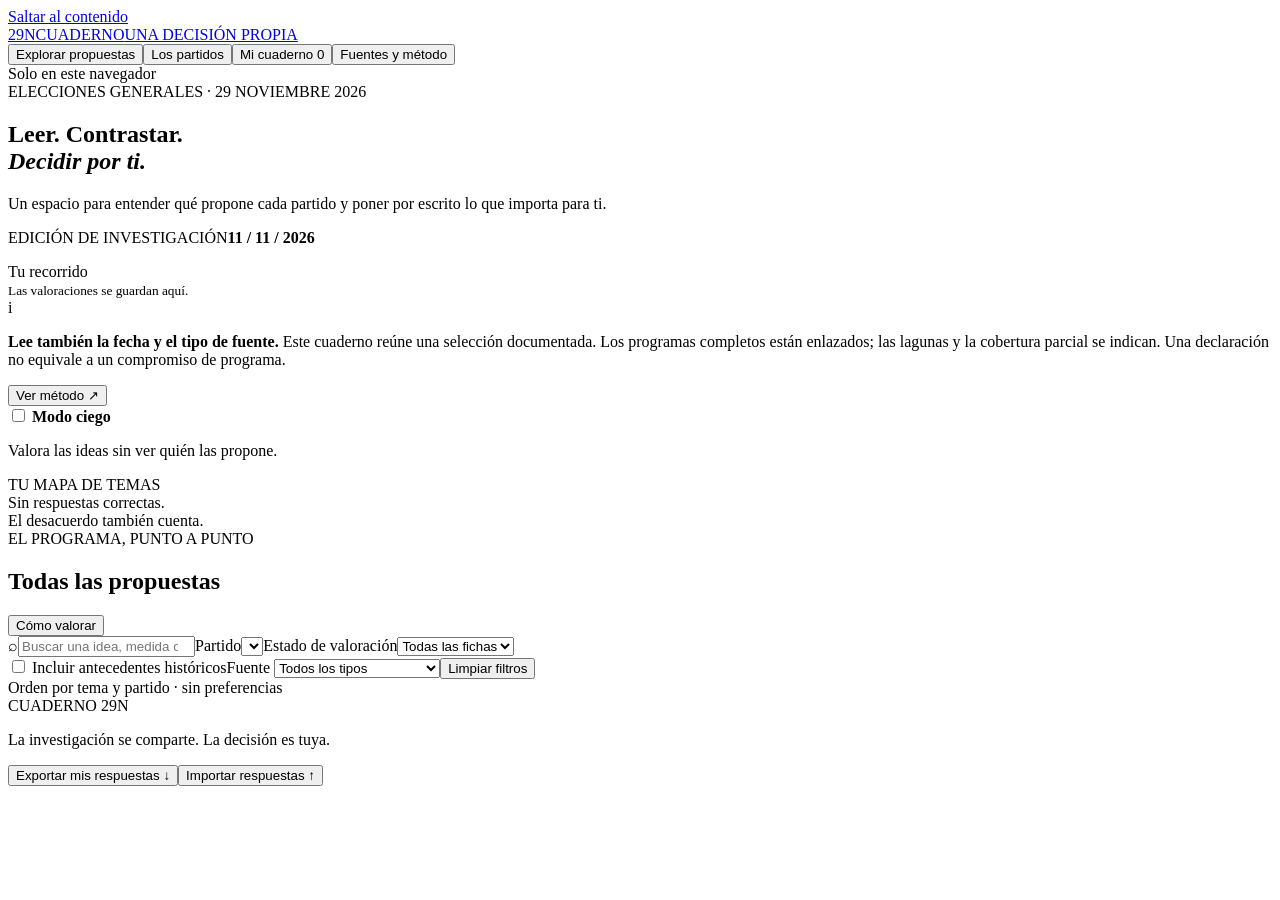
<file: src/template.html>
<!doctype html>
<html lang="es">
<head>
<meta charset="utf-8">
<meta name="viewport" content="width=device-width,initial-scale=1">
<meta name="description" content="Cuaderno personal para leer, contrastar y valorar propuestas políticas. Fuentes, fechas y valoraciones locales.">
<title>Cuaderno 29N · Una decisión propia</title>
<style>__CSS__</style>
</head>
<body>
<a class="skip" href="#content">Saltar al contenido</a>
<header class="masthead">
 <a class="brand" href="#explorar" aria-label="Cuaderno 29N, inicio"><span class="brand-mark">29<span>N</span></span><span>CUADERNO<span class="brand-sub">UNA DECISIÓN PROPIA</span></span></a>
 <nav aria-label="Navegación principal"><button data-view="explorar" class="active">Explorar propuestas</button><button data-view="partidos">Los partidos</button><button data-view="balance">Mi cuaderno <span id="nav-count">0</span></button><button data-view="fuentes">Fuentes y método</button></nav>
 <span class="local-badge"><i></i> Solo en este navegador</span>
</header>
<main id="content" tabindex="-1">
 <section class="intro"><div><div class="eyebrow">ELECCIONES GENERALES · 29 NOVIEMBRE 2026</div><h1>Leer. Contrastar.<br><em>Decidir por ti.</em></h1><p>Un espacio para entender qué propone cada partido y poner por escrito lo que importa para ti.</p></div><div class="intro-side"><span class="edition">EDICIÓN DE INVESTIGACIÓN</span><strong>11 / 11 / 2026</strong><p id="dataset-stats"></p><div class="progress-caption"><span>Tu recorrido</span><span id="progress-text"></span></div><div class="progress-track"><div id="progress-bar"></div></div><small id="save-status" role="status">Las valoraciones se guardan aquí.</small></div></section>
 <div class="research-note"><span class="note-icon">i</span><p><strong>Lee también la fecha y el tipo de fuente.</strong> Este cuaderno reúne una selección documentada. Los programas completos están enlazados; las lagunas y la cobertura parcial se indican. Una declaración no equivale a un compromiso de programa.</p><button data-view="fuentes">Ver método <span aria-hidden="true">↗</span></button></div>
 <section class="blind-toolbar" aria-label="Modo de lectura"><label><input type="checkbox" id="blind-toggle"> <strong>Modo ciego</strong></label><p id="blind-description">Valora las ideas sin ver quién las propone.</p><button id="blind-reveal" hidden>Revelar partidos y ver mi balance</button></section>
 <section id="view-explorar" class="view">
  <div class="workspace"><aside class="sidebar"><div class="eyebrow">TU MAPA DE TEMAS</div><div id="topic-list"></div><div class="sidebar-foot">Sin respuestas correctas.<br>El desacuerdo también cuenta.</div></aside><div class="reading">
   <div class="section-heading"><div><div class="eyebrow" id="section-kicker">EL PROGRAMA, PUNTO A PUNTO</div><h2 id="topic-heading">Todas las propuestas</h2></div><button class="quiet" id="help-button">Cómo valorar</button></div>
   <div class="filters"><label class="search"><span aria-hidden="true">⌕</span><input id="search" type="search" placeholder="Buscar una idea, medida o palabra…" aria-label="Buscar propuestas"></label><label><span class="sr-only">Partido</span><select id="party-filter"></select></label><label><span class="sr-only">Estado de valoración</span><select id="rating-filter"><option value="all">Todas las fichas</option><option value="unrated">Sin valorar</option><option value="rated">Valoradas</option><option value="essential">Imprescindibles</option><option value="notes">Con notas</option></select></label></div>
   <div class="filter-secondary"><label><input type="checkbox" id="history-filter"> Incluir antecedentes históricos</label><label><span>Fuente</span> <select id="kind-filter"><option value="all">Todos los tipos</option><option value="manifesto_2026">Programa 2026</option><option value="official_position">Posición oficial</option><option value="statement">Declaración</option><option value="record">Actuación documentada</option><option value="principle">Principios</option><option value="historical">Antecedente histórico</option></select></label><button id="clear-filters" class="text-button">Limpiar filtros</button></div>
   <div class="result-line"><span id="result-count" role="status"></span><span id="order-description">Orden por tema y partido · sin preferencias</span></div><div id="policy-list"></div><div id="pagination" class="pagination"></div>
  </div></div>
 </section>
 <section id="view-partidos" class="view" hidden></section>
 <section id="view-balance" class="view" hidden></section>
 <section id="view-fuentes" class="view" hidden></section>
</main>
<footer><span>CUADERNO 29N</span><p>La investigación se comparte. La decisión es tuya.</p><button id="export-button">Exportar mis respuestas ↓</button><button id="import-button">Importar respuestas ↑</button><input type="file" id="import-file" accept="application/json,.json" hidden></footer>
<dialog id="help-dialog"><form method="dialog"><button class="dialog-close" aria-label="Cerrar">×</button><div class="eyebrow">CÓMO USAR TU CUADERNO</div><h2>Dos preguntas distintas.</h2><p><strong>¿Estás de acuerdo?</strong> Valora la propuesta de −2 (muy en desacuerdo) a +2 (muy de acuerdo). El 0 expresa neutralidad o una valoración mixta. «No sé» deja la ficha sin puntuar.</p><p><strong>¿Cuánto te importa?</strong> Elige de 1 a 5. Marca «Imprescindible» si quieres tenerla siempre presente, tanto a favor como en contra. Esa marca no cambia el cálculo.</p><p>Las notas te ayudan a recordar condiciones, dudas y motivos. Abre «Fuente y contexto» para consultar el original.</p><p class="muted">Tus respuestas se guardan en este navegador. Exporta una copia antes de cambiar de equipo, navegador o ubicación del archivo. El HTML compartido no contiene tus respuestas.</p><button class="primary">Empezar a leer</button></form></dialog>
<dialog id="import-dialog"><div class="eyebrow">RECUPERAR TU CUADERNO</div><h2>Revisar la importación</h2><p id="import-description"></p><p>Se combinarán las respuestas. Cuando una ficha ya tenga una valoración, prevalecerá la del archivo importado. Las demás se conservarán.</p><div class="dialog-actions"><button id="cancel-import">Cancelar</button><button id="confirm-import" class="primary">Importar y combinar</button></div></dialog>
<div id="toast" class="toast" role="status" aria-live="polite" hidden></div>
<script id="research-data" type="application/json">__DATA__</script>
<script>__CORE__</script>
<script>__BLIND__</script>
<script>__APP__</script>
</body></html>
</file>
